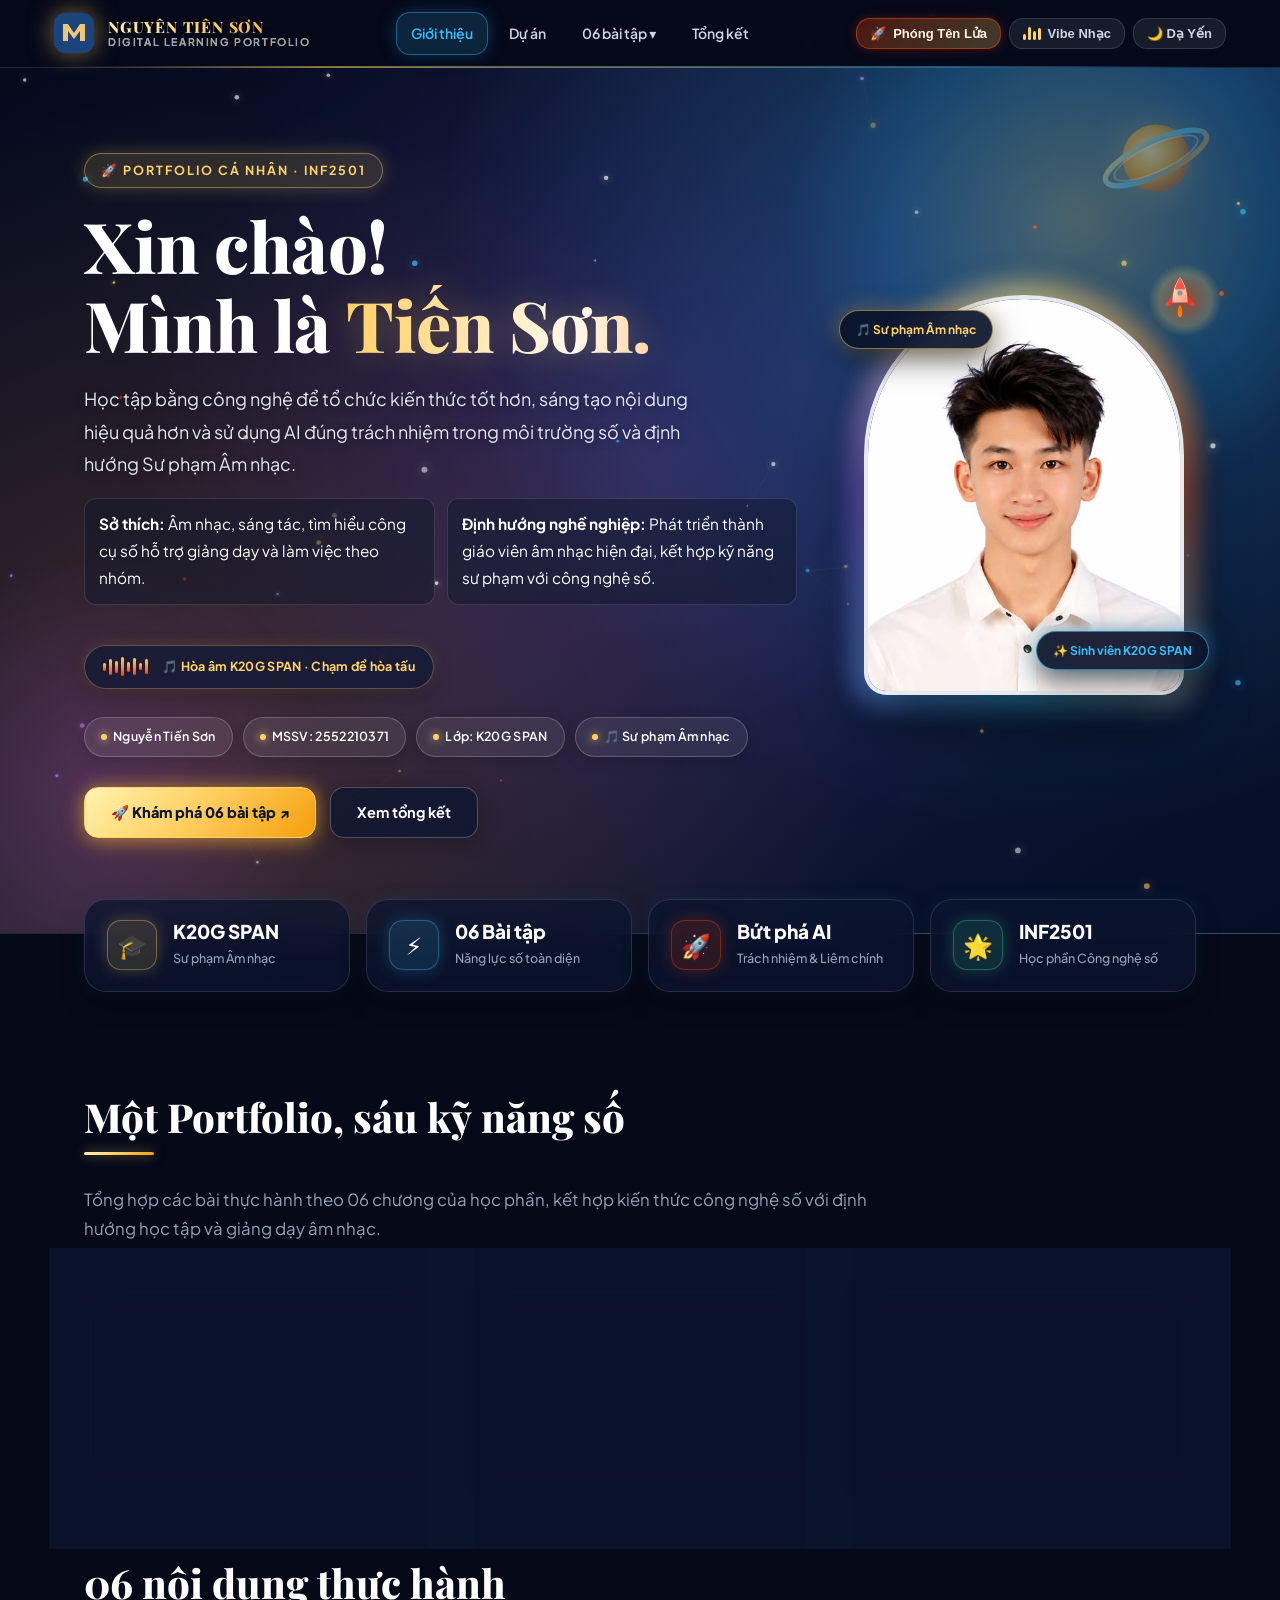
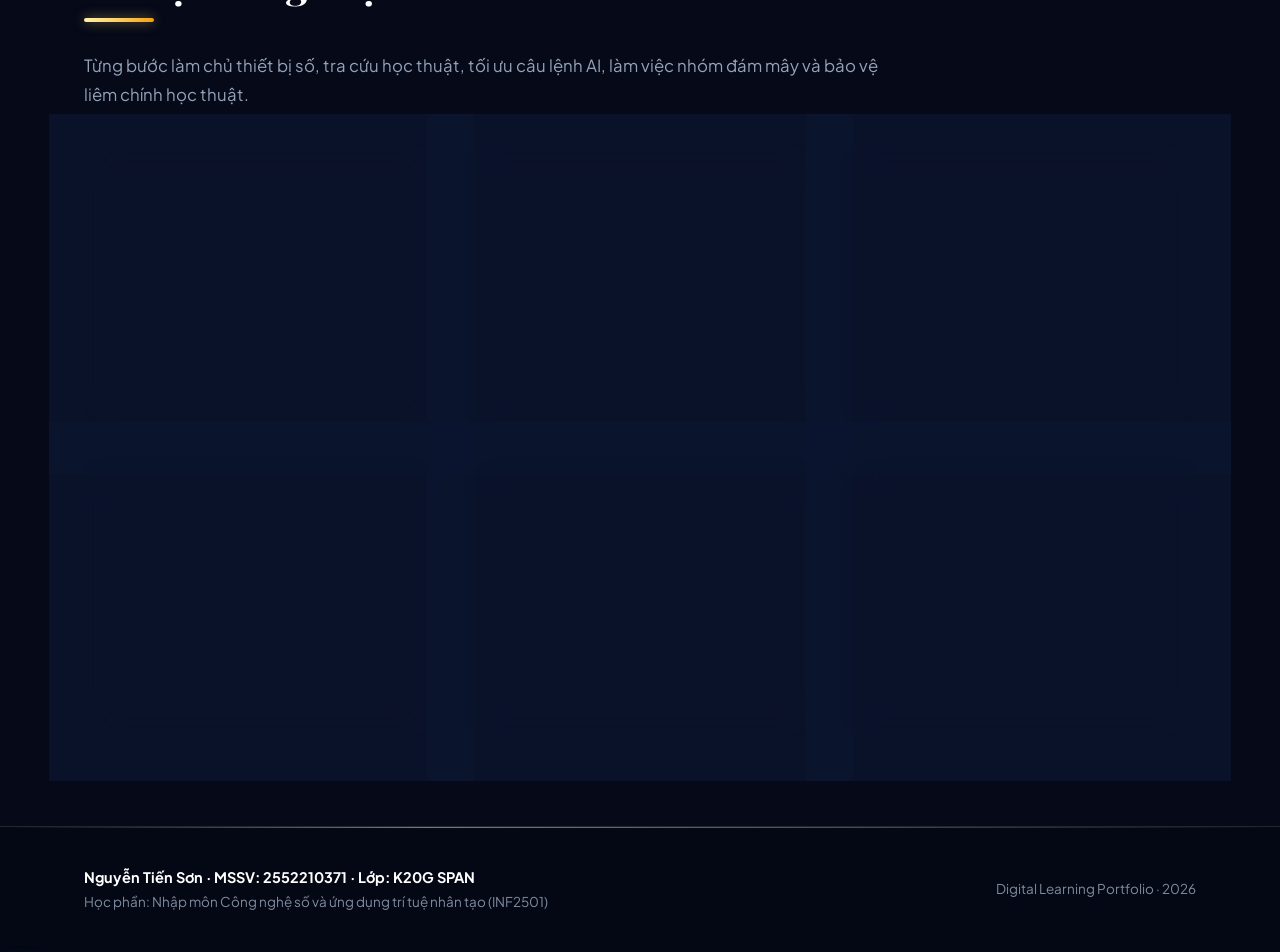
<file: index.html>
<!doctype html>
<html lang="vi" data-theme="dark">
<head>
  <meta charset="UTF-8">
  <meta name="viewport" content="width=device-width, initial-scale=1">
  <meta name="description" content="Portfolio học phần Nhập môn Công nghệ số và ứng dụng trí tuệ nhân tạo của Nguyễn Tiến Sơn, K20G SPAN.">
  <title>Giới thiệu - About Me | Nguyễn Tiến Sơn</title>
  <link rel="stylesheet" href="assets/style.css">
</head>
<body>
  <!-- Ambient Glow Backgrounds -->
  <div class="ambient-glow ambient-glow-1"></div>
  <div class="ambient-glow ambient-glow-2"></div>

  <!-- Header Navigation -->
  <header>
    <nav class="nav">
      <a class="brand" href="index.html">
        <svg viewBox="0 0 40 40" fill="none" aria-hidden="true">
          <rect width="40" height="40" rx="11" fill="#1B437C"/>
          <path d="M9 28V11h5l6 9 6-9h5v17h-5V18l-6 8-6-8v10H9z" fill="#F1C577"/>
        </svg>
        <span>NGUYỄN TIẾN SƠN<br><small>Digital learning portfolio</small></span>
      </a>
      <div class="menu">
        <a href="index.html" class="current">Giới thiệu</a>
        <a href="projects.html" class="">Dự án</a>
        <details class="">
          <summary>06 bài tập ▾</summary>
          <div class="dropdown">
            <a href="bai1.html">Bài 1 · Quản lý tệp tin</a>
            <a href="bai2.html">Bài 2 · Đánh giá nguồn học thuật</a>
            <a href="bai3.html">Bài 3 · Viết prompt hiệu quả</a>
            <a href="bai4.html">Bài 4 · Hợp tác trực tuyến</a>
            <a href="bai5.html">Bài 5 · Sáng tạo nội dung với AI</a>
            <a href="bai6.html">Bài 6 · Sử dụng AI có trách nhiệm</a>
          </div>
        </details>
        <a href="conclusion.html" class="">Tổng kết</a>
      </div>
    </nav>
  </header>

  <!-- Hero Section -->
  <main>
    <section class="hero">
      <!-- Decorative Saturn Planet -->
      <div class="cosmic-saturn">
        <svg viewBox="0 0 100 100" fill="none" xmlns="http://www.w3.org/2000/svg">
          <circle cx="50" cy="50" r="28" fill="url(#saturnGrad)" filter="drop-shadow(0 0 15px rgba(255, 209, 102, 0.4))" />
          <ellipse cx="50" cy="50" rx="46" ry="14" stroke="url(#ringGrad)" stroke-width="4.5" transform="rotate(-25 50 50)" />
          <ellipse cx="50" cy="50" rx="38" ry="11" stroke="rgba(255, 255, 255, 0.4)" stroke-width="1.5" transform="rotate(-25 50 50)" />
          <defs>
            <radialGradient id="saturnGrad" cx="40%" cy="40%" r="60%">
              <stop offset="0%" stop-color="#ffe699" />
              <stop offset="60%" stop-color="#f59e0b" />
              <stop offset="100%" stop-color="#b45309" />
            </radialGradient>
            <linearGradient id="ringGrad" x1="0" y1="0" x2="1" y2="1">
              <stop offset="0%" stop-color="#ffd166" />
              <stop offset="50%" stop-color="#38bdf8" />
              <stop offset="100%" stop-color="#ff7b00" />
            </linearGradient>
          </defs>
        </svg>
      </div>

      <div class="wrap">
        <div>
          <div class="eyebrow">🚀 Portfolio cá nhân · INF2501</div>
          <h1>Xin chào!<br>Mình là <span>Tiến Sơn.</span></h1>
          <p>Học tập bằng công nghệ để tổ chức kiến thức tốt hơn, sáng tạo nội dung hiệu quả hơn và sử dụng AI đúng trách nhiệm trong môi trường số và định hướng Sư phạm Âm nhạc.</p>

          <div style="display:grid; grid-template-columns: repeat(2, minmax(0, 1fr)); gap: 12px; margin: 18px 0 22px; font-size: 0.96rem;">
            <div style="padding: 12px 14px; border: 1px solid var(--line); border-radius: 12px; background: rgba(15, 23, 42, 0.48);">
              <strong>Sở thích:</strong> Âm nhạc, sáng tác, tìm hiểu công cụ số hỗ trợ giảng dạy và làm việc theo nhóm.
            </div>
            <div style="padding: 12px 14px; border: 1px solid var(--line); border-radius: 12px; background: rgba(15, 23, 42, 0.48);">
              <strong>Định hướng nghề nghiệp:</strong> Phát triển thành giáo viên âm nhạc hiện đại, kết hợp kỹ năng sư phạm với công nghệ số.
            </div>
          </div>

          <!-- Interactive Live Symphony Waveform -->
          <div class="hero-waveform-card" title="Nhấn để phát hòa âm Sư phạm Âm nhạc!">
            <div class="waveform-bars">
              <span class="wave-bar"></span>
              <span class="wave-bar"></span>
              <span class="wave-bar"></span>
              <span class="wave-bar"></span>
              <span class="wave-bar"></span>
              <span class="wave-bar"></span>
              <span class="wave-bar"></span>
              <span class="wave-bar"></span>
            </div>
            <span class="waveform-label">🎵 Hòa âm K20G SPAN · Chạm để hòa tấu</span>
          </div>

          <div class="pills">
            <span class="pill">Nguyễn Tiến Sơn</span>
            <span class="pill">MSSV: 2552210371</span>
            <span class="pill">Lớp: K20G SPAN</span>
            <span class="pill">🎵 Sư phạm Âm nhạc</span>
          </div>
          <div class="actions">
            <a class="btn gold" href="projects.html">🚀 Khám phá 06 bài tập ↗</a>
            <a class="btn" href="conclusion.html">Xem tổng kết</a>
          </div>
        </div>

        <div class="hero-photo-wrapper">
          <img class="hero-photo" src="assets/anh-nguyen-tien-son.png" onerror="this.src='assets/anh-nguyen-tien-son.jpg'" alt="Ảnh chân dung sinh viên Nguyễn Tiến Sơn">
          <!-- Interactive Orbiting Space Rocket -->
          <div class="hero-orbit-rocket" title="Nhấn vào tên lửa để phóng bứt phá!"></div>
          <div class="floating-badge badge-top">🎵 Sư phạm Âm nhạc</div>
          <div class="floating-badge badge-bottom">✨ Sinh viên K20G SPAN</div>
        </div>
      </div>
    </section>

    <!-- Stat Highlight Strip (3D Tilt Cards) -->
    <div class="wrap">
      <div class="stats-strip">
        <div class="stat-item">
          <div class="stat-icon">🎓</div>
          <div class="stat-content">
            <strong>K20G SPAN</strong>
            <span>Sư phạm Âm nhạc</span>
          </div>
        </div>
        <div class="stat-item">
          <div class="stat-icon">⚡</div>
          <div class="stat-content">
            <strong>06 Bài tập</strong>
            <span>Năng lực số toàn diện</span>
          </div>
        </div>
        <div class="stat-item">
          <div class="stat-icon">🚀</div>
          <div class="stat-content">
            <strong>Bứt phá AI</strong>
            <span>Trách nhiệm & Liêm chính</span>
          </div>
        </div>
        <div class="stat-item">
          <div class="stat-icon">🌟</div>
          <div class="stat-content">
            <strong>INF2501</strong>
            <span>Học phần Công nghệ số</span>
          </div>
        </div>
      </div>
    </div>

    <!-- Main Section -->
    <section class="main">
      <div class="wrap">
        <h2 class="section-title">Một Portfolio, sáu kỹ năng số</h2>
        <p class="section-intro">Tổng hợp các bài thực hành theo 06 chương của học phần, kết hợp kiến thức công nghệ số với định hướng học tập và giảng dạy âm nhạc.</p>
        
        <div class="grid">
          <article class="card">
            <div class="tag">01 · Giới thiệu</div>
            <h2>Về bản thân</h2>
            <p>Mình là Nguyễn Tiến Sơn, sinh viên lớp K20G SPAN, định hướng ngành Sư phạm Âm nhạc. Mình quan tâm đến việc kết hợp âm nhạc, phương pháp giảng dạy và các công cụ số.</p>
          </article>
          <article class="card">
            <div class="tag">02 · Mục tiêu học tập</div>
            <h2>Học để ứng dụng</h2>
            <p>Biết tổ chức học liệu khoa học, tìm kiếm nguồn đáng tin cậy, viết yêu cầu rõ ràng cho AI, cộng tác hiệu quả và tôn trọng bản quyền.</p>
          </article>
          <article class="card">
            <div class="tag">03 · Mục tiêu Portfolio</div>
            <h2>Lưu trữ và chia sẻ</h2>
            <p>Xây dựng nơi tập hợp những sản phẩm học tập có thể truy cập dễ dàng, giúp tự đánh giá tiến bộ và phát triển hồ sơ năng lực cá nhân.</p>
          </article>
        </div>

        <section style="margin-top:55px">
          <h2 class="section-title">06 nội dung thực hành</h2>
          <p class="section-intro">Từng bước làm chủ thiết bị số, tra cứu học thuật, tối ưu câu lệnh AI, làm việc nhóm đám mây và bảo vệ liêm chính học thuật.</p>
          
          <div class="grid">
            <article class="card">
              <div class="n">01</div>
              <div class="tag">Chương 1 · Máy tính và các thiết bị ngoại vi</div>
              <h3>Quản lý tệp tin</h3>
              <p>Thao tác cơ bản với tệp tin và thư mục, thiết lập cây lưu trữ học phần khoa học và sao lưu an toàn.</p>
              <div class="foot"><a href="bai1.html">Xem chi tiết →</a></div>
            </article>

            <article class="card">
              <div class="n">02</div>
              <div class="tag">Chương 2 · Khai thác dữ liệu và thông tin</div>
              <h3>Đánh giá nguồn học thuật</h3>
              <p>Tìm kiếm và đánh giá thông tin học thuật bằng toán tử nâng cao, đối chiếu tài liệu chuẩn quốc tế.</p>
              <div class="foot"><a href="bai2.html">Xem chi tiết →</a></div>
            </article>

            <article class="card">
              <div class="n">03</div>
              <div class="tag">Chương 3 · Tổng quan về trí tuệ nhân tạo</div>
              <h3>Viết prompt hiệu quả</h3>
              <p>Viết Prompt hiệu quả cho các tác vụ học tập, xác định rõ vai trò, bối cảnh, tiêu chí và định dạng.</p>
              <div class="foot"><a href="bai3.html">Xem chi tiết →</a></div>
            </article>

            <article class="card">
              <div class="n">04</div>
              <div class="tag">Chương 4 · Giao tiếp và hợp tác trong môi trường số</div>
              <h3>Hợp tác trực tuyến</h3>
              <p>Sử dụng công cụ hợp tác trực tuyến cho dự án nhóm, phân bổ trách nhiệm và quản lý tiến độ khoa học.</p>
              <div class="foot"><a href="bai4.html">Xem chi tiết →</a></div>
            </article>

            <article class="card">
              <div class="n">05</div>
              <div class="tag">Chương 5 · Sáng tạo nội dung số</div>
              <h3>Sáng tạo nội dung với AI</h3>
              <p>Sử dụng AI tạo sinh để hỗ trợ sáng tạo nội dung, xuất bản bài viết số với thông điệp học tập chủ động.</p>
              <div class="foot"><a href="bai5.html">Xem chi tiết →</a></div>
            </article>

            <article class="card">
              <div class="n">06</div>
              <div class="tag">Chương 6 · An toàn và liêm chính học thuật</div>
              <h3>Sử dụng AI có trách nhiệm</h3>
              <p>Sử dụng AI có trách nhiệm trong học tập và nghiên cứu, thiết lập bộ 08 nguyên tắc chuẩn mực.</p>
              <div class="foot"><a href="bai6.html">Xem chi tiết →</a></div>
            </article>
          </div>
        </section>
      </div>
    </section>
  </main>

  <!-- Footer -->
  <footer>
    <div class="wrap">
      <div>
        <strong>Nguyễn Tiến Sơn · MSSV: 2552210371 · Lớp: K20G SPAN</strong><br>
        <span class="footer-note">Học phần: Nhập môn Công nghệ số và ứng dụng trí tuệ nhân tạo (INF2501)</span>
      </div>
      <div class="footer-note">Digital Learning Portfolio · 2026</div>
    </div>
  </footer>

  <script src="assets/app.js"></script>
</body>
</html>
</file>
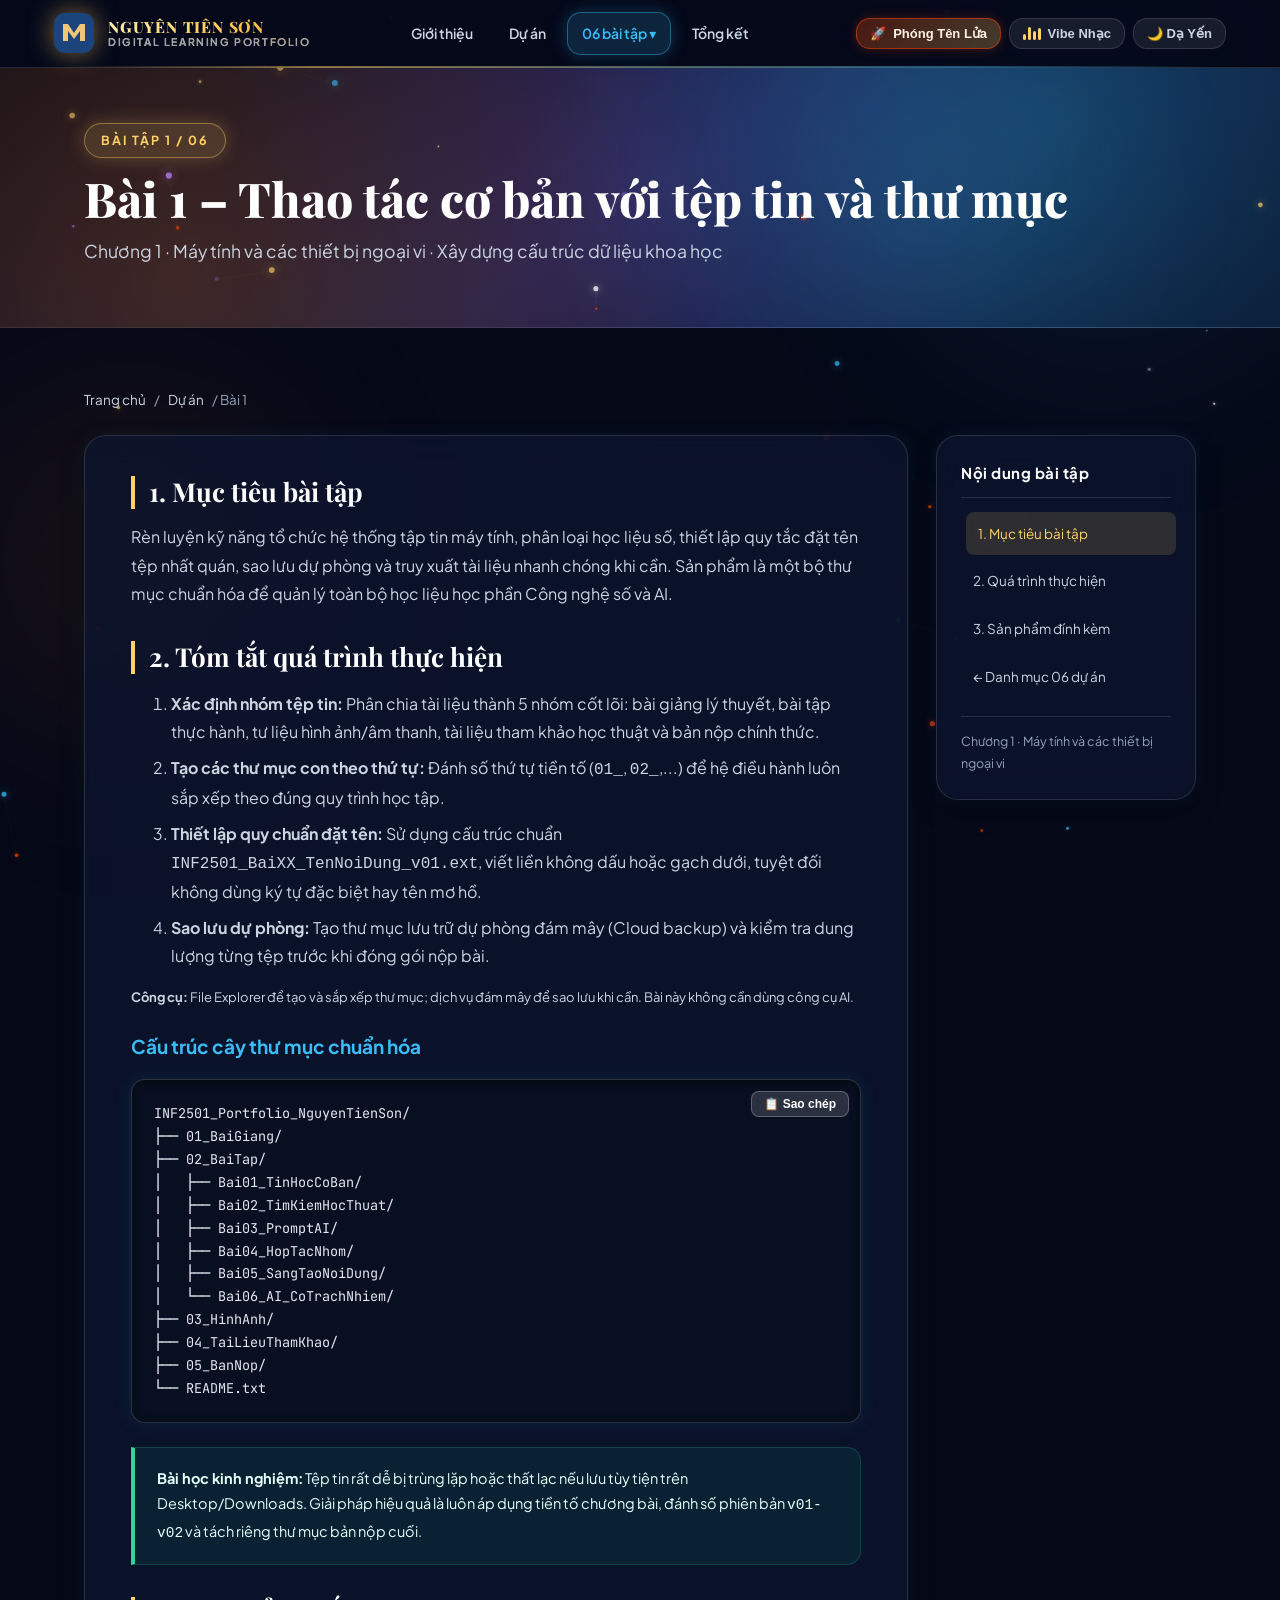
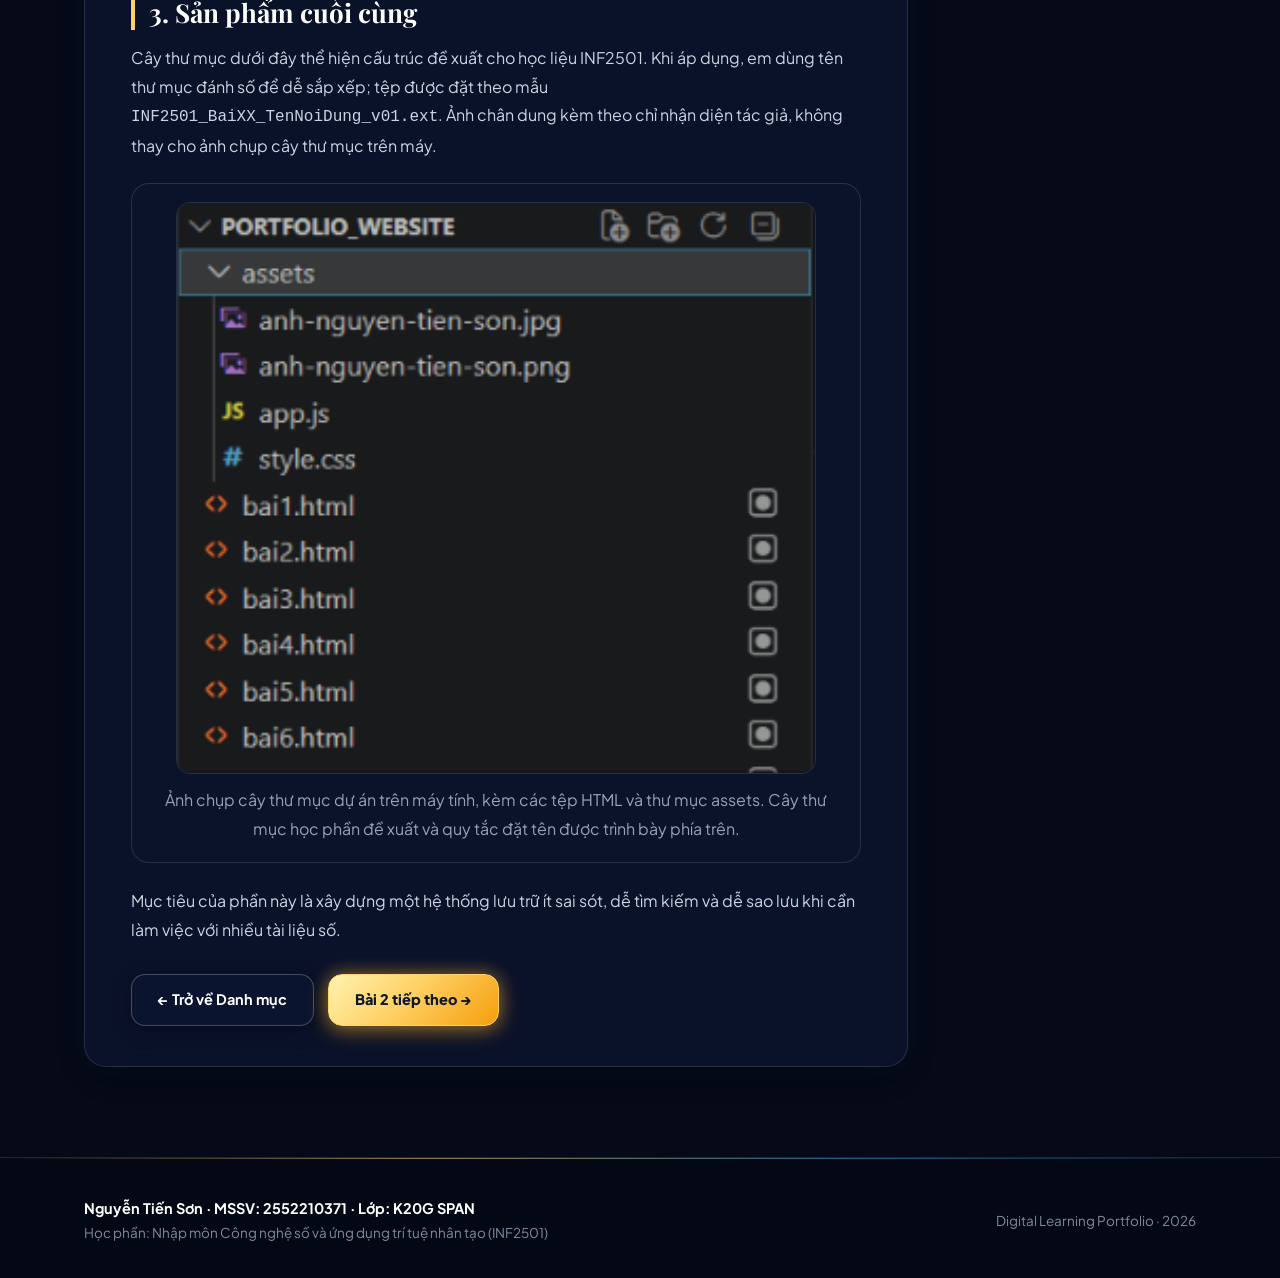
<file: bai1.html>
<!doctype html>
<html lang="vi" data-theme="dark">
<head>
  <meta charset="UTF-8">
  <meta name="viewport" content="width=device-width, initial-scale=1">
  <meta name="description" content="Portfolio học phần Nhập môn Công nghệ số và ứng dụng trí tuệ nhân tạo của Nguyễn Tiến Sơn, K20G SPAN.">
  <title>Bài 1 – Thao tác cơ bản với tệp tin và thư mục | Nguyễn Tiến Sơn</title>
  <link rel="stylesheet" href="assets/style.css">
</head>
<body>
  <!-- Ambient Glow Backgrounds -->
  <div class="ambient-glow ambient-glow-1"></div>
  <div class="ambient-glow ambient-glow-2"></div>

  <!-- Header Navigation -->
  <header>
    <nav class="nav">
      <a class="brand" href="index.html">
        <svg viewBox="0 0 40 40" fill="none" aria-hidden="true">
          <rect width="40" height="40" rx="11" fill="#1B437C"/>
          <path d="M9 28V11h5l6 9 6-9h5v17h-5V18l-6 8-6-8v10H9z" fill="#F1C577"/>
        </svg>
        <span>NGUYỄN TIẾN SƠN<br><small>Digital learning portfolio</small></span>
      </a>
      <div class="menu">
        <a href="index.html" class="">Giới thiệu</a>
        <a href="projects.html" class="">Dự án</a>
        <details class="current">
          <summary>06 bài tập ▾</summary>
          <div class="dropdown">
            <a href="bai1.html">Bài 1 · Quản lý tệp tin</a>
            <a href="bai2.html">Bài 2 · Đánh giá nguồn học thuật</a>
            <a href="bai3.html">Bài 3 · Viết prompt hiệu quả</a>
            <a href="bai4.html">Bài 4 · Hợp tác trực tuyến</a>
            <a href="bai5.html">Bài 5 · Sáng tạo nội dung với AI</a>
            <a href="bai6.html">Bài 6 · Sử dụng AI có trách nhiệm</a>
          </div>
        </details>
        <a href="conclusion.html" class="">Tổng kết</a>
      </div>
    </nav>
  </header>

  <main>
    <!-- Page Header -->
    <section class="pagehead">
      <div class="wrap">
        <div class="eyebrow">Bài tập 1 / 06</div>
        <h1>Bài 1 – Thao tác cơ bản với tệp tin và thư mục</h1>
        <p>Chương 1 · Máy tính và các thiết bị ngoại vi · Xây dựng cấu trúc dữ liệu khoa học</p>
      </div>
    </section>

    <!-- Main Content -->
    <section class="main">
      <div class="wrap">
        <div class="crumb">
          <a href="index.html">Trang chủ</a> / <a href="projects.html">Dự án</a> / Bài 1
        </div>
        
        <div class="content-shell">
          <article class="content">
            <h2 id="muctieu">1. Mục tiêu bài tập</h2>
            <p>Rèn luyện kỹ năng tổ chức hệ thống tập tin máy tính, phân loại học liệu số, thiết lập quy tắc đặt tên tệp nhất quán, sao lưu dự phòng và truy xuất tài liệu nhanh chóng khi cần. Sản phẩm là một bộ thư mục chuẩn hóa để quản lý toàn bộ học liệu học phần Công nghệ số và AI.</p>

            <h2 id="quatrinh">2. Tóm tắt quá trình thực hiện</h2>
            <ol>
              <li><strong>Xác định nhóm tệp tin:</strong> Phân chia tài liệu thành 5 nhóm cốt lõi: bài giảng lý thuyết, bài tập thực hành, tư liệu hình ảnh/âm thanh, tài liệu tham khảo học thuật và bản nộp chính thức.</li>
              <li><strong>Tạo các thư mục con theo thứ tự:</strong> Đánh số thứ tự tiền tố (<code>01_</code>, <code>02_</code>,...) để hệ điều hành luôn sắp xếp theo đúng quy trình học tập.</li>
              <li><strong>Thiết lập quy chuẩn đặt tên:</strong> Sử dụng cấu trúc chuẩn <code>INF2501_BaiXX_TenNoiDung_v01.ext</code>, viết liền không dấu hoặc gạch dưới, tuyệt đối không dùng ký tự đặc biệt hay tên mơ hồ.</li>
              <li><strong>Sao lưu dự phòng:</strong> Tạo thư mục lưu trữ dự phòng đám mây (Cloud backup) và kiểm tra dung lượng từng tệp trước khi đóng gói nộp bài.</li>
            </ol>
            <p class="small"><strong>Công cụ:</strong> File Explorer để tạo và sắp xếp thư mục; dịch vụ đám mây để sao lưu khi cần. Bài này không cần dùng công cụ AI.</p>

            <h3>Cấu trúc cây thư mục chuẩn hóa</h3>
            <pre>INF2501_Portfolio_NguyenTienSon/
├── 01_BaiGiang/
├── 02_BaiTap/
│   ├── Bai01_TinHocCoBan/
│   ├── Bai02_TimKiemHocThuat/
│   ├── Bai03_PromptAI/
│   ├── Bai04_HopTacNhom/
│   ├── Bai05_SangTaoNoiDung/
│   └── Bai06_AI_CoTrachNhiem/
├── 03_HinhAnh/
├── 04_TaiLieuThamKhao/
├── 05_BanNop/
└── README.txt</pre>

            <div class="note">
              <strong>Bài học kinh nghiệm:</strong> Tệp tin rất dễ bị trùng lặp hoặc thất lạc nếu lưu tùy tiện trên Desktop/Downloads. Giải pháp hiệu quả là luôn áp dụng tiền tố chương bài, đánh số phiên bản <code>v01-v02</code> và tách riêng thư mục bản nộp cuối.
            </div>

            <h2 id="sanpham">3. Sản phẩm cuối cùng</h2>
            <p>Cây thư mục dưới đây thể hiện cấu trúc đề xuất cho học liệu INF2501. Khi áp dụng, em dùng tên thư mục đánh số để dễ sắp xếp; tệp được đặt theo mẫu <code>INF2501_BaiXX_TenNoiDung_v01.ext</code>. Ảnh chân dung kèm theo chỉ nhận diện tác giả, không thay cho ảnh chụp cây thư mục trên máy.</p>

            <div style="margin: 22px 0; padding: 18px; border: 1px solid var(--line); border-radius: 18px; background: rgba(15, 23, 42, 0.45);">
              <img src="assets/image.png" alt="Ảnh chụp cây thư mục và các tệp trong dự án Portfolio_Website" style="width: 100%; max-width: 640px; display: block; margin: 0 auto 12px; border-radius: 14px; border: 1px solid rgba(255,255,255,0.12);">
              <p style="margin: 0; text-align: center; color: var(--text-muted);">Ảnh chụp cây thư mục dự án trên máy tính, kèm các tệp HTML và thư mục assets. Cây thư mục học phần đề xuất và quy tắc đặt tên được trình bày phía trên.</p>
            </div>

            <p style="margin: 24px 0;">Mục tiêu của phần này là xây dựng một hệ thống lưu trữ ít sai sót, dễ tìm kiếm và dễ sao lưu khi cần làm việc với nhiều tài liệu số.</p>

            <div class="actions">
              <a class="btn" href="projects.html">← Trở về Danh mục</a>
              <a class="btn gold" href="bai2.html">Bài 2 tiếp theo →</a>
            </div>
          </article>

          <!-- Sticky Sidebar -->
          <aside class="side">
            <strong>Nội dung bài tập</strong>
            <a href="#muctieu">1. Mục tiêu bài tập</a>
            <a href="#quatrinh">2. Quá trình thực hiện</a>
            <a href="#sanpham">3. Sản phẩm đính kèm</a>
            <a href="projects.html">← Danh mục 06 dự án</a>
            <div style="margin-top:18px; padding-top:14px; border-top:1px solid var(--line); color:var(--text-muted); font-size:12.5px;">
              Chương 1 · Máy tính và các thiết bị ngoại vi
            </div>
          </aside>
        </div>
      </div>
    </section>
  </main>

  <!-- Footer -->
  <footer>
    <div class="wrap">
      <div>
        <strong>Nguyễn Tiến Sơn · MSSV: 2552210371 · Lớp: K20G SPAN</strong><br>
        <span class="footer-note">Học phần: Nhập môn Công nghệ số và ứng dụng trí tuệ nhân tạo (INF2501)</span>
      </div>
      <div class="footer-note">Digital Learning Portfolio · 2026</div>
    </div>
  </footer>

  <script src="assets/app.js"></script>
</body>
</html>
</file>
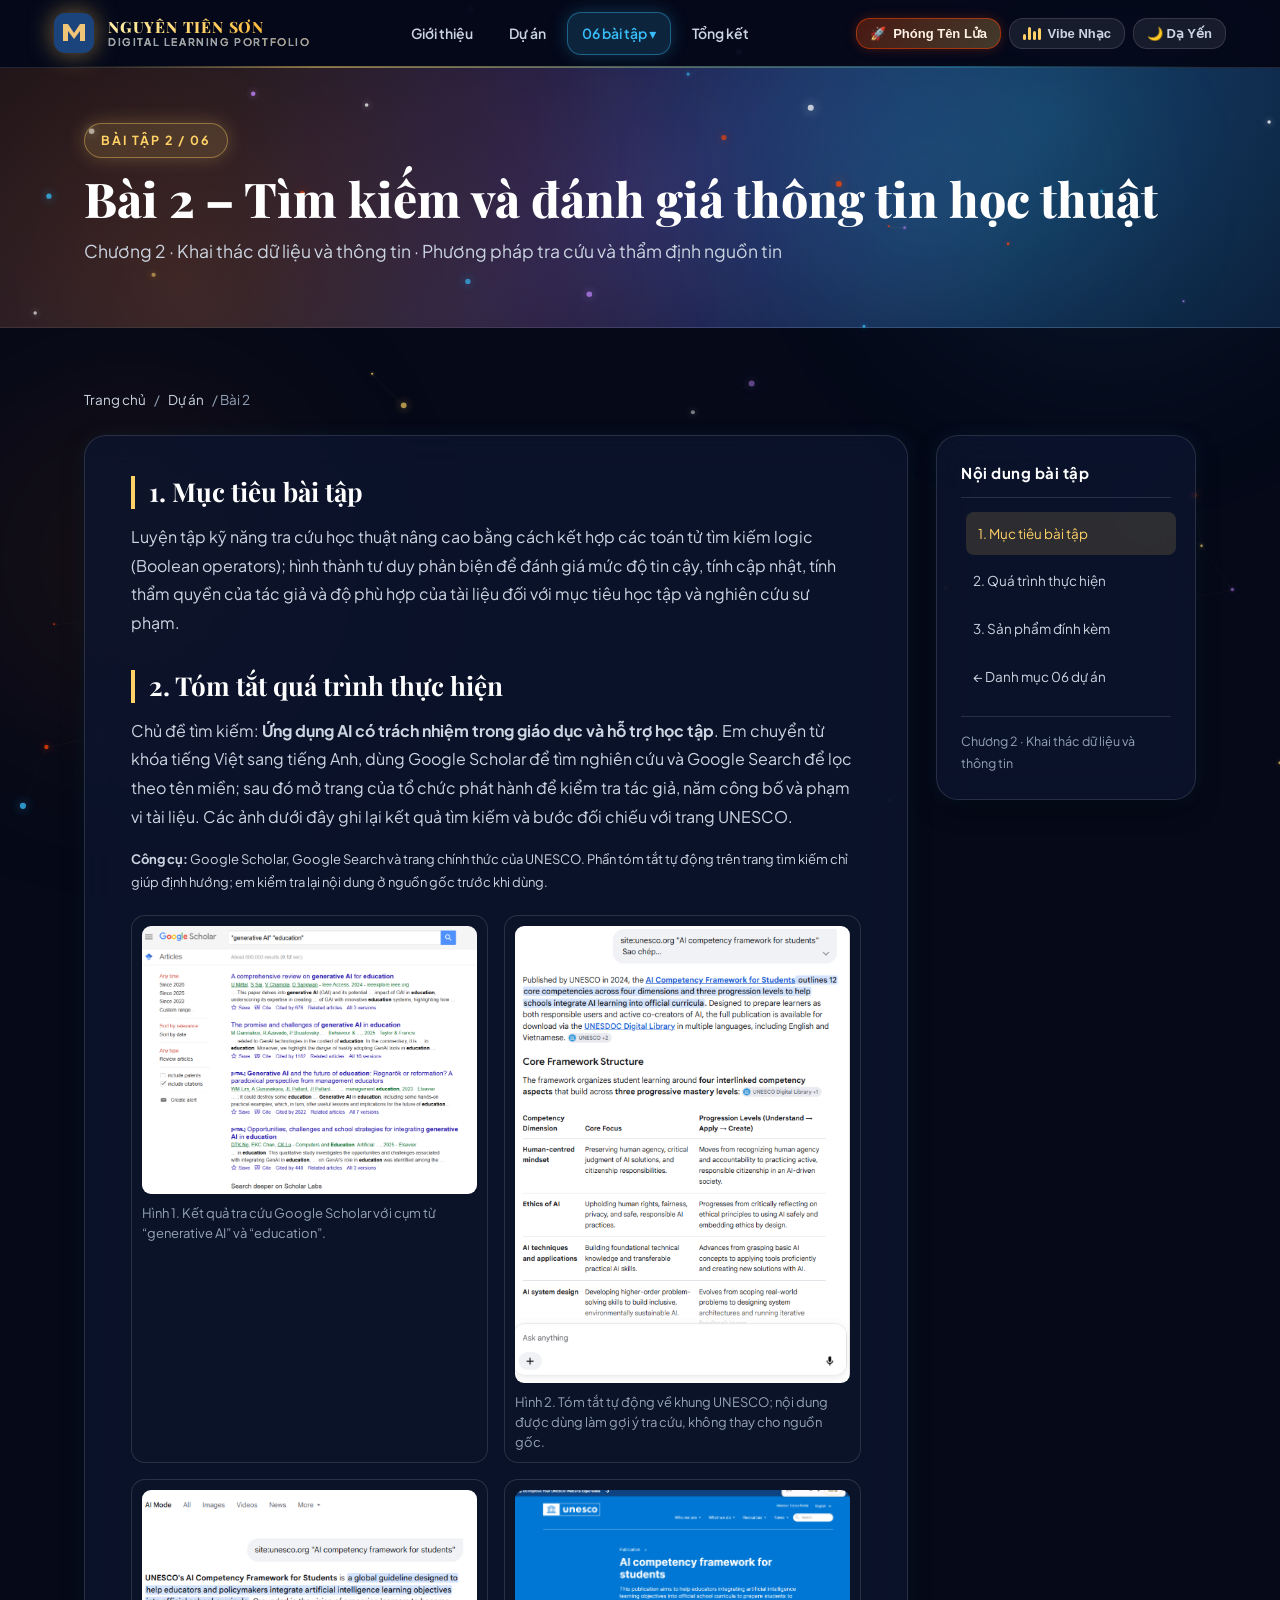
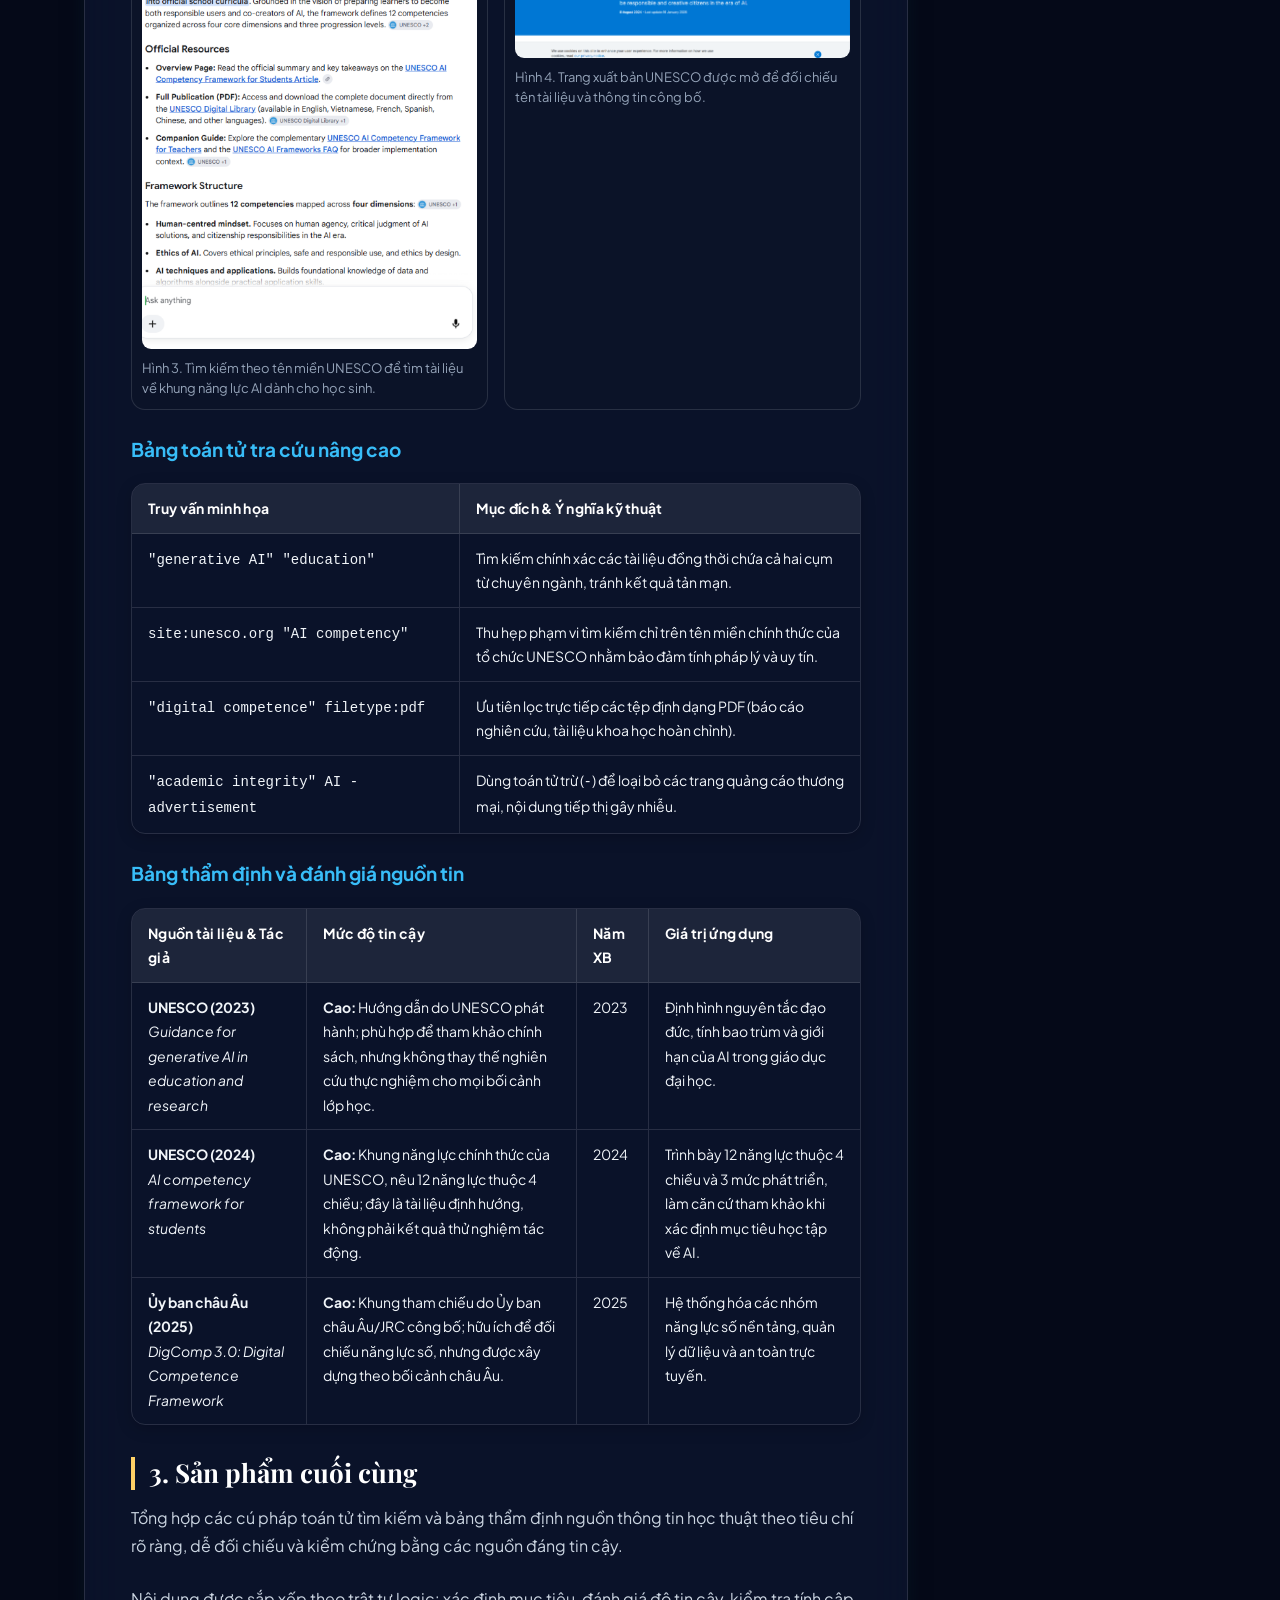
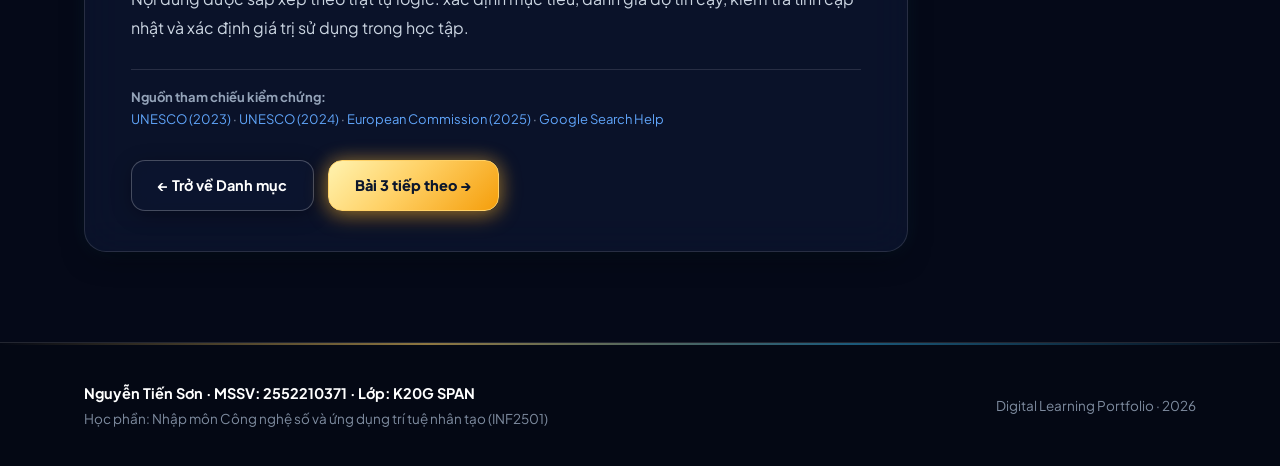
<file: bai2.html>
<!doctype html>
<html lang="vi" data-theme="dark">
<head>
  <meta charset="UTF-8">
  <meta name="viewport" content="width=device-width, initial-scale=1">
  <meta name="description" content="Portfolio học phần Nhập môn Công nghệ số và ứng dụng trí tuệ nhân tạo của Nguyễn Tiến Sơn, K20G SPAN.">
  <title>Bài 2 – Tìm kiếm và đánh giá thông tin học thuật | Nguyễn Tiến Sơn</title>
  <link rel="stylesheet" href="assets/style.css">
</head>
<body>
  <!-- Ambient Glow Backgrounds -->
  <div class="ambient-glow ambient-glow-1"></div>
  <div class="ambient-glow ambient-glow-2"></div>

  <!-- Header Navigation -->
  <header>
    <nav class="nav">
      <a class="brand" href="index.html">
        <svg viewBox="0 0 40 40" fill="none" aria-hidden="true">
          <rect width="40" height="40" rx="11" fill="#1B437C"/>
          <path d="M9 28V11h5l6 9 6-9h5v17h-5V18l-6 8-6-8v10H9z" fill="#F1C577"/>
        </svg>
        <span>NGUYỄN TIẾN SƠN<br><small>Digital learning portfolio</small></span>
      </a>
      <div class="menu">
        <a href="index.html" class="">Giới thiệu</a>
        <a href="projects.html" class="">Dự án</a>
        <details class="current">
          <summary>06 bài tập ▾</summary>
          <div class="dropdown">
            <a href="bai1.html">Bài 1 · Quản lý tệp tin</a>
            <a href="bai2.html">Bài 2 · Đánh giá nguồn học thuật</a>
            <a href="bai3.html">Bài 3 · Viết prompt hiệu quả</a>
            <a href="bai4.html">Bài 4 · Hợp tác trực tuyến</a>
            <a href="bai5.html">Bài 5 · Sáng tạo nội dung với AI</a>
            <a href="bai6.html">Bài 6 · Sử dụng AI có trách nhiệm</a>
          </div>
        </details>
        <a href="conclusion.html" class="">Tổng kết</a>
      </div>
    </nav>
  </header>

  <main>
    <!-- Page Header -->
    <section class="pagehead">
      <div class="wrap">
        <div class="eyebrow">Bài tập 2 / 06</div>
        <h1>Bài 2 – Tìm kiếm và đánh giá thông tin học thuật</h1>
        <p>Chương 2 · Khai thác dữ liệu và thông tin · Phương pháp tra cứu và thẩm định nguồn tin</p>
      </div>
    </section>

    <!-- Main Content -->
    <section class="main">
      <div class="wrap">
        <div class="crumb">
          <a href="index.html">Trang chủ</a> / <a href="projects.html">Dự án</a> / Bài 2
        </div>
        
        <div class="content-shell">
          <article class="content">
            <h2 id="muctieu">1. Mục tiêu bài tập</h2>
            <p>Luyện tập kỹ năng tra cứu học thuật nâng cao bằng cách kết hợp các toán tử tìm kiếm logic (Boolean operators); hình thành tư duy phản biện để đánh giá mức độ tin cậy, tính cập nhật, tính thẩm quyền của tác giả và độ phù hợp của tài liệu đối với mục tiêu học tập và nghiên cứu sư phạm.</p>

            <h2 id="quatrinh">2. Tóm tắt quá trình thực hiện</h2>
            <p>Chủ đề tìm kiếm: <strong>Ứng dụng AI có trách nhiệm trong giáo dục và hỗ trợ học tập</strong>. Em chuyển từ khóa tiếng Việt sang tiếng Anh, dùng Google Scholar để tìm nghiên cứu và Google Search để lọc theo tên miền; sau đó mở trang của tổ chức phát hành để kiểm tra tác giả, năm công bố và phạm vi tài liệu. Các ảnh dưới đây ghi lại kết quả tìm kiếm và bước đối chiếu với trang UNESCO.</p>
            <p class="small"><strong>Công cụ:</strong> Google Scholar, Google Search và trang chính thức của UNESCO. Phần tóm tắt tự động trên trang tìm kiếm chỉ giúp định hướng; em kiểm tra lại nội dung ở nguồn gốc trước khi dùng.</p>

            <div class="evidence-gallery" aria-label="Minh chứng tra cứu và đối chiếu nguồn tin">
              <figure><img src="assets/bai2/google-scholar-search.png" alt="Kết quả Google Scholar với truy vấn generative AI education"><figcaption>Hình 1. Kết quả tra cứu Google Scholar với cụm từ “generative AI” và “education”.</figcaption></figure>
              <figure><img src="assets/bai2/unesco-ai-framework-summary.png" alt="Tóm tắt khung năng lực AI UNESCO trong trang tìm kiếm"><figcaption>Hình 2. Tóm tắt tự động về khung UNESCO; nội dung được dùng làm gợi ý tra cứu, không thay cho nguồn gốc.</figcaption></figure>
              <figure><img src="assets/bai2/unesco-framework-search.png" alt="Kết quả tìm kiếm về khung năng lực AI UNESCO"><figcaption>Hình 3. Tìm kiếm theo tên miền UNESCO để tìm tài liệu về khung năng lực AI dành cho học sinh.</figcaption></figure>
              <figure><img src="assets/bai2/unesco-official-page.png" alt="Trang xuất bản chính thức của UNESCO về khung năng lực AI cho học sinh"><figcaption>Hình 4. Trang xuất bản UNESCO được mở để đối chiếu tên tài liệu và thông tin công bố.</figcaption></figure>
            </div>

            <h3>Bảng toán tử tra cứu nâng cao</h3>
            <table>
              <thead>
                <tr>
                  <th style="width: 45%;">Truy vấn minh họa</th>
                  <th>Mục đích & Ý nghĩa kỹ thuật</th>
                </tr>
              </thead>
              <tbody>
                <tr>
                  <td><code>"generative AI" "education"</code></td>
                  <td>Tìm kiếm chính xác các tài liệu đồng thời chứa cả hai cụm từ chuyên ngành, tránh kết quả tản mạn.</td>
                </tr>
                <tr>
                  <td><code>site:unesco.org "AI competency"</code></td>
                  <td>Thu hẹp phạm vi tìm kiếm chỉ trên tên miền chính thức của tổ chức UNESCO nhằm bảo đảm tính pháp lý và uy tín.</td>
                </tr>
                <tr>
                  <td><code>"digital competence" filetype:pdf</code></td>
                  <td>Ưu tiên lọc trực tiếp các tệp định dạng PDF (báo cáo nghiên cứu, tài liệu khoa học hoàn chỉnh).</td>
                </tr>
                <tr>
                  <td><code>"academic integrity" AI -advertisement</code></td>
                  <td>Dùng toán tử trừ (<code>-</code>) để loại bỏ các trang quảng cáo thương mại, nội dung tiếp thị gây nhiễu.</td>
                </tr>
              </tbody>
            </table>

            <h3>Bảng thẩm định và đánh giá nguồn tin</h3>
            <table>
              <thead>
                <tr>
                  <th>Nguồn tài liệu & Tác giả</th>
                  <th>Mức độ tin cậy</th>
                  <th>Năm XB</th>
                  <th>Giá trị ứng dụng</th>
                </tr>
              </thead>
              <tbody>
                <tr>
                  <td><strong>UNESCO (2023)</strong><br><em>Guidance for generative AI in education and research</em></td>
                  <td><strong>Cao:</strong> Hướng dẫn do UNESCO phát hành; phù hợp để tham khảo chính sách, nhưng không thay thế nghiên cứu thực nghiệm cho mọi bối cảnh lớp học.</td>
                  <td>2023</td>
                  <td>Định hình nguyên tắc đạo đức, tính bao trùm và giới hạn của AI trong giáo dục đại học.</td>
                </tr>
                <tr>
                  <td><strong>UNESCO (2024)</strong><br><em>AI competency framework for students</em></td>
                  <td><strong>Cao:</strong> Khung năng lực chính thức của UNESCO, nêu 12 năng lực thuộc 4 chiều; đây là tài liệu định hướng, không phải kết quả thử nghiệm tác động.</td>
                  <td>2024</td>
                  <td>Trình bày 12 năng lực thuộc 4 chiều và 3 mức phát triển, làm căn cứ tham khảo khi xác định mục tiêu học tập về AI.</td>
                </tr>
                <tr>
                  <td><strong>Ủy ban châu Âu (2025)</strong><br><em>DigComp 3.0: Digital Competence Framework</em></td>
                  <td><strong>Cao:</strong> Khung tham chiếu do Ủy ban châu Âu/JRC công bố; hữu ích để đối chiếu năng lực số, nhưng được xây dựng theo bối cảnh châu Âu.</td>
                  <td>2025</td>
                  <td>Hệ thống hóa các nhóm năng lực số nền tảng, quản lý dữ liệu và an toàn trực tuyến.</td>
                </tr>
              </tbody>
            </table>

            <h2 id="sanpham">3. Sản phẩm cuối cùng</h2>
            <p>Tổng hợp các cú pháp toán tử tìm kiếm và bảng thẩm định nguồn thông tin học thuật theo tiêu chí rõ ràng, dễ đối chiếu và kiểm chứng bằng các nguồn đáng tin cậy.</p>

            <p style="margin: 24px 0;">Nội dung được sắp xếp theo trật tự logic: xác định mục tiêu, đánh giá độ tin cậy, kiểm tra tính cập nhật và xác định giá trị sử dụng trong học tập.</p>

            <div class="refs">
              <strong>Nguồn tham chiếu kiểm chứng:</strong><br>
              <a href="https://www.unesco.org/en/articles/guidance-generative-ai-education-and-research" target="_blank" rel="noopener">UNESCO (2023)</a> · 
              <a href="https://www.unesco.org/en/articles/ai-competency-framework-students" target="_blank" rel="noopener">UNESCO (2024)</a> · 
              <a href="https://joint-research-centre.ec.europa.eu/scientific-activities/key-competences-lifelong-learning/digital-competence-framework-digcomp/all-editions-digcomp-and-related-jrc-publications_en" target="_blank" rel="noopener">European Commission (2025)</a> · 
              <a href="https://support.google.com/websearch/answer/2466433" target="_blank" rel="noopener">Google Search Help</a>
            </div>

            <div class="actions">
              <a class="btn" href="projects.html">← Trở về Danh mục</a>
              <a class="btn gold" href="bai3.html">Bài 3 tiếp theo →</a>
            </div>
          </article>

          <!-- Sticky Sidebar -->
          <aside class="side">
            <strong>Nội dung bài tập</strong>
            <a href="#muctieu">1. Mục tiêu bài tập</a>
            <a href="#quatrinh">2. Quá trình thực hiện</a>
            <a href="#sanpham">3. Sản phẩm đính kèm</a>
            <a href="projects.html">← Danh mục 06 dự án</a>
            <div style="margin-top:18px; padding-top:14px; border-top:1px solid var(--line); color:var(--text-muted); font-size:12.5px;">
              Chương 2 · Khai thác dữ liệu và thông tin
            </div>
          </aside>
        </div>
      </div>
    </section>
  </main>

  <!-- Footer -->
  <footer>
    <div class="wrap">
      <div>
        <strong>Nguyễn Tiến Sơn · MSSV: 2552210371 · Lớp: K20G SPAN</strong><br>
        <span class="footer-note">Học phần: Nhập môn Công nghệ số và ứng dụng trí tuệ nhân tạo (INF2501)</span>
      </div>
      <div class="footer-note">Digital Learning Portfolio · 2026</div>
    </div>
  </footer>

  <script src="assets/app.js"></script>
</body>
</html>
</file>
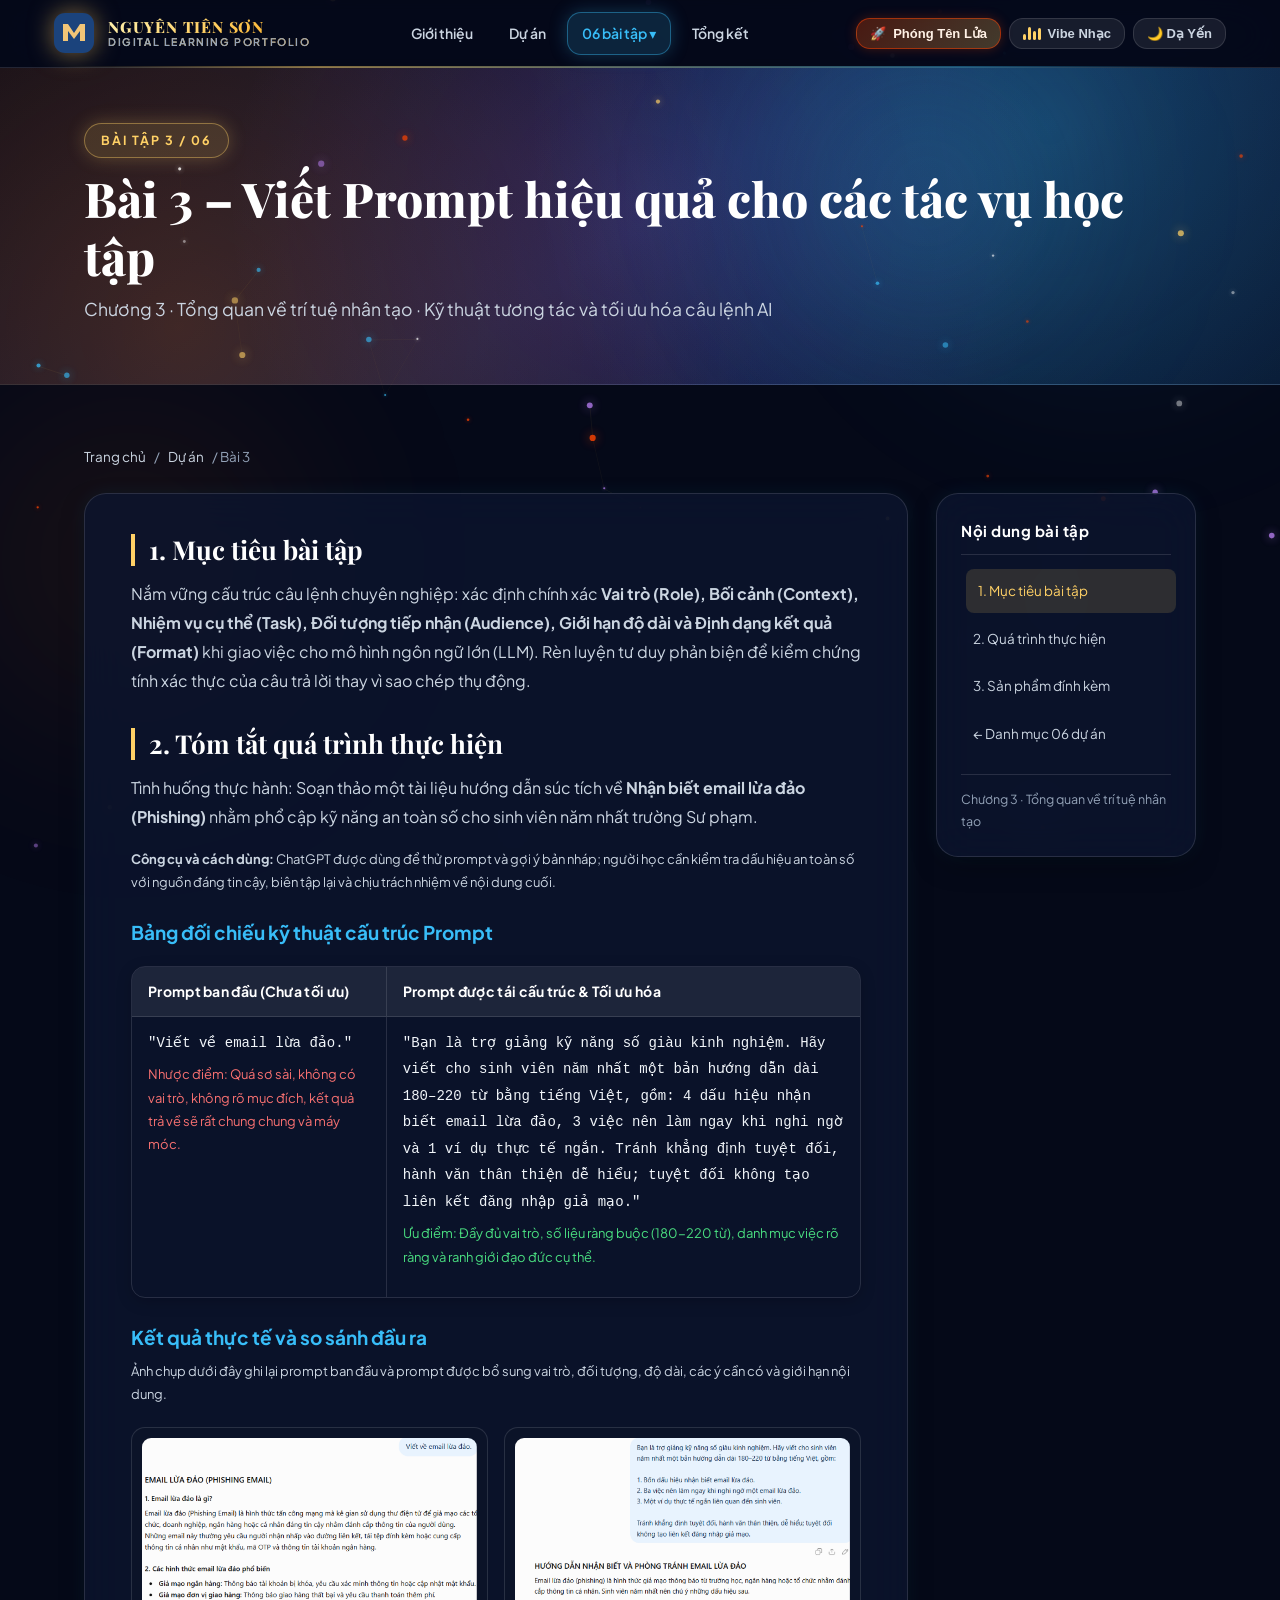
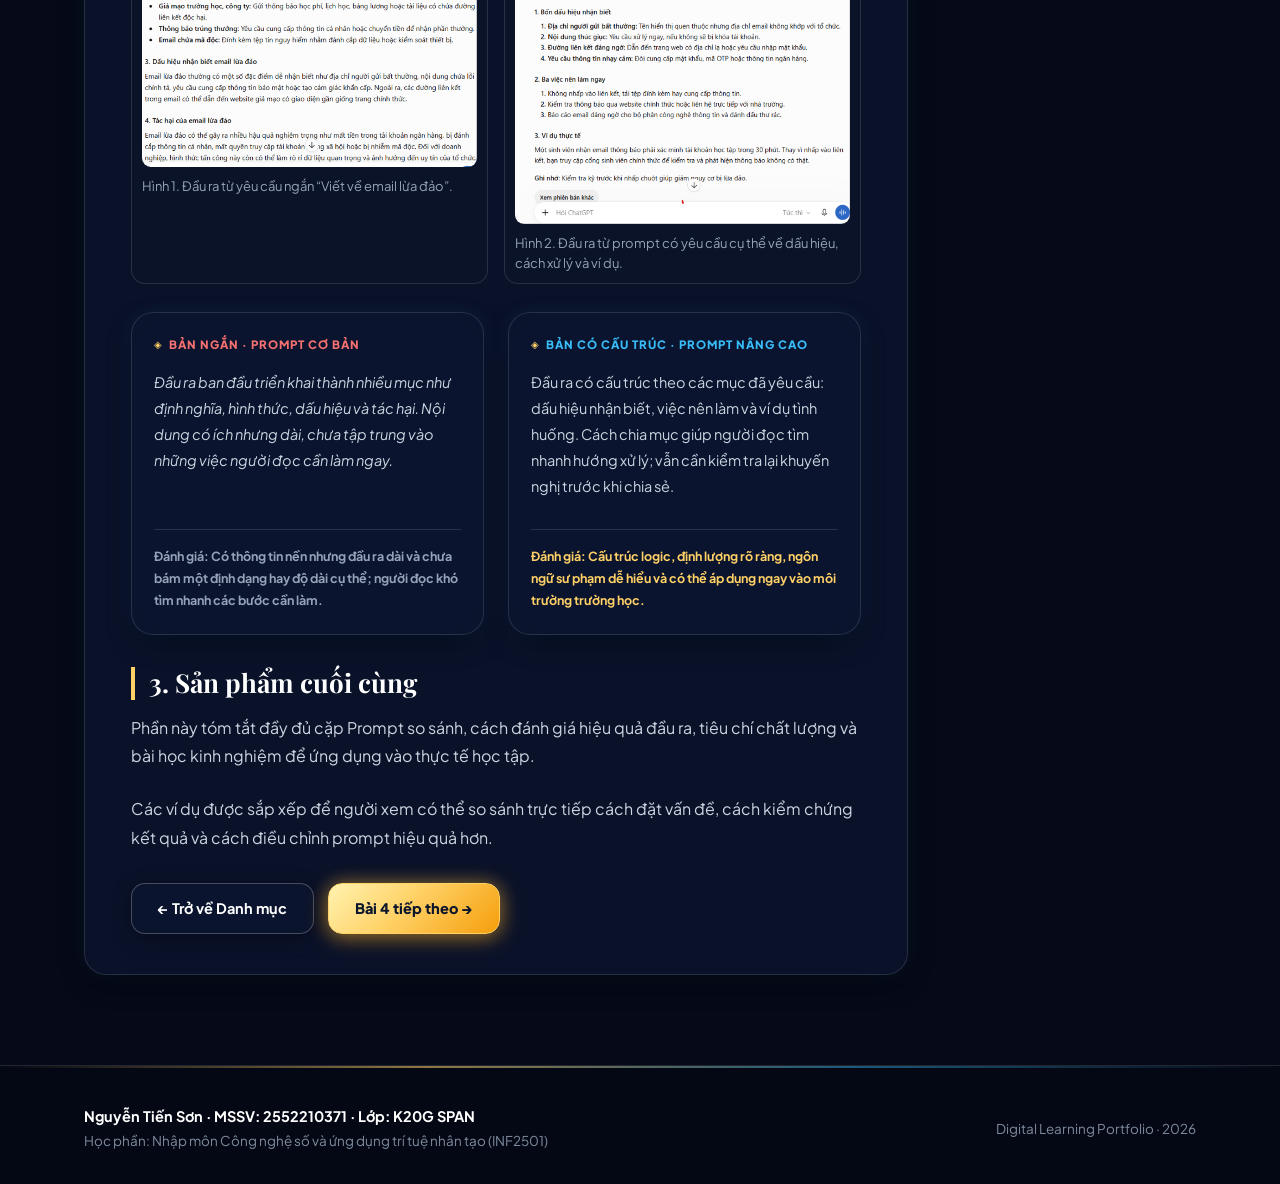
<file: bai3.html>
<!doctype html>
<html lang="vi" data-theme="dark">
<head>
  <meta charset="UTF-8">
  <meta name="viewport" content="width=device-width, initial-scale=1">
  <meta name="description" content="Portfolio học phần Nhập môn Công nghệ số và ứng dụng trí tuệ nhân tạo của Nguyễn Tiến Sơn, K20G SPAN.">
  <title>Bài 3 – Viết Prompt hiệu quả cho các tác vụ học tập | Nguyễn Tiến Sơn</title>
  <link rel="stylesheet" href="assets/style.css">
</head>
<body>
  <!-- Ambient Glow Backgrounds -->
  <div class="ambient-glow ambient-glow-1"></div>
  <div class="ambient-glow ambient-glow-2"></div>

  <!-- Header Navigation -->
  <header>
    <nav class="nav">
      <a class="brand" href="index.html">
        <svg viewBox="0 0 40 40" fill="none" aria-hidden="true">
          <rect width="40" height="40" rx="11" fill="#1B437C"/>
          <path d="M9 28V11h5l6 9 6-9h5v17h-5V18l-6 8-6-8v10H9z" fill="#F1C577"/>
        </svg>
        <span>NGUYỄN TIẾN SƠN<br><small>Digital learning portfolio</small></span>
      </a>
      <div class="menu">
        <a href="index.html" class="">Giới thiệu</a>
        <a href="projects.html" class="">Dự án</a>
        <details class="current">
          <summary>06 bài tập ▾</summary>
          <div class="dropdown">
            <a href="bai1.html">Bài 1 · Quản lý tệp tin</a>
            <a href="bai2.html">Bài 2 · Đánh giá nguồn học thuật</a>
            <a href="bai3.html">Bài 3 · Viết prompt hiệu quả</a>
            <a href="bai4.html">Bài 4 · Hợp tác trực tuyến</a>
            <a href="bai5.html">Bài 5 · Sáng tạo nội dung với AI</a>
            <a href="bai6.html">Bài 6 · Sử dụng AI có trách nhiệm</a>
          </div>
        </details>
        <a href="conclusion.html" class="">Tổng kết</a>
      </div>
    </nav>
  </header>

  <main>
    <!-- Page Header -->
    <section class="pagehead">
      <div class="wrap">
        <div class="eyebrow">Bài tập 3 / 06</div>
        <h1>Bài 3 – Viết Prompt hiệu quả cho các tác vụ học tập</h1>
        <p>Chương 3 · Tổng quan về trí tuệ nhân tạo · Kỹ thuật tương tác và tối ưu hóa câu lệnh AI</p>
      </div>
    </section>

    <!-- Main Content -->
    <section class="main">
      <div class="wrap">
        <div class="crumb">
          <a href="index.html">Trang chủ</a> / <a href="projects.html">Dự án</a> / Bài 3
        </div>
        
        <div class="content-shell">
          <article class="content">
            <h2 id="muctieu">1. Mục tiêu bài tập</h2>
            <p>Nắm vững cấu trúc câu lệnh chuyên nghiệp: xác định chính xác <strong>Vai trò (Role), Bối cảnh (Context), Nhiệm vụ cụ thể (Task), Đối tượng tiếp nhận (Audience), Giới hạn độ dài và Định dạng kết quả (Format)</strong> khi giao việc cho mô hình ngôn ngữ lớn (LLM). Rèn luyện tư duy phản biện để kiểm chứng tính xác thực của câu trả lời thay vì sao chép thụ động.</p>

            <h2 id="quatrinh">2. Tóm tắt quá trình thực hiện</h2>
            <p>Tình huống thực hành: Soạn thảo một tài liệu hướng dẫn súc tích về <strong>Nhận biết email lừa đảo (Phishing)</strong> nhằm phổ cập kỹ năng an toàn số cho sinh viên năm nhất trường Sư phạm.</p>
            <p class="small"><strong>Công cụ và cách dùng:</strong> ChatGPT được dùng để thử prompt và gợi ý bản nháp; người học cần kiểm tra dấu hiệu an toàn số với nguồn đáng tin cậy, biên tập lại và chịu trách nhiệm về nội dung cuối.</p>

            <h3>Bảng đối chiếu kỹ thuật cấu trúc Prompt</h3>
            <table>
              <thead>
                <tr>
                  <th style="width: 35%;">Prompt ban đầu (Chưa tối ưu)</th>
                  <th>Prompt được tái cấu trúc & Tối ưu hóa</th>
                </tr>
              </thead>
              <tbody>
                <tr>
                  <td>
                    <code>"Viết về email lừa đảo."</code>
                    <p class="small" style="margin-top: 8px; color: #f87171;">Nhược điểm: Quá sơ sài, không có vai trò, không rõ mục đích, kết quả trả về sẽ rất chung chung và máy móc.</p>
                  </td>
                  <td>
                    <code>"Bạn là trợ giảng kỹ năng số giàu kinh nghiệm. Hãy viết cho sinh viên năm nhất một bản hướng dẫn dài 180–220 từ bằng tiếng Việt, gồm: 4 dấu hiệu nhận biết email lừa đảo, 3 việc nên làm ngay khi nghi ngờ và 1 ví dụ thực tế ngắn. Tránh khẳng định tuyệt đối, hành văn thân thiện dễ hiểu; tuyệt đối không tạo liên kết đăng nhập giả mạo."</code>
                    <p class="small" style="margin-top: 8px; color: #4ade80;">Ưu điểm: Đầy đủ vai trò, số liệu ràng buộc (180-220 từ), danh mục việc rõ ràng và ranh giới đạo đức cụ thể.</p>
                  </td>
                </tr>
              </tbody>
            </table>

            <h3>Kết quả thực tế và so sánh đầu ra</h3>
            <p class="small">Ảnh chụp dưới đây ghi lại prompt ban đầu và prompt được bổ sung vai trò, đối tượng, độ dài, các ý cần có và giới hạn nội dung.</p>
            <div class="evidence-gallery" aria-label="Ảnh chụp kết quả thực hiện hai prompt">
              <figure><img src="assets/bai3/prompt-basic-output.png" alt="Kết quả ChatGPT khi nhận prompt ngắn về email lừa đảo"><figcaption>Hình 1. Đầu ra từ yêu cầu ngắn “Viết về email lừa đảo”.</figcaption></figure>
              <figure><img src="assets/bai3/prompt-structured-output.png" alt="Kết quả ChatGPT từ prompt có cấu trúc về nhận biết email lừa đảo"><figcaption>Hình 2. Đầu ra từ prompt có yêu cầu cụ thể về dấu hiệu, cách xử lý và ví dụ.</figcaption></figure>
            </div>
            <div class="two">
              <div class="card" style="padding: 22px;">
                <div class="tag" style="color: #f87171;">Bản ngắn · Prompt cơ bản</div>
                <p style="font-style: italic; margin-top: 8px;">Đầu ra ban đầu triển khai thành nhiều mục như định nghĩa, hình thức, dấu hiệu và tác hại. Nội dung có ích nhưng dài, chưa tập trung vào những việc người đọc cần làm ngay.</p>
                <div class="foot" style="margin-top: 14px; font-size: 12.5px; color: var(--text-muted);">
                  <strong>Đánh giá:</strong> Có thông tin nền nhưng đầu ra dài và chưa bám một định dạng hay độ dài cụ thể; người đọc khó tìm nhanh các bước cần làm.
                </div>
              </div>

              <div class="card" style="padding: 22px;">
                <div class="tag" style="color: var(--cyan);">Bản có cấu trúc · Prompt nâng cao</div>
                <p style="margin-top: 8px;">
                  Đầu ra có cấu trúc theo các mục đã yêu cầu: dấu hiệu nhận biết, việc nên làm và ví dụ tình huống. Cách chia mục giúp người đọc tìm nhanh hướng xử lý; vẫn cần kiểm tra lại khuyến nghị trước khi chia sẻ.
                </p>
                <div class="foot" style="margin-top: 14px; font-size: 12.5px; color: var(--gold);">
                  <strong>Đánh giá:</strong> Cấu trúc logic, định lượng rõ ràng, ngôn ngữ sư phạm dễ hiểu và có thể áp dụng ngay vào môi trường trường học.
                </div>
              </div>
            </div>

            <h2 id="sanpham">3. Sản phẩm cuối cùng</h2>
            <p>Phần này tóm tắt đầy đủ cặp Prompt so sánh, cách đánh giá hiệu quả đầu ra, tiêu chí chất lượng và bài học kinh nghiệm để ứng dụng vào thực tế học tập.</p>

            <p style="margin: 24px 0;">Các ví dụ được sắp xếp để người xem có thể so sánh trực tiếp cách đặt vấn đề, cách kiểm chứng kết quả và cách điều chỉnh prompt hiệu quả hơn.</p>

            <div class="actions">
              <a class="btn" href="projects.html">← Trở về Danh mục</a>
              <a class="btn gold" href="bai4.html">Bài 4 tiếp theo →</a>
            </div>
          </article>

          <!-- Sticky Sidebar -->
          <aside class="side">
            <strong>Nội dung bài tập</strong>
            <a href="#muctieu">1. Mục tiêu bài tập</a>
            <a href="#quatrinh">2. Quá trình thực hiện</a>
            <a href="#sanpham">3. Sản phẩm đính kèm</a>
            <a href="projects.html">← Danh mục 06 dự án</a>
            <div style="margin-top:18px; padding-top:14px; border-top:1px solid var(--line); color:var(--text-muted); font-size:12.5px;">
              Chương 3 · Tổng quan về trí tuệ nhân tạo
            </div>
          </aside>
        </div>
      </div>
    </section>
  </main>

  <!-- Footer -->
  <footer>
    <div class="wrap">
      <div>
        <strong>Nguyễn Tiến Sơn · MSSV: 2552210371 · Lớp: K20G SPAN</strong><br>
        <span class="footer-note">Học phần: Nhập môn Công nghệ số và ứng dụng trí tuệ nhân tạo (INF2501)</span>
      </div>
      <div class="footer-note">Digital Learning Portfolio · 2026</div>
    </div>
  </footer>

  <script src="assets/app.js"></script>
</body>
</html>
</file>
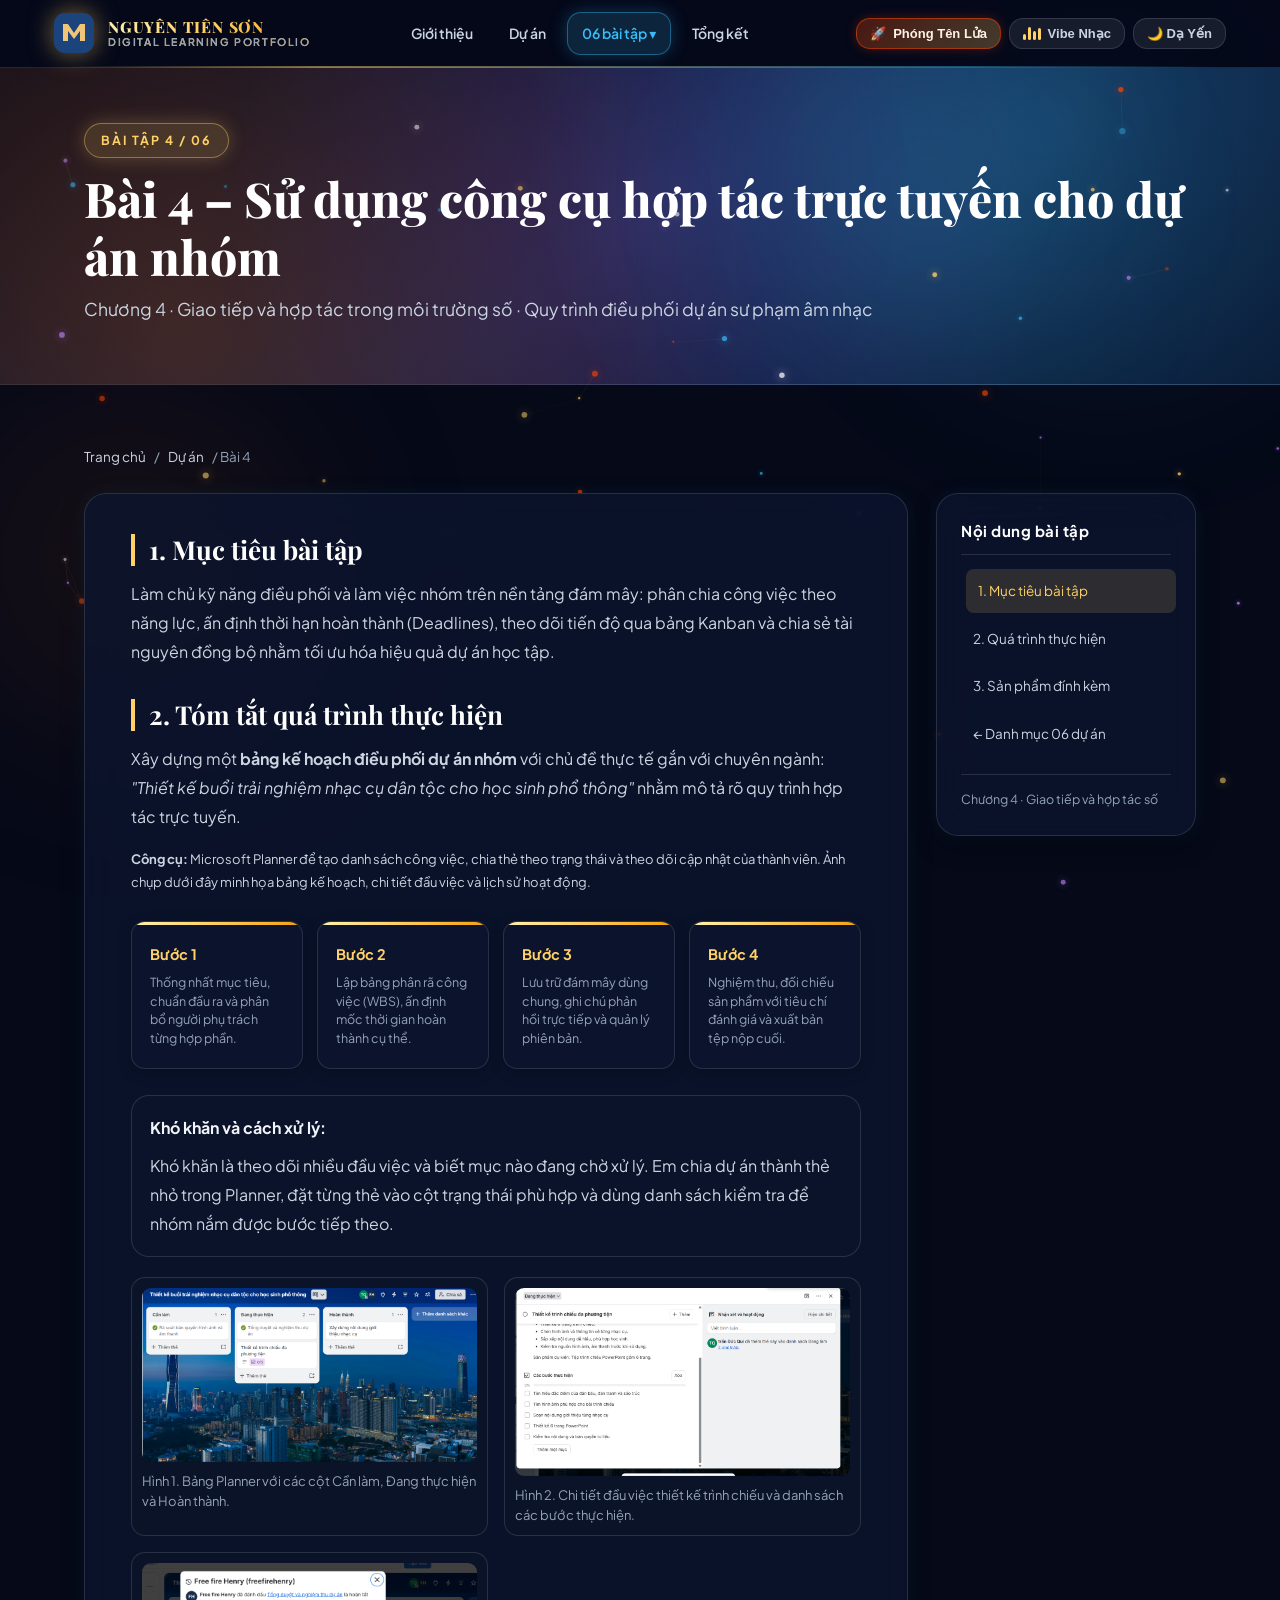
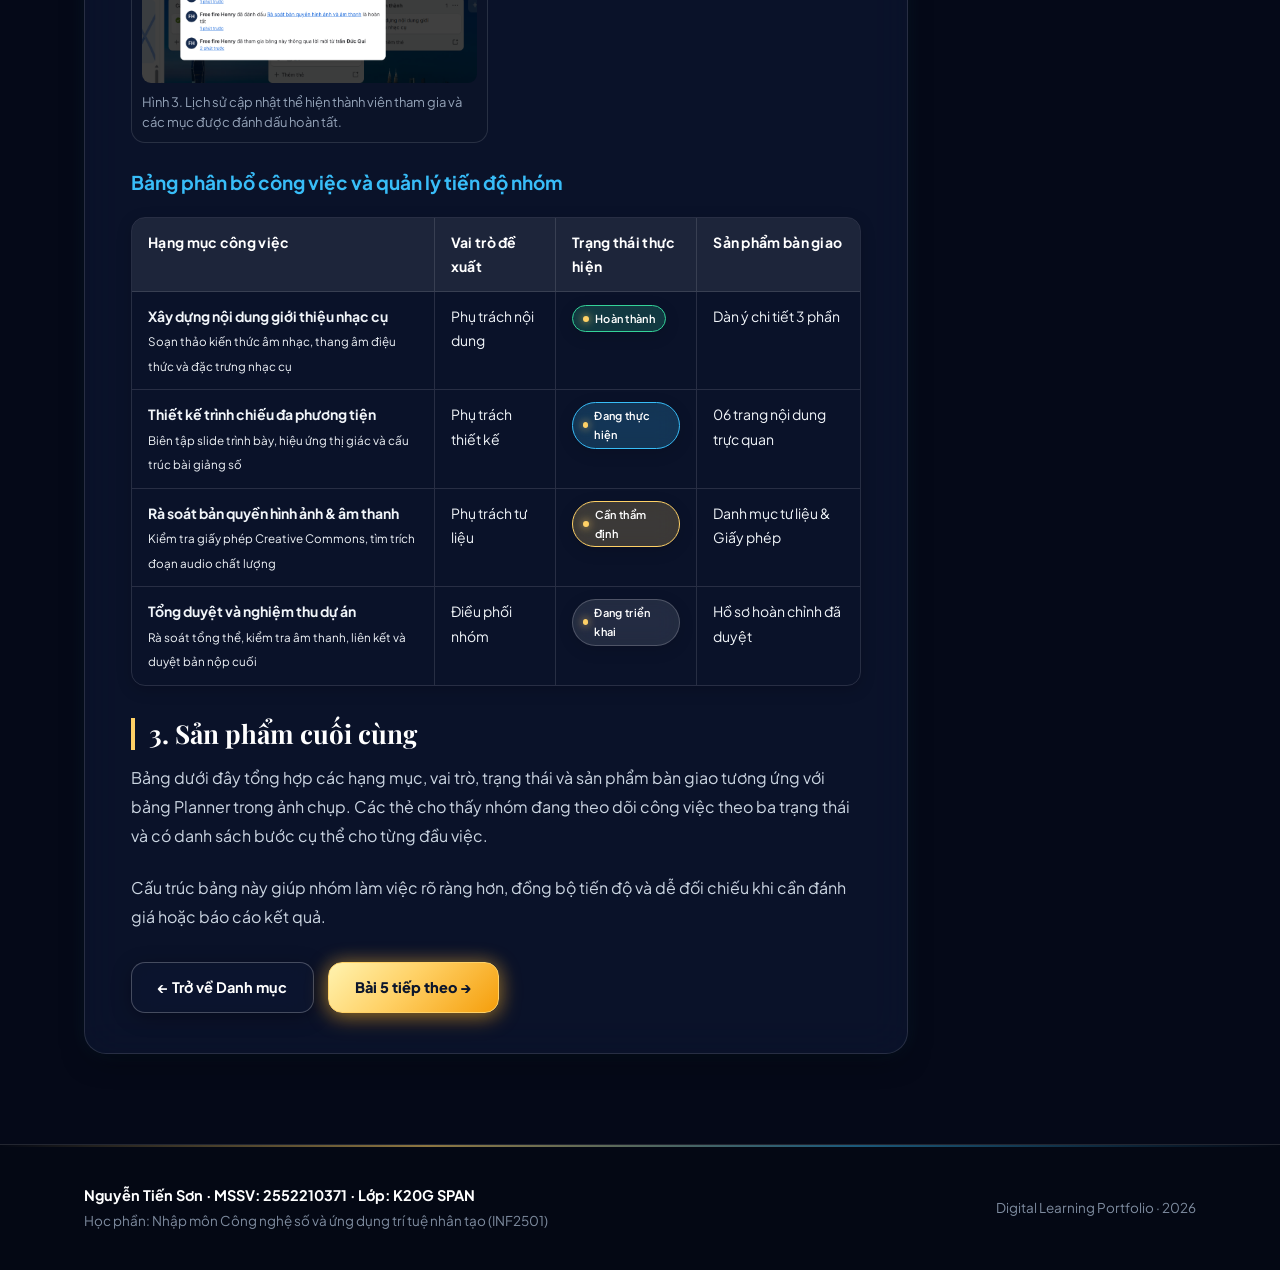
<file: bai4.html>
<!doctype html>
<html lang="vi" data-theme="dark">
<head>
  <meta charset="UTF-8">
  <meta name="viewport" content="width=device-width, initial-scale=1">
  <meta name="description" content="Portfolio học phần Nhập môn Công nghệ số và ứng dụng trí tuệ nhân tạo của Nguyễn Tiến Sơn, K20G SPAN.">
  <title>Bài 4 – Sử dụng công cụ hợp tác trực tuyến cho dự án nhóm | Nguyễn Tiến Sơn</title>
  <link rel="stylesheet" href="assets/style.css">
</head>
<body>
  <!-- Ambient Glow Backgrounds -->
  <div class="ambient-glow ambient-glow-1"></div>
  <div class="ambient-glow ambient-glow-2"></div>

  <!-- Header Navigation -->
  <header>
    <nav class="nav">
      <a class="brand" href="index.html">
        <svg viewBox="0 0 40 40" fill="none" aria-hidden="true">
          <rect width="40" height="40" rx="11" fill="#1B437C"/>
          <path d="M9 28V11h5l6 9 6-9h5v17h-5V18l-6 8-6-8v10H9z" fill="#F1C577"/>
        </svg>
        <span>NGUYỄN TIẾN SƠN<br><small>Digital learning portfolio</small></span>
      </a>
      <div class="menu">
        <a href="index.html" class="">Giới thiệu</a>
        <a href="projects.html" class="">Dự án</a>
        <details class="current">
          <summary>06 bài tập ▾</summary>
          <div class="dropdown">
            <a href="bai1.html">Bài 1 · Quản lý tệp tin</a>
            <a href="bai2.html">Bài 2 · Đánh giá nguồn học thuật</a>
            <a href="bai3.html">Bài 3 · Viết prompt hiệu quả</a>
            <a href="bai4.html">Bài 4 · Hợp tác trực tuyến</a>
            <a href="bai5.html">Bài 5 · Sáng tạo nội dung với AI</a>
            <a href="bai6.html">Bài 6 · Sử dụng AI có trách nhiệm</a>
          </div>
        </details>
        <a href="conclusion.html" class="">Tổng kết</a>
      </div>
    </nav>
  </header>

  <main>
    <!-- Page Header -->
    <section class="pagehead">
      <div class="wrap">
        <div class="eyebrow">Bài tập 4 / 06</div>
        <h1>Bài 4 – Sử dụng công cụ hợp tác trực tuyến cho dự án nhóm</h1>
        <p>Chương 4 · Giao tiếp và hợp tác trong môi trường số · Quy trình điều phối dự án sư phạm âm nhạc</p>
      </div>
    </section>

    <!-- Main Content -->
    <section class="main">
      <div class="wrap">
        <div class="crumb">
          <a href="index.html">Trang chủ</a> / <a href="projects.html">Dự án</a> / Bài 4
        </div>
        
        <div class="content-shell">
          <article class="content">
            <h2 id="muctieu">1. Mục tiêu bài tập</h2>
            <p>Làm chủ kỹ năng điều phối và làm việc nhóm trên nền tảng đám mây: phân chia công việc theo năng lực, ấn định thời hạn hoàn thành (Deadlines), theo dõi tiến độ qua bảng Kanban và chia sẻ tài nguyên đồng bộ nhằm tối ưu hóa hiệu quả dự án học tập.</p>

            <h2 id="quatrinh">2. Tóm tắt quá trình thực hiện</h2>
            <p>Xây dựng một <strong>bảng kế hoạch điều phối dự án nhóm</strong> với chủ đề thực tế gắn với chuyên ngành: <em>"Thiết kế buổi trải nghiệm nhạc cụ dân tộc cho học sinh phổ thông"</em> nhằm mô tả rõ quy trình hợp tác trực tuyến.</p>
            <p class="small"><strong>Công cụ:</strong> Microsoft Planner để tạo danh sách công việc, chia thẻ theo trạng thái và theo dõi cập nhật của thành viên. Ảnh chụp dưới đây minh họa bảng kế hoạch, chi tiết đầu việc và lịch sử hoạt động.</p>

            <!-- 4-step Diagram -->
            <div class="diagram">
              <div class="step">
                Bước 1
                <small>Thống nhất mục tiêu, chuẩn đầu ra và phân bổ người phụ trách từng hợp phần.</small>
              </div>
              <div class="step">
                Bước 2
                <small>Lập bảng phân rã công việc (WBS), ấn định mốc thời gian hoàn thành cụ thể.</small>
              </div>
              <div class="step">
                Bước 3
                <small>Lưu trữ đám mây dùng chung, ghi chú phản hồi trực tiếp và quản lý phiên bản.</small>
              </div>
              <div class="step">
                Bước 4
                <small>Nghiệm thu, đối chiếu sản phẩm với tiêu chí đánh giá và xuất bản tệp nộp cuối.</small>
              </div>
            </div>

            <div style="margin: 20px 0; padding: 18px; border: 1px solid var(--line); border-radius: 18px; background: rgba(15, 23, 42, 0.45);">
              <strong>Khó khăn và cách xử lý:</strong>
              <p style="margin: 10px 0 0;">Khó khăn là theo dõi nhiều đầu việc và biết mục nào đang chờ xử lý. Em chia dự án thành thẻ nhỏ trong Planner, đặt từng thẻ vào cột trạng thái phù hợp và dùng danh sách kiểm tra để nhóm nắm được bước tiếp theo.</p>
            </div>

            <div class="evidence-gallery" aria-label="Minh chứng sử dụng Microsoft Planner">
              <figure><img src="assets/bai4/planner-kanban-board.png" alt="Bảng Microsoft Planner chia việc thành các trạng thái"><figcaption>Hình 1. Bảng Planner với các cột Cần làm, Đang thực hiện và Hoàn thành.</figcaption></figure>
              <figure><img src="assets/bai4/planner-task-details.png" alt="Chi tiết thẻ công việc và danh sách bước trong Planner"><figcaption>Hình 2. Chi tiết đầu việc thiết kế trình chiếu và danh sách các bước thực hiện.</figcaption></figure>
              <figure><img src="assets/bai4/planner-activity-history.png" alt="Lịch sử hoạt động của các thành viên trên bảng Planner"><figcaption>Hình 3. Lịch sử cập nhật thể hiện thành viên tham gia và các mục được đánh dấu hoàn tất.</figcaption></figure>
            </div>

            <h3>Bảng phân bổ công việc và quản lý tiến độ nhóm</h3>
            <table>
              <thead>
                <tr>
                  <th>Hạng mục công việc</th>
                  <th>Vai trò đề xuất</th>
                  <th>Trạng thái thực hiện</th>
                  <th>Sản phẩm bàn giao</th>
                </tr>
              </thead>
              <tbody>
                <tr>
                  <td><strong>Xây dựng nội dung giới thiệu nhạc cụ</strong><br><small>Soạn thảo kiến thức âm nhạc, thang âm điệu thức và đặc trưng nhạc cụ</small></td>
                  <td>Phụ trách nội dung</td>
                  <td><span class="pill" style="padding: 3px 10px; font-size: 11px; background: rgba(52, 211, 153, 0.2); border-color: var(--green);">Hoàn thành</span></td>
                  <td>Dàn ý chi tiết 3 phần</td>
                </tr>
                <tr>
                  <td><strong>Thiết kế trình chiếu đa phương tiện</strong><br><small>Biên tập slide trình bày, hiệu ứng thị giác và cấu trúc bài giảng số</small></td>
                  <td>Phụ trách thiết kế</td>
                  <td><span class="pill" style="padding: 3px 10px; font-size: 11px; background: rgba(56, 189, 248, 0.2); border-color: var(--cyan);">Đang thực hiện</span></td>
                  <td>06 trang nội dung trực quan</td>
                </tr>
                <tr>
                  <td><strong>Rà soát bản quyền hình ảnh & âm thanh</strong><br><small>Kiểm tra giấy phép Creative Commons, tìm trích đoạn audio chất lượng</small></td>
                  <td>Phụ trách tư liệu</td>
                  <td><span class="pill" style="padding: 3px 10px; font-size: 11px; background: rgba(255, 209, 102, 0.2); border-color: var(--gold);">Cần thẩm định</span></td>
                  <td>Danh mục tư liệu & Giấy phép</td>
                </tr>
                <tr>
                  <td><strong>Tổng duyệt và nghiệm thu dự án</strong><br><small>Rà soát tổng thể, kiểm tra âm thanh, liên kết và duyệt bản nộp cuối</small></td>
                  <td>Điều phối nhóm</td>
                  <td><span class="pill" style="padding: 3px 10px; font-size: 11px; background: rgba(255, 255, 255, 0.1);">Đang triển khai</span></td>
                  <td>Hồ sơ hoàn chỉnh đã duyệt</td>
                </tr>
              </tbody>
            </table>

            <h2 id="sanpham">3. Sản phẩm cuối cùng</h2>
            <p>Bảng dưới đây tổng hợp các hạng mục, vai trò, trạng thái và sản phẩm bàn giao tương ứng với bảng Planner trong ảnh chụp. Các thẻ cho thấy nhóm đang theo dõi công việc theo ba trạng thái và có danh sách bước cụ thể cho từng đầu việc.</p>

            <p style="margin: 24px 0;">Cấu trúc bảng này giúp nhóm làm việc rõ ràng hơn, đồng bộ tiến độ và dễ đối chiếu khi cần đánh giá hoặc báo cáo kết quả.</p>

            <div class="actions">
              <a class="btn" href="projects.html">← Trở về Danh mục</a>
              <a class="btn gold" href="bai5.html">Bài 5 tiếp theo →</a>
            </div>
          </article>

          <!-- Sticky Sidebar -->
          <aside class="side">
            <strong>Nội dung bài tập</strong>
            <a href="#muctieu">1. Mục tiêu bài tập</a>
            <a href="#quatrinh">2. Quá trình thực hiện</a>
            <a href="#sanpham">3. Sản phẩm đính kèm</a>
            <a href="projects.html">← Danh mục 06 dự án</a>
            <div style="margin-top:18px; padding-top:14px; border-top:1px solid var(--line); color:var(--text-muted); font-size:12.5px;">
              Chương 4 · Giao tiếp và hợp tác số
            </div>
          </aside>
        </div>
      </div>
    </section>
  </main>

  <!-- Footer -->
  <footer>
    <div class="wrap">
      <div>
        <strong>Nguyễn Tiến Sơn · MSSV: 2552210371 · Lớp: K20G SPAN</strong><br>
        <span class="footer-note">Học phần: Nhập môn Công nghệ số và ứng dụng trí tuệ nhân tạo (INF2501)</span>
      </div>
      <div class="footer-note">Digital Learning Portfolio · 2026</div>
    </div>
  </footer>

  <script src="assets/app.js"></script>
</body>
</html>
</file>
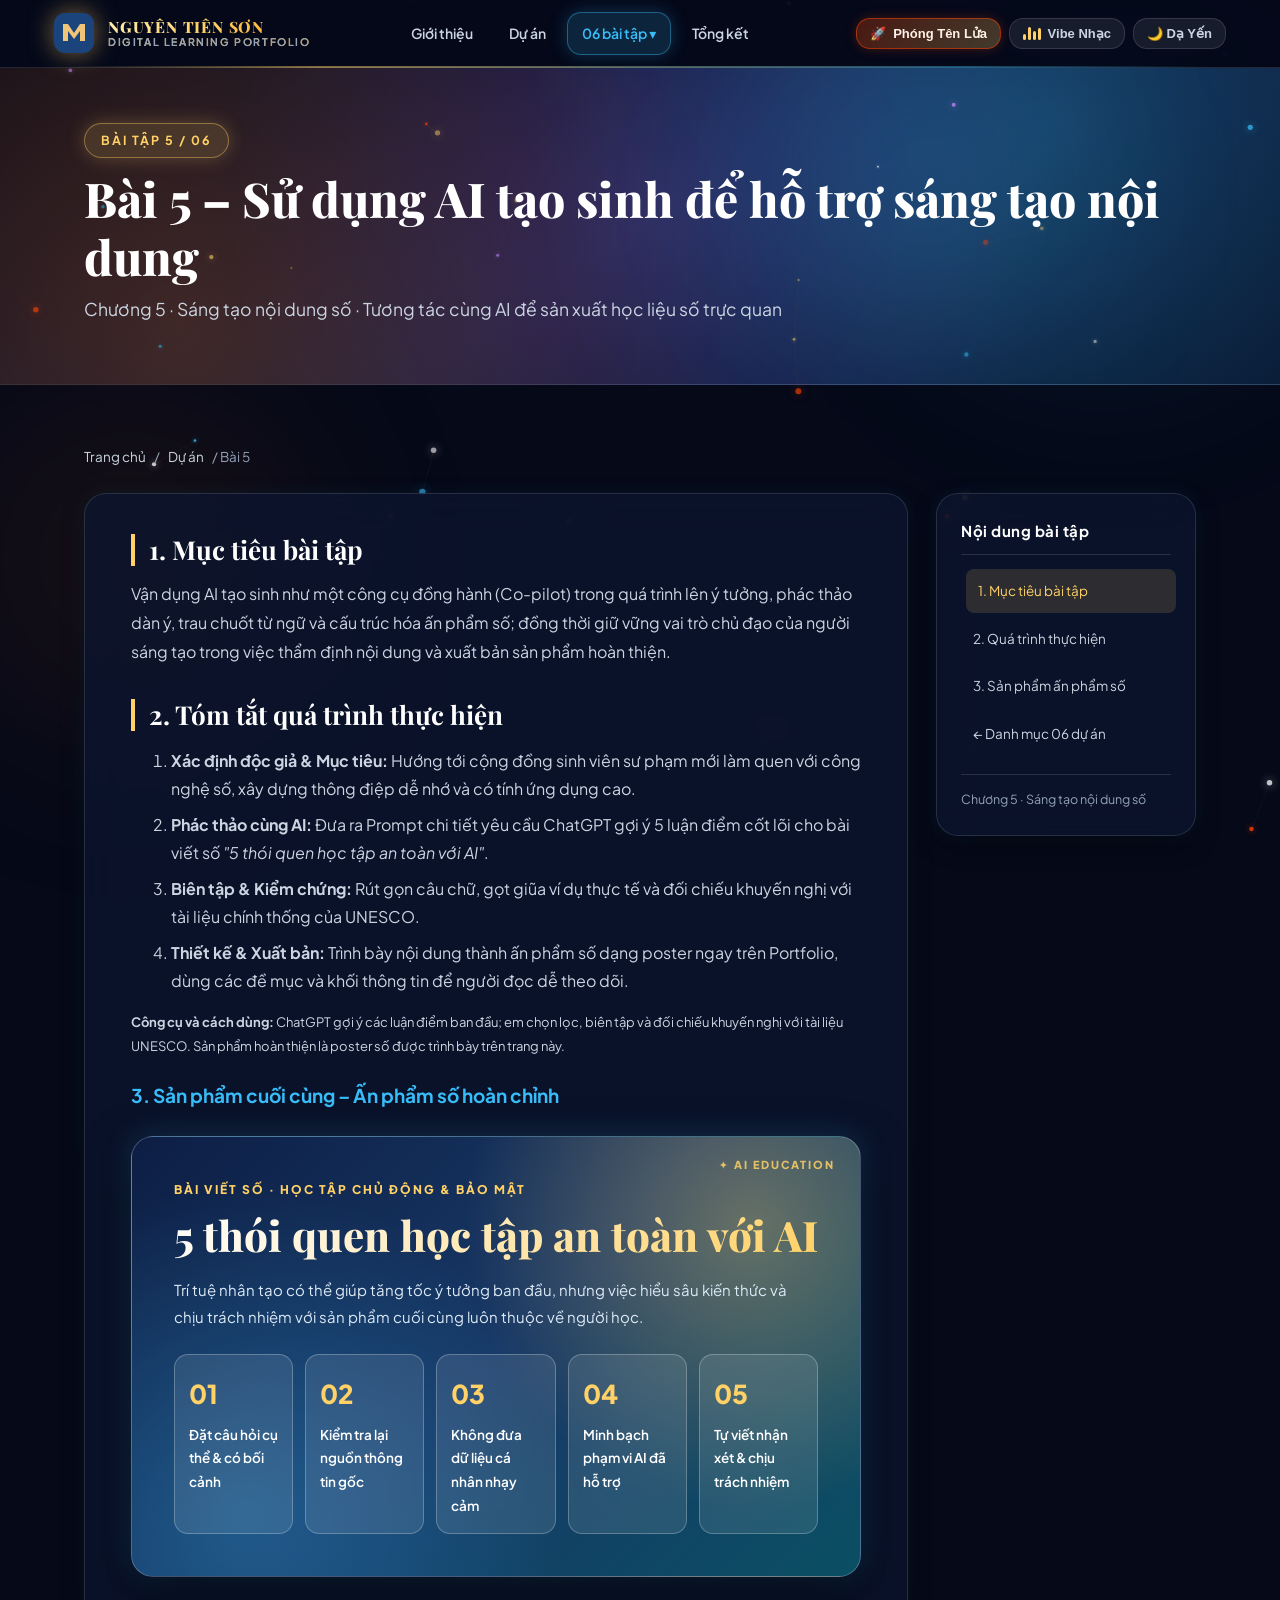
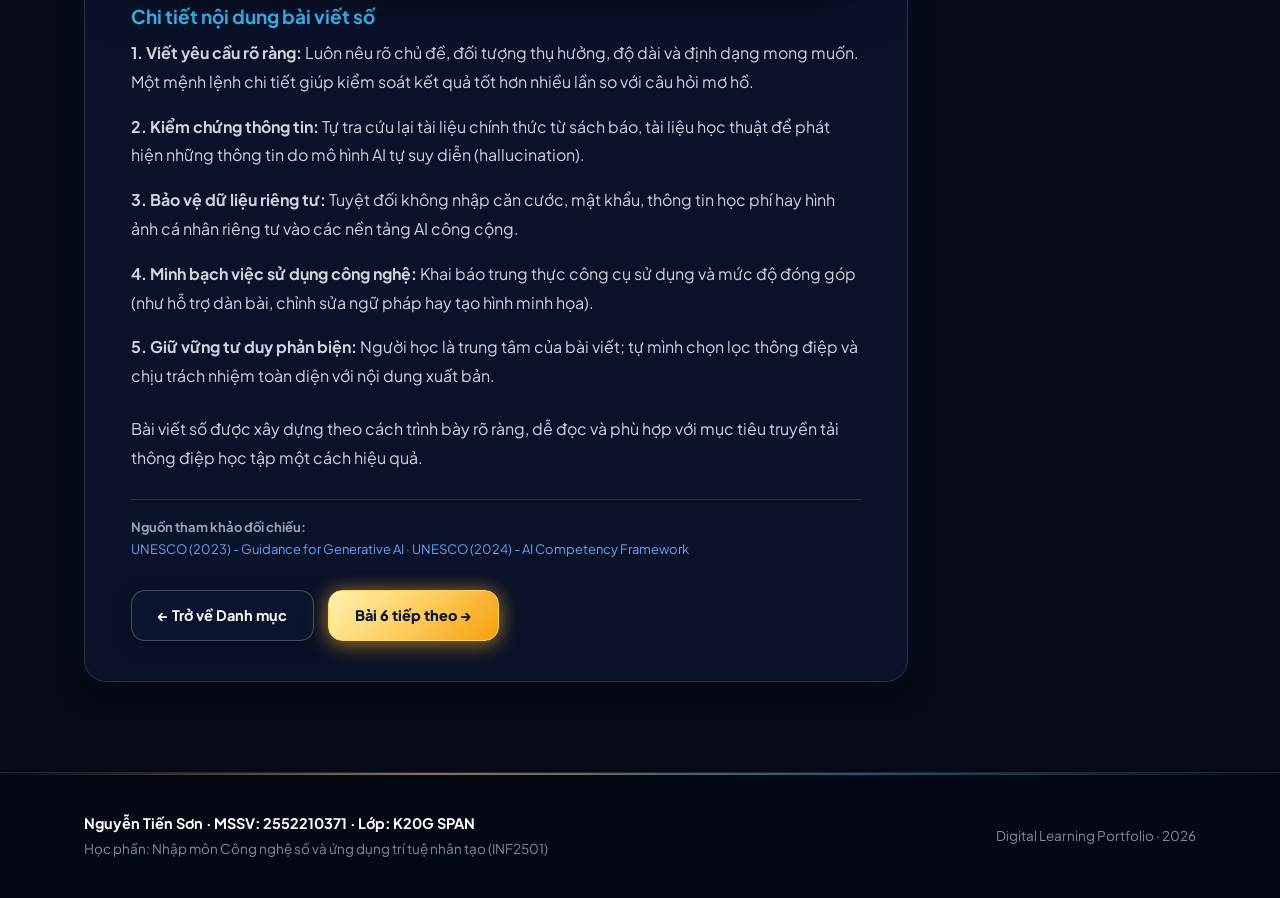
<file: bai5.html>
<!doctype html>
<html lang="vi" data-theme="dark">
<head>
  <meta charset="UTF-8">
  <meta name="viewport" content="width=device-width, initial-scale=1">
  <meta name="description" content="Portfolio học phần Nhập môn Công nghệ số và ứng dụng trí tuệ nhân tạo của Nguyễn Tiến Sơn, K20G SPAN.">
  <title>Bài 5 – Sử dụng AI tạo sinh để hỗ trợ sáng tạo nội dung | Nguyễn Tiến Sơn</title>
  <link rel="stylesheet" href="assets/style.css">
</head>
<body>
  <!-- Ambient Glow Backgrounds -->
  <div class="ambient-glow ambient-glow-1"></div>
  <div class="ambient-glow ambient-glow-2"></div>

  <!-- Header Navigation -->
  <header>
    <nav class="nav">
      <a class="brand" href="index.html">
        <svg viewBox="0 0 40 40" fill="none" aria-hidden="true">
          <rect width="40" height="40" rx="11" fill="#1B437C"/>
          <path d="M9 28V11h5l6 9 6-9h5v17h-5V18l-6 8-6-8v10H9z" fill="#F1C577"/>
        </svg>
        <span>NGUYỄN TIẾN SƠN<br><small>Digital learning portfolio</small></span>
      </a>
      <div class="menu">
        <a href="index.html" class="">Giới thiệu</a>
        <a href="projects.html" class="">Dự án</a>
        <details class="current">
          <summary>06 bài tập ▾</summary>
          <div class="dropdown">
            <a href="bai1.html">Bài 1 · Quản lý tệp tin</a>
            <a href="bai2.html">Bài 2 · Đánh giá nguồn học thuật</a>
            <a href="bai3.html">Bài 3 · Viết prompt hiệu quả</a>
            <a href="bai4.html">Bài 4 · Hợp tác trực tuyến</a>
            <a href="bai5.html">Bài 5 · Sáng tạo nội dung với AI</a>
            <a href="bai6.html">Bài 6 · Sử dụng AI có trách nhiệm</a>
          </div>
        </details>
        <a href="conclusion.html" class="">Tổng kết</a>
      </div>
    </nav>
  </header>

  <main>
    <!-- Page Header -->
    <section class="pagehead">
      <div class="wrap">
        <div class="eyebrow">Bài tập 5 / 06</div>
        <h1>Bài 5 – Sử dụng AI tạo sinh để hỗ trợ sáng tạo nội dung</h1>
        <p>Chương 5 · Sáng tạo nội dung số · Tương tác cùng AI để sản xuất học liệu số trực quan</p>
      </div>
    </section>

    <!-- Main Content -->
    <section class="main">
      <div class="wrap">
        <div class="crumb">
          <a href="index.html">Trang chủ</a> / <a href="projects.html">Dự án</a> / Bài 5
        </div>
        
        <div class="content-shell">
          <article class="content">
            <h2 id="muctieu">1. Mục tiêu bài tập</h2>
            <p>Vận dụng AI tạo sinh như một công cụ đồng hành (Co-pilot) trong quá trình lên ý tưởng, phác thảo dàn ý, trau chuốt từ ngữ và cấu trúc hóa ấn phẩm số; đồng thời giữ vững vai trò chủ đạo của người sáng tạo trong việc thẩm định nội dung và xuất bản sản phẩm hoàn thiện.</p>

            <h2 id="quatrinh">2. Tóm tắt quá trình thực hiện</h2>
            <ol>
              <li><strong>Xác định độc giả & Mục tiêu:</strong> Hướng tới cộng đồng sinh viên sư phạm mới làm quen với công nghệ số, xây dựng thông điệp dễ nhớ và có tính ứng dụng cao.</li>
              <li><strong>Phác thảo cùng AI:</strong> Đưa ra Prompt chi tiết yêu cầu ChatGPT gợi ý 5 luận điểm cốt lõi cho bài viết số <em>"5 thói quen học tập an toàn với AI"</em>.</li>
              <li><strong>Biên tập & Kiểm chứng:</strong> Rút gọn câu chữ, gọt giũa ví dụ thực tế và đối chiếu khuyến nghị với tài liệu chính thống của UNESCO.</li>
              <li><strong>Thiết kế & Xuất bản:</strong> Trình bày nội dung thành ấn phẩm số dạng poster ngay trên Portfolio, dùng các đề mục và khối thông tin để người đọc dễ theo dõi.</li>
            </ol>
            <p class="small"><strong>Công cụ và cách dùng:</strong> ChatGPT gợi ý các luận điểm ban đầu; em chọn lọc, biên tập và đối chiếu khuyến nghị với tài liệu UNESCO. Sản phẩm hoàn thiện là poster số được trình bày trên trang này.</p>

            <h3 id="sanpham">3. Sản phẩm cuối cùng – Ấn phẩm số hoàn chỉnh</h3>
            
            <!-- Cyber Poster Design -->
            <div class="sample-poster">
              <div style="font-size:12px; letter-spacing:2px; font-weight:800; color:var(--gold);">BÀI VIẾT SỐ · HỌC TẬP CHỦ ĐỘNG & BẢO MẬT</div>
              <div class="big">5 thói quen học tập an toàn với AI</div>
              <p style="color:#dce9f6; max-width:650px; font-size:15px;">
                Trí tuệ nhân tạo có thể giúp tăng tốc ý tưởng ban đầu, nhưng việc hiểu sâu kiến thức và chịu trách nhiệm với sản phẩm cuối cùng luôn thuộc về người học.
              </p>
              
              <div class="columns">
                <div>
                  <strong>01</strong>
                  <span>Đặt câu hỏi cụ thể & có bối cảnh</span>
                </div>
                <div>
                  <strong>02</strong>
                  <span>Kiểm tra lại nguồn thông tin gốc</span>
                </div>
                <div>
                  <strong>03</strong>
                  <span>Không đưa dữ liệu cá nhân nhạy cảm</span>
                </div>
                <div>
                  <strong>04</strong>
                  <span>Minh bạch phạm vi AI đã hỗ trợ</span>
                </div>
                <div>
                  <strong>05</strong>
                  <span>Tự viết nhận xét & chịu trách nhiệm</span>
                </div>
              </div>
            </div>

            <h3>Chi tiết nội dung bài viết số</h3>
            <p><strong>1. Viết yêu cầu rõ ràng:</strong> Luôn nêu rõ chủ đề, đối tượng thụ hưởng, độ dài và định dạng mong muốn. Một mệnh lệnh chi tiết giúp kiểm soát kết quả tốt hơn nhiều lần so với câu hỏi mơ hồ.</p>
            <p><strong>2. Kiểm chứng thông tin:</strong> Tự tra cứu lại tài liệu chính thức từ sách báo, tài liệu học thuật để phát hiện những thông tin do mô hình AI tự suy diễn (hallucination).</p>
            <p><strong>3. Bảo vệ dữ liệu riêng tư:</strong> Tuyệt đối không nhập căn cước, mật khẩu, thông tin học phí hay hình ảnh cá nhân riêng tư vào các nền tảng AI công cộng.</p>
            <p><strong>4. Minh bạch việc sử dụng công nghệ:</strong> Khai báo trung thực công cụ sử dụng và mức độ đóng góp (như hỗ trợ dàn bài, chỉnh sửa ngữ pháp hay tạo hình minh họa).</p>
            <p><strong>5. Giữ vững tư duy phản biện:</strong> Người học là trung tâm của bài viết; tự mình chọn lọc thông điệp và chịu trách nhiệm toàn diện với nội dung xuất bản.</p>

            <p style="margin: 24px 0;">Bài viết số được xây dựng theo cách trình bày rõ ràng, dễ đọc và phù hợp với mục tiêu truyền tải thông điệp học tập một cách hiệu quả.</p>

            <div class="refs">
              <strong>Nguồn tham khảo đối chiếu:</strong><br>
              <a href="https://www.unesco.org/en/articles/guidance-generative-ai-education-and-research" target="_blank" rel="noopener">UNESCO (2023) - Guidance for Generative AI</a> · 
              <a href="https://www.unesco.org/en/articles/ai-competency-framework-students" target="_blank" rel="noopener">UNESCO (2024) - AI Competency Framework</a>
            </div>

            <div class="actions">
              <a class="btn" href="projects.html">← Trở về Danh mục</a>
              <a class="btn gold" href="bai6.html">Bài 6 tiếp theo →</a>
            </div>
          </article>

          <!-- Sticky Sidebar -->
          <aside class="side">
            <strong>Nội dung bài tập</strong>
            <a href="#muctieu">1. Mục tiêu bài tập</a>
            <a href="#quatrinh">2. Quá trình thực hiện</a>
            <a href="#sanpham">3. Sản phẩm ấn phẩm số</a>
            <a href="projects.html">← Danh mục 06 dự án</a>
            <div style="margin-top:18px; padding-top:14px; border-top:1px solid var(--line); color:var(--text-muted); font-size:12.5px;">
              Chương 5 · Sáng tạo nội dung số
            </div>
          </aside>
        </div>
      </div>
    </section>
  </main>

  <!-- Footer -->
  <footer>
    <div class="wrap">
      <div>
        <strong>Nguyễn Tiến Sơn · MSSV: 2552210371 · Lớp: K20G SPAN</strong><br>
        <span class="footer-note">Học phần: Nhập môn Công nghệ số và ứng dụng trí tuệ nhân tạo (INF2501)</span>
      </div>
      <div class="footer-note">Digital Learning Portfolio · 2026</div>
    </div>
  </footer>

  <script src="assets/app.js"></script>
</body>
</html>
</file>
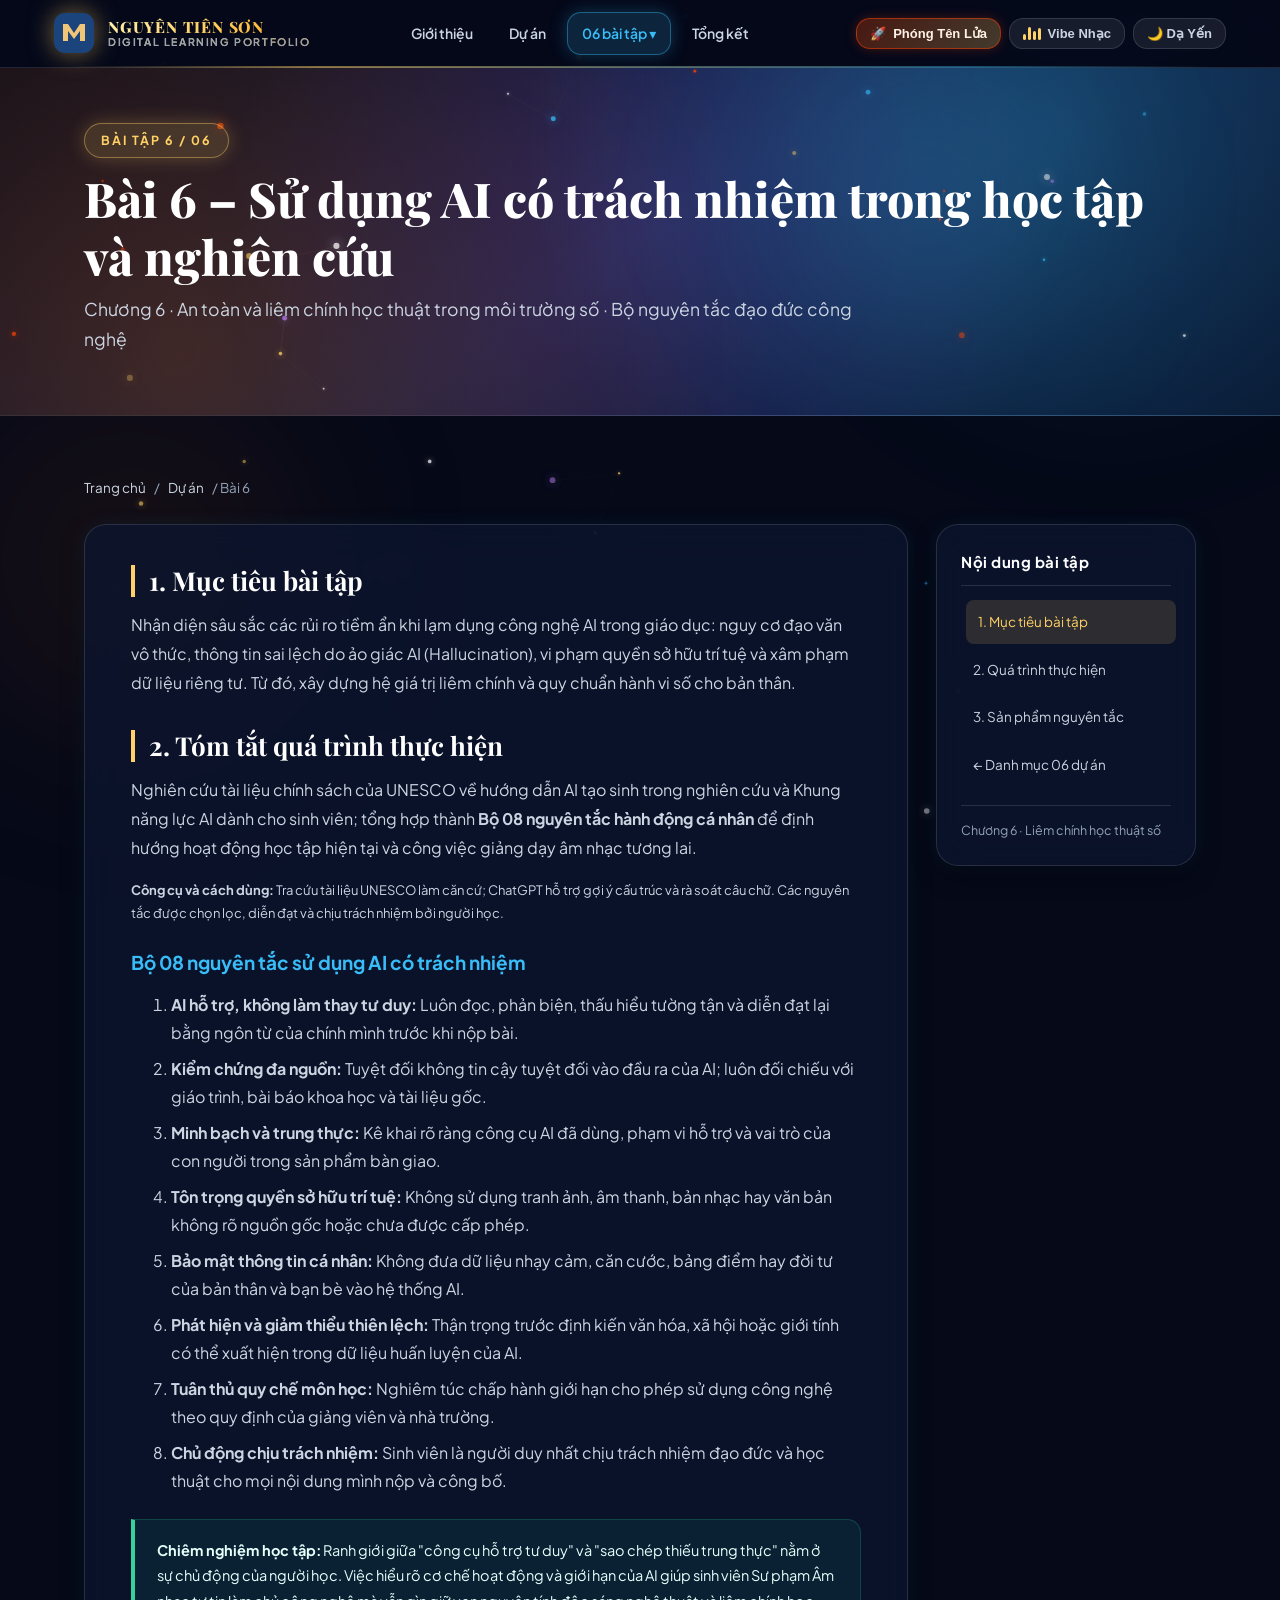
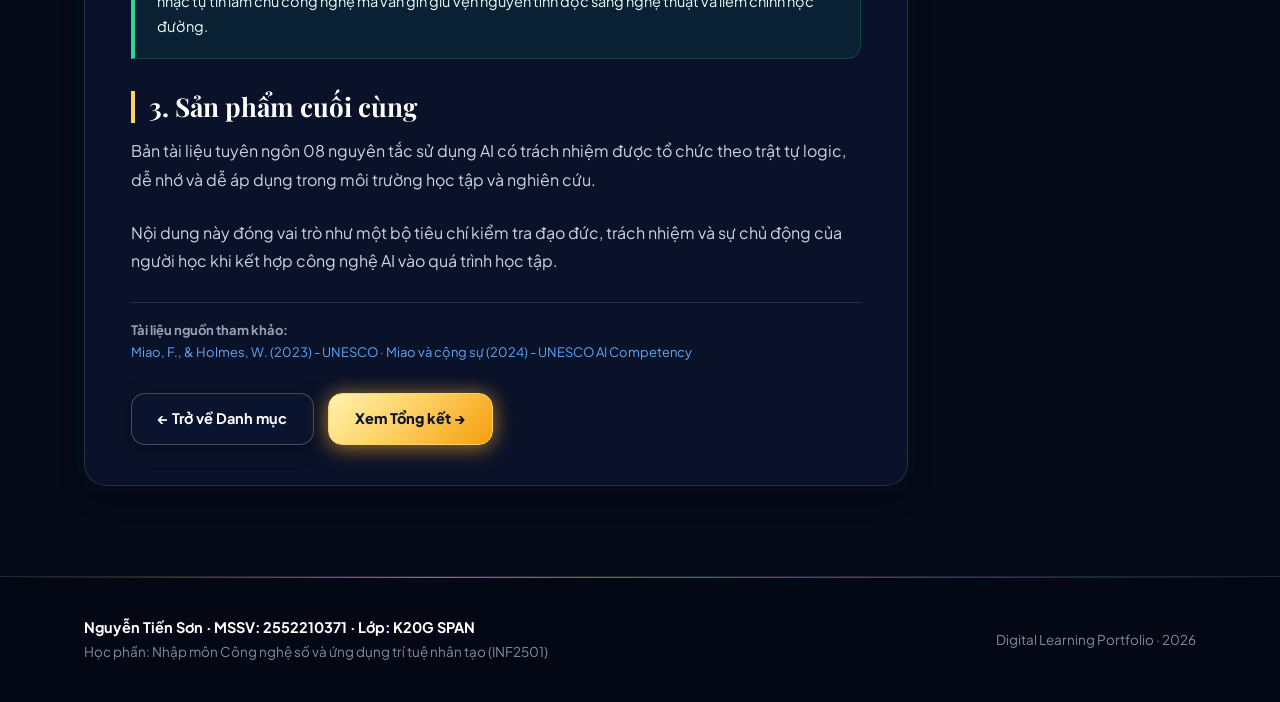
<file: bai6.html>
<!doctype html>
<html lang="vi" data-theme="dark">
<head>
  <meta charset="UTF-8">
  <meta name="viewport" content="width=device-width, initial-scale=1">
  <meta name="description" content="Portfolio học phần Nhập môn Công nghệ số và ứng dụng trí tuệ nhân tạo của Nguyễn Tiến Sơn, K20G SPAN.">
  <title>Bài 6 – Sử dụng AI có trách nhiệm trong học tập và nghiên cứu | Nguyễn Tiến Sơn</title>
  <link rel="stylesheet" href="assets/style.css">
</head>
<body>
  <!-- Ambient Glow Backgrounds -->
  <div class="ambient-glow ambient-glow-1"></div>
  <div class="ambient-glow ambient-glow-2"></div>

  <!-- Header Navigation -->
  <header>
    <nav class="nav">
      <a class="brand" href="index.html">
        <svg viewBox="0 0 40 40" fill="none" aria-hidden="true">
          <rect width="40" height="40" rx="11" fill="#1B437C"/>
          <path d="M9 28V11h5l6 9 6-9h5v17h-5V18l-6 8-6-8v10H9z" fill="#F1C577"/>
        </svg>
        <span>NGUYỄN TIẾN SƠN<br><small>Digital learning portfolio</small></span>
      </a>
      <div class="menu">
        <a href="index.html" class="">Giới thiệu</a>
        <a href="projects.html" class="">Dự án</a>
        <details class="current">
          <summary>06 bài tập ▾</summary>
          <div class="dropdown">
            <a href="bai1.html">Bài 1 · Quản lý tệp tin</a>
            <a href="bai2.html">Bài 2 · Đánh giá nguồn học thuật</a>
            <a href="bai3.html">Bài 3 · Viết prompt hiệu quả</a>
            <a href="bai4.html">Bài 4 · Hợp tác trực tuyến</a>
            <a href="bai5.html">Bài 5 · Sáng tạo nội dung với AI</a>
            <a href="bai6.html">Bài 6 · Sử dụng AI có trách nhiệm</a>
          </div>
        </details>
        <a href="conclusion.html" class="">Tổng kết</a>
      </div>
    </nav>
  </header>

  <main>
    <!-- Page Header -->
    <section class="pagehead">
      <div class="wrap">
        <div class="eyebrow">Bài tập 6 / 06</div>
        <h1>Bài 6 – Sử dụng AI có trách nhiệm trong học tập và nghiên cứu</h1>
        <p>Chương 6 · An toàn và liêm chính học thuật trong môi trường số · Bộ nguyên tắc đạo đức công nghệ</p>
      </div>
    </section>

    <!-- Main Content -->
    <section class="main">
      <div class="wrap">
        <div class="crumb">
          <a href="index.html">Trang chủ</a> / <a href="projects.html">Dự án</a> / Bài 6
        </div>
        
        <div class="content-shell">
          <article class="content">
            <h2 id="muctieu">1. Mục tiêu bài tập</h2>
            <p>Nhận diện sâu sắc các rủi ro tiềm ẩn khi lạm dụng công nghệ AI trong giáo dục: nguy cơ đạo văn vô thức, thông tin sai lệch do ảo giác AI (Hallucination), vi phạm quyền sở hữu trí tuệ và xâm phạm dữ liệu riêng tư. Từ đó, xây dựng hệ giá trị liêm chính và quy chuẩn hành vi số cho bản thân.</p>

            <h2 id="quatrinh">2. Tóm tắt quá trình thực hiện</h2>
            <p>Nghiên cứu tài liệu chính sách của UNESCO về hướng dẫn AI tạo sinh trong nghiên cứu và Khung năng lực AI dành cho sinh viên; tổng hợp thành <strong>Bộ 08 nguyên tắc hành động cá nhân</strong> để định hướng hoạt động học tập hiện tại và công việc giảng dạy âm nhạc tương lai.</p>
            <p class="small"><strong>Công cụ và cách dùng:</strong> Tra cứu tài liệu UNESCO làm căn cứ; ChatGPT hỗ trợ gợi ý cấu trúc và rà soát câu chữ. Các nguyên tắc được chọn lọc, diễn đạt và chịu trách nhiệm bởi người học.</p>

            <h3>Bộ 08 nguyên tắc sử dụng AI có trách nhiệm</h3>
            <ol>
              <li><strong>AI hỗ trợ, không làm thay tư duy:</strong> Luôn đọc, phản biện, thấu hiểu tường tận và diễn đạt lại bằng ngôn từ của chính mình trước khi nộp bài.</li>
              <li><strong>Kiểm chứng đa nguồn:</strong> Tuyệt đối không tin cậy tuyệt đối vào đầu ra của AI; luôn đối chiếu với giáo trình, bài báo khoa học và tài liệu gốc.</li>
              <li><strong>Minh bạch và trung thực:</strong> Kê khai rõ ràng công cụ AI đã dùng, phạm vi hỗ trợ và vai trò của con người trong sản phẩm bàn giao.</li>
              <li><strong>Tôn trọng quyền sở hữu trí tuệ:</strong> Không sử dụng tranh ảnh, âm thanh, bản nhạc hay văn bản không rõ nguồn gốc hoặc chưa được cấp phép.</li>
              <li><strong>Bảo mật thông tin cá nhân:</strong> Không đưa dữ liệu nhạy cảm, căn cước, bảng điểm hay đời tư của bản thân và bạn bè vào hệ thống AI.</li>
              <li><strong>Phát hiện và giảm thiểu thiên lệch:</strong> Thận trọng trước định kiến văn hóa, xã hội hoặc giới tính có thể xuất hiện trong dữ liệu huấn luyện của AI.</li>
              <li><strong>Tuân thủ quy chế môn học:</strong> Nghiêm túc chấp hành giới hạn cho phép sử dụng công nghệ theo quy định của giảng viên và nhà trường.</li>
              <li><strong>Chủ động chịu trách nhiệm:</strong> Sinh viên là người duy nhất chịu trách nhiệm đạo đức và học thuật cho mọi nội dung mình nộp và công bố.</li>
            </ol>

            <div class="note">
              <strong>Chiêm nghiệm học tập:</strong> Ranh giới giữa "công cụ hỗ trợ tư duy" và "sao chép thiếu trung thực" nằm ở sự chủ động của người học. Việc hiểu rõ cơ chế hoạt động và giới hạn của AI giúp sinh viên Sư phạm Âm nhạc tự tin làm chủ công nghệ mà vẫn gìn giữ vẹn nguyên tính độc sáng nghệ thuật và liêm chính học đường.
            </div>

            <h2 id="sanpham">3. Sản phẩm cuối cùng</h2>
            <p>Bản tài liệu tuyên ngôn 08 nguyên tắc sử dụng AI có trách nhiệm được tổ chức theo trật tự logic, dễ nhớ và dễ áp dụng trong môi trường học tập và nghiên cứu.</p>

            <p style="margin: 24px 0;">Nội dung này đóng vai trò như một bộ tiêu chí kiểm tra đạo đức, trách nhiệm và sự chủ động của người học khi kết hợp công nghệ AI vào quá trình học tập.</p>

            <div class="refs">
              <strong>Tài liệu nguồn tham khảo:</strong><br>
              <a href="https://www.unesco.org/en/articles/guidance-generative-ai-education-and-research" target="_blank" rel="noopener">Miao, F., & Holmes, W. (2023) - UNESCO</a> · 
              <a href="https://www.unesco.org/en/articles/ai-competency-framework-students" target="_blank" rel="noopener">Miao và cộng sự (2024) - UNESCO AI Competency</a>
            </div>

            <div class="actions">
              <a class="btn" href="projects.html">← Trở về Danh mục</a>
              <a class="btn gold" href="conclusion.html">Xem Tổng kết →</a>
            </div>
          </article>

          <!-- Sticky Sidebar -->
          <aside class="side">
            <strong>Nội dung bài tập</strong>
            <a href="#muctieu">1. Mục tiêu bài tập</a>
            <a href="#quatrinh">2. Quá trình thực hiện</a>
            <a href="#sanpham">3. Sản phẩm nguyên tắc</a>
            <a href="projects.html">← Danh mục 06 dự án</a>
            <div style="margin-top:18px; padding-top:14px; border-top:1px solid var(--line); color:var(--text-muted); font-size:12.5px;">
              Chương 6 · Liêm chính học thuật số
            </div>
          </aside>
        </div>
      </div>
    </section>
  </main>

  <!-- Footer -->
  <footer>
    <div class="wrap">
      <div>
        <strong>Nguyễn Tiến Sơn · MSSV: 2552210371 · Lớp: K20G SPAN</strong><br>
        <span class="footer-note">Học phần: Nhập môn Công nghệ số và ứng dụng trí tuệ nhân tạo (INF2501)</span>
      </div>
      <div class="footer-note">Digital Learning Portfolio · 2026</div>
    </div>
  </footer>

  <script src="assets/app.js"></script>
</body>
</html>
</file>
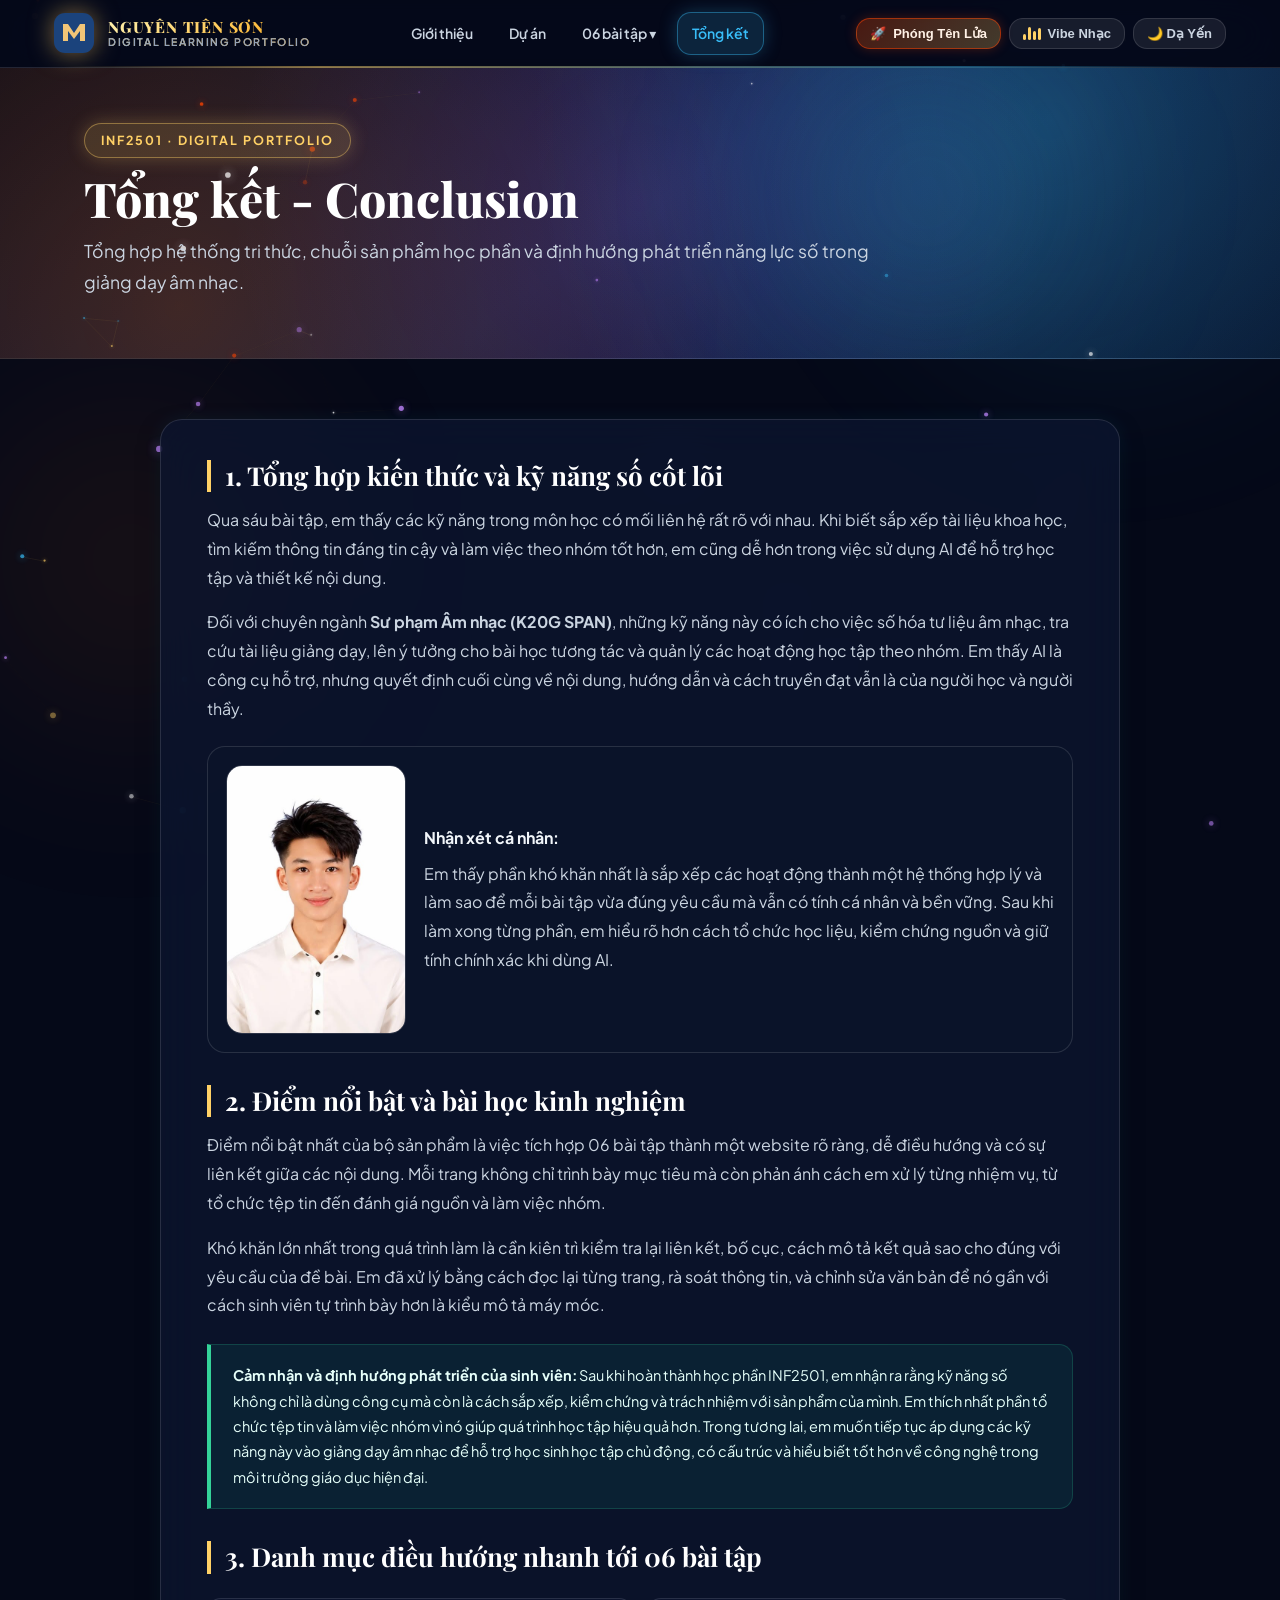
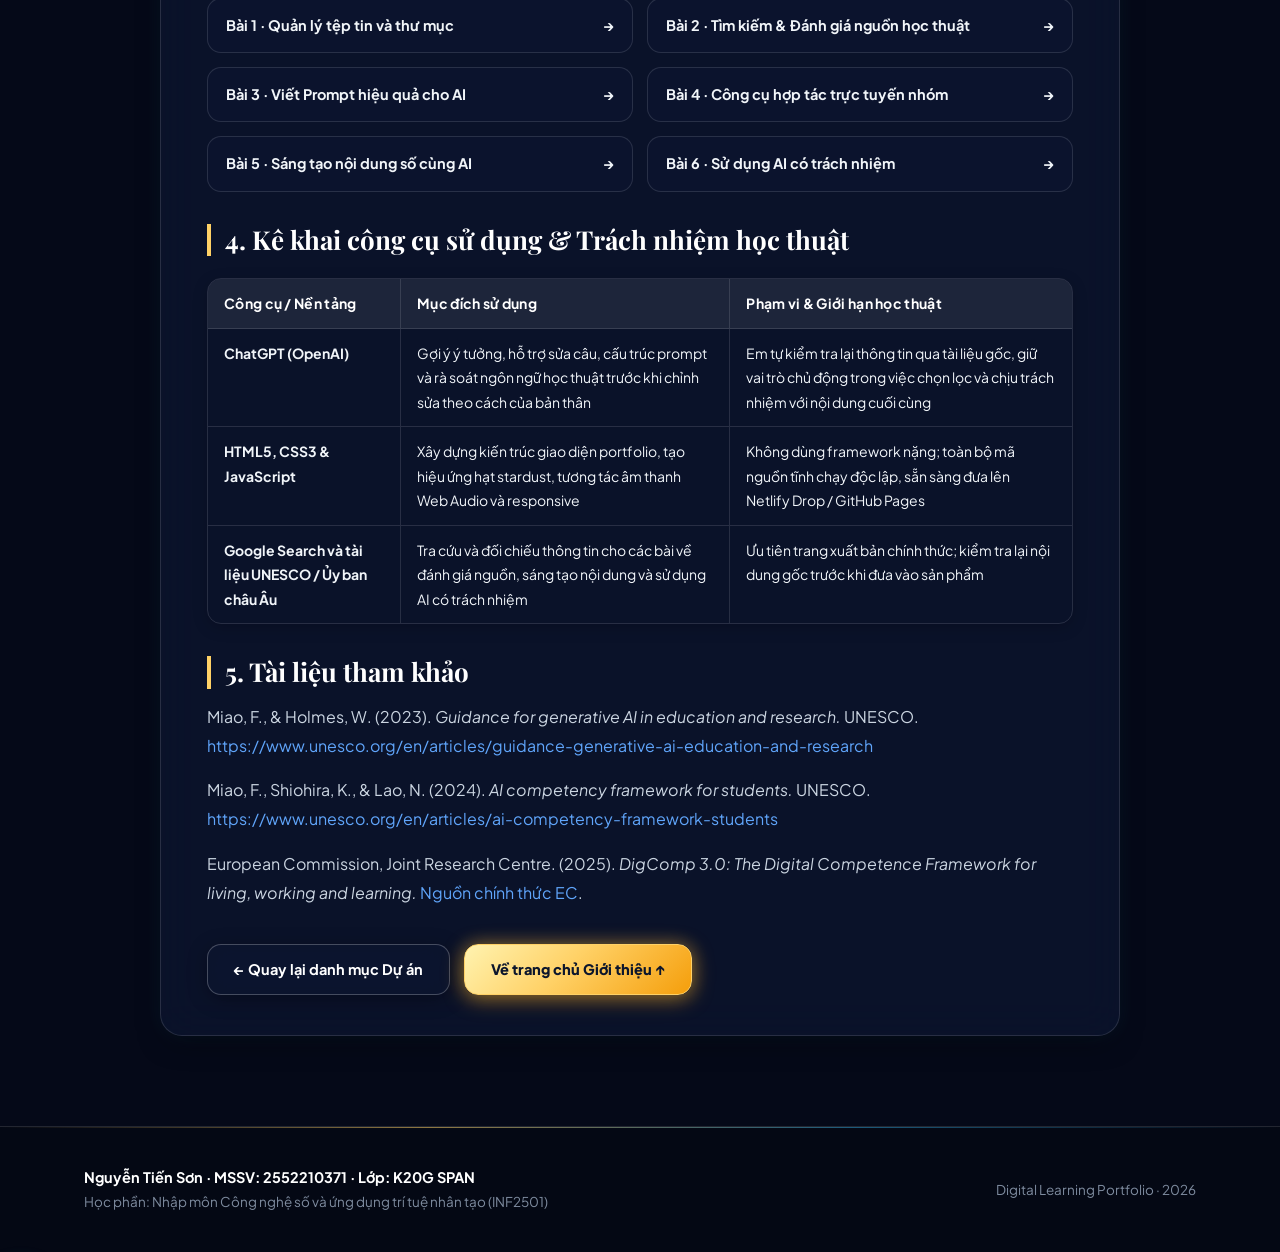
<file: conclusion.html>
<!doctype html>
<html lang="vi" data-theme="dark">
<head>
  <meta charset="UTF-8">
  <meta name="viewport" content="width=device-width, initial-scale=1">
  <meta name="description" content="Portfolio học phần Nhập môn Công nghệ số và ứng dụng trí tuệ nhân tạo của Nguyễn Tiến Sơn, K20G SPAN.">
  <title>Tổng kết - Conclusion | Nguyễn Tiến Sơn</title>
  <link rel="stylesheet" href="assets/style.css">
</head>
<body>
  <!-- Ambient Glow Backgrounds -->
  <div class="ambient-glow ambient-glow-1"></div>
  <div class="ambient-glow ambient-glow-2"></div>

  <!-- Header Navigation -->
  <header>
    <nav class="nav">
      <a class="brand" href="index.html">
        <svg viewBox="0 0 40 40" fill="none" aria-hidden="true">
          <rect width="40" height="40" rx="11" fill="#1B437C"/>
          <path d="M9 28V11h5l6 9 6-9h5v17h-5V18l-6 8-6-8v10H9z" fill="#F1C577"/>
        </svg>
        <span>NGUYỄN TIẾN SƠN<br><small>Digital learning portfolio</small></span>
      </a>
      <div class="menu">
        <a href="index.html" class="">Giới thiệu</a>
        <a href="projects.html" class="">Dự án</a>
        <details class="">
          <summary>06 bài tập ▾</summary>
          <div class="dropdown">
            <a href="bai1.html">Bài 1 · Quản lý tệp tin</a>
            <a href="bai2.html">Bài 2 · Đánh giá nguồn học thuật</a>
            <a href="bai3.html">Bài 3 · Viết prompt hiệu quả</a>
            <a href="bai4.html">Bài 4 · Hợp tác trực tuyến</a>
            <a href="bai5.html">Bài 5 · Sáng tạo nội dung với AI</a>
            <a href="bai6.html">Bài 6 · Sử dụng AI có trách nhiệm</a>
          </div>
        </details>
        <a href="conclusion.html" class="current">Tổng kết</a>
      </div>
    </nav>
  </header>

  <main>
    <!-- Page Header -->
    <section class="pagehead">
      <div class="wrap">
        <div class="eyebrow">INF2501 · Digital Portfolio</div>
        <h1>Tổng kết - Conclusion</h1>
        <p>Tổng hợp hệ thống tri thức, chuỗi sản phẩm học phần và định hướng phát triển năng lực số trong giảng dạy âm nhạc.</p>
      </div>
    </section>

    <!-- Main Content -->
    <section class="main">
      <div class="wrap">
        <div class="content" style="max-width: 960px; margin: auto;">
          <h2>1. Tổng hợp kiến thức và kỹ năng số cốt lõi</h2>
          <p>Qua sáu bài tập, em thấy các kỹ năng trong môn học có mối liên hệ rất rõ với nhau. Khi biết sắp xếp tài liệu khoa học, tìm kiếm thông tin đáng tin cậy và làm việc theo nhóm tốt hơn, em cũng dễ hơn trong việc sử dụng AI để hỗ trợ học tập và thiết kế nội dung.</p>
          
          <p>Đối với chuyên ngành <strong>Sư phạm Âm nhạc (K20G SPAN)</strong>, những kỹ năng này có ích cho việc số hóa tư liệu âm nhạc, tra cứu tài liệu giảng dạy, lên ý tưởng cho bài học tương tác và quản lý các hoạt động học tập theo nhóm. Em thấy AI là công cụ hỗ trợ, nhưng quyết định cuối cùng về nội dung, hướng dẫn và cách truyền đạt vẫn là của người học và người thầy.</p>

          <div style="display:grid; grid-template-columns: 180px 1fr; gap:18px; align-items:center; margin: 22px 0; padding: 18px; border: 1px solid var(--line); border-radius: 18px; background: rgba(15, 23, 42, 0.45);">
            <img src="assets/anh-nguyen-tien-son.jpg" alt="Ảnh chân dung sinh viên Nguyễn Tiến Sơn" style="width: 100%; border-radius: 16px; object-fit: cover; border: 1px solid rgba(255,255,255,0.14);">
            <div>
              <strong>Nhận xét cá nhân:</strong>
              <p style="margin: 8px 0 0;">Em thấy phần khó khăn nhất là sắp xếp các hoạt động thành một hệ thống hợp lý và làm sao để mỗi bài tập vừa đúng yêu cầu mà vẫn có tính cá nhân và bền vững. Sau khi làm xong từng phần, em hiểu rõ hơn cách tổ chức học liệu, kiểm chứng nguồn và giữ tính chính xác khi dùng AI.</p>
            </div>
          </div>

          <h2>2. Điểm nổi bật và bài học kinh nghiệm</h2>
          <p>Điểm nổi bật nhất của bộ sản phẩm là việc tích hợp 06 bài tập thành một website rõ ràng, dễ điều hướng và có sự liên kết giữa các nội dung. Mỗi trang không chỉ trình bày mục tiêu mà còn phản ánh cách em xử lý từng nhiệm vụ, từ tổ chức tệp tin đến đánh giá nguồn và làm việc nhóm.</p>
          
          <p>Khó khăn lớn nhất trong quá trình làm là cần kiên trì kiểm tra lại liên kết, bố cục, cách mô tả kết quả sao cho đúng với yêu cầu của đề bài. Em đã xử lý bằng cách đọc lại từng trang, rà soát thông tin, và chỉnh sửa văn bản để nó gần với cách sinh viên tự trình bày hơn là kiểu mô tả máy móc.</p>

          <div class="note">
            <strong>Cảm nhận và định hướng phát triển của sinh viên:</strong> Sau khi hoàn thành học phần INF2501, em nhận ra rằng kỹ năng số không chỉ là dùng công cụ mà còn là cách sắp xếp, kiểm chứng và trách nhiệm với sản phẩm của mình. Em thích nhất phần tổ chức tệp tin và làm việc nhóm vì nó giúp quá trình học tập hiệu quả hơn. Trong tương lai, em muốn tiếp tục áp dụng các kỹ năng này vào giảng dạy âm nhạc để hỗ trợ học sinh học tập chủ động, có cấu trúc và hiểu biết tốt hơn về công nghệ trong môi trường giáo dục hiện đại.
          </div>

          <h2>3. Danh mục điều hướng nhanh tới 06 bài tập</h2>
          <div class="project-links">
            <a href="bai1.html">
              <span>Bài 1 · Quản lý tệp tin và thư mục</span>
              <span>→</span>
            </a>
            <a href="bai2.html">
              <span>Bài 2 · Tìm kiếm & Đánh giá nguồn học thuật</span>
              <span>→</span>
            </a>
            <a href="bai3.html">
              <span>Bài 3 · Viết Prompt hiệu quả cho AI</span>
              <span>→</span>
            </a>
            <a href="bai4.html">
              <span>Bài 4 · Công cụ hợp tác trực tuyến nhóm</span>
              <span>→</span>
            </a>
            <a href="bai5.html">
              <span>Bài 5 · Sáng tạo nội dung số cùng AI</span>
              <span>→</span>
            </a>
            <a href="bai6.html">
              <span>Bài 6 · Sử dụng AI có trách nhiệm</span>
              <span>→</span>
            </a>
          </div>

          <h2>4. Kê khai công cụ sử dụng & Trách nhiệm học thuật</h2>
          <table>
            <thead>
              <tr>
                <th>Công cụ / Nền tảng</th>
                <th>Mục đích sử dụng</th>
                <th>Phạm vi & Giới hạn học thuật</th>
              </tr>
            </thead>
            <tbody>
              <tr>
                <td><strong>ChatGPT (OpenAI)</strong></td>
                <td>Gợi ý ý tưởng, hỗ trợ sửa câu, cấu trúc prompt và rà soát ngôn ngữ học thuật trước khi chỉnh sửa theo cách của bản thân</td>
                <td>Em tự kiểm tra lại thông tin qua tài liệu gốc, giữ vai trò chủ động trong việc chọn lọc và chịu trách nhiệm với nội dung cuối cùng</td>
              </tr>
              <tr>
                <td><strong>HTML5, CSS3 & JavaScript</strong></td>
                <td>Xây dựng kiến trúc giao diện portfolio, tạo hiệu ứng hạt stardust, tương tác âm thanh Web Audio và responsive</td>
                <td>Không dùng framework nặng; toàn bộ mã nguồn tĩnh chạy độc lập, sẵn sàng đưa lên Netlify Drop / GitHub Pages</td>
              </tr>
              <tr>
                <td><strong>Google Search và tài liệu UNESCO / Ủy ban châu Âu</strong></td>
                <td>Tra cứu và đối chiếu thông tin cho các bài về đánh giá nguồn, sáng tạo nội dung và sử dụng AI có trách nhiệm</td>
                <td>Ưu tiên trang xuất bản chính thức; kiểm tra lại nội dung gốc trước khi đưa vào sản phẩm</td>
              </tr>
            </tbody>
          </table>

          <h2>5. Tài liệu tham khảo</h2>
          <p>Miao, F., & Holmes, W. (2023). <em>Guidance for generative AI in education and research.</em> UNESCO. <a href="https://www.unesco.org/en/articles/guidance-generative-ai-education-and-research" target="_blank" rel="noopener">https://www.unesco.org/en/articles/guidance-generative-ai-education-and-research</a></p>
          <p>Miao, F., Shiohira, K., & Lao, N. (2024). <em>AI competency framework for students.</em> UNESCO. <a href="https://www.unesco.org/en/articles/ai-competency-framework-students" target="_blank" rel="noopener">https://www.unesco.org/en/articles/ai-competency-framework-students</a></p>
          <p>European Commission, Joint Research Centre. (2025). <em>DigComp 3.0: The Digital Competence Framework for living, working and learning.</em> <a href="https://joint-research-centre.ec.europa.eu/scientific-activities/key-competences-lifelong-learning/digital-competence-framework-digcomp/all-editions-digcomp-and-related-jrc-publications_en" target="_blank" rel="noopener">Nguồn chính thức EC</a>.</p>

          <div class="actions" style="margin-top: 36px;">
            <a class="btn" href="projects.html">← Quay lại danh mục Dự án</a>
            <a class="btn gold" href="index.html">Về trang chủ Giới thiệu ↑</a>
          </div>
        </div>
      </div>
    </section>
  </main>

  <!-- Footer -->
  <footer>
    <div class="wrap">
      <div>
        <strong>Nguyễn Tiến Sơn · MSSV: 2552210371 · Lớp: K20G SPAN</strong><br>
        <span class="footer-note">Học phần: Nhập môn Công nghệ số và ứng dụng trí tuệ nhân tạo (INF2501)</span>
      </div>
      <div class="footer-note">Digital Learning Portfolio · 2026</div>
    </div>
  </footer>

  <script src="assets/app.js"></script>
</body>
</html>
</file>
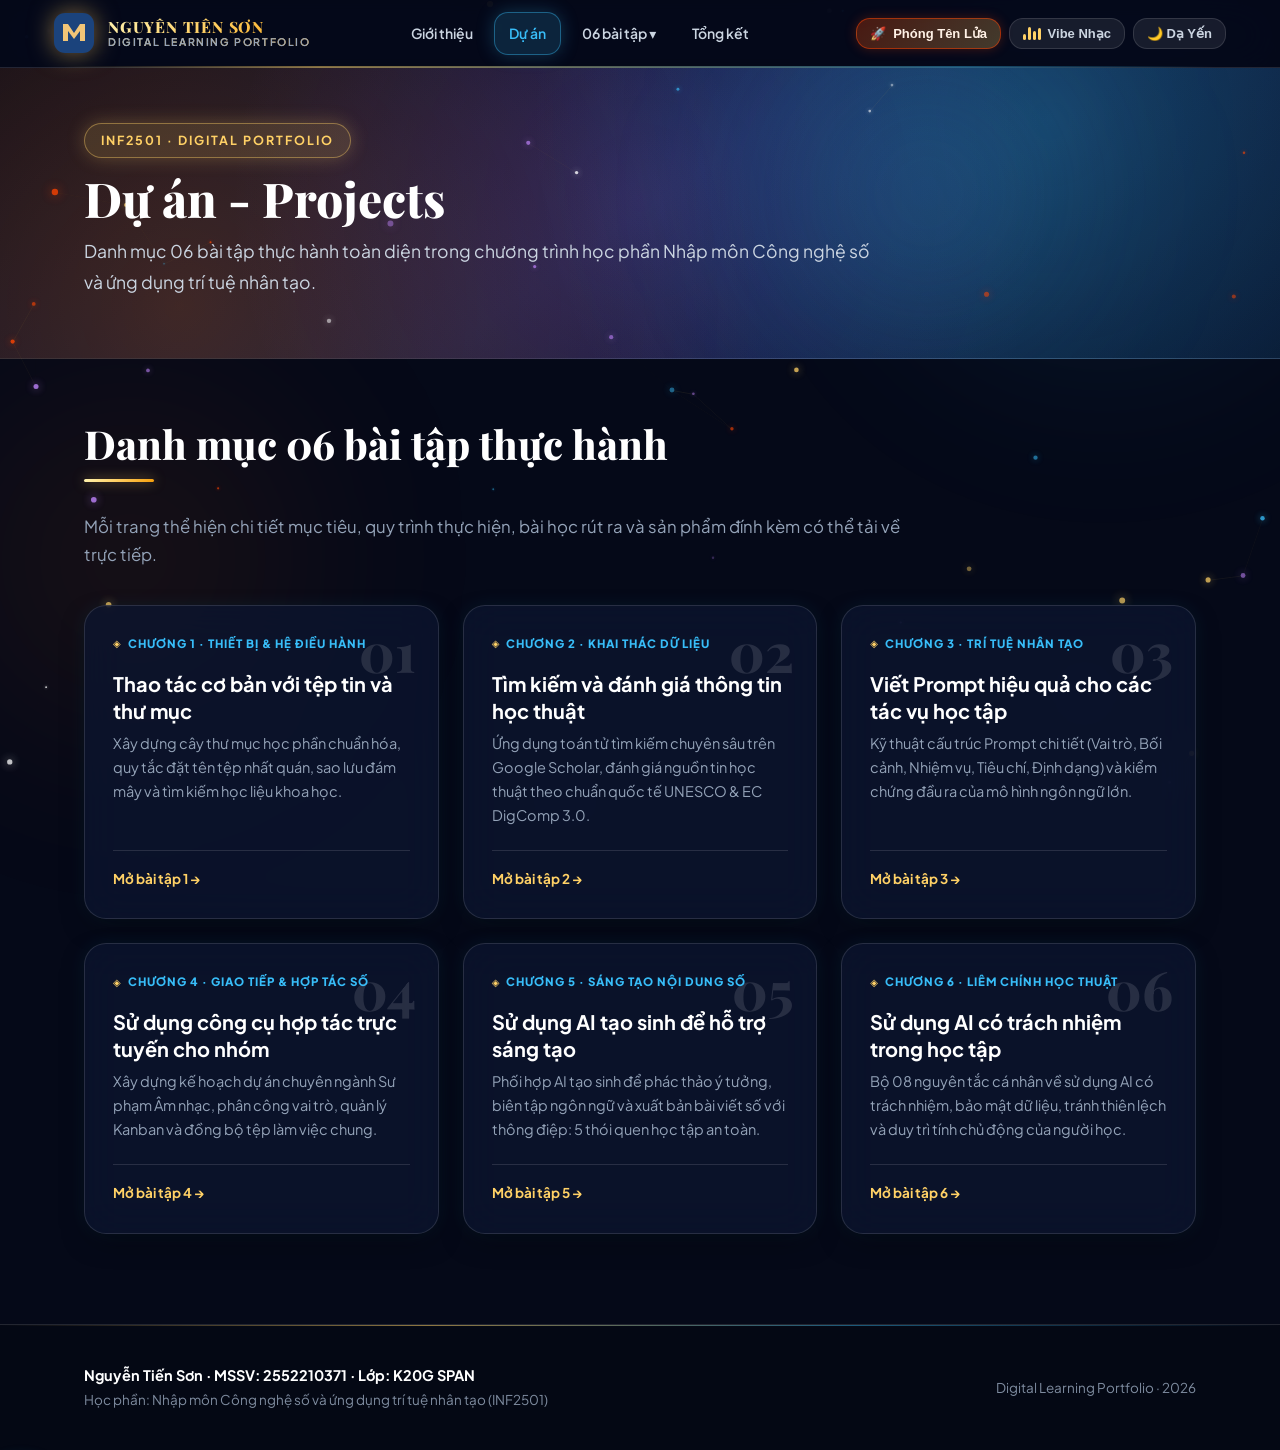
<file: projects.html>
<!doctype html>
<html lang="vi" data-theme="dark">
<head>
  <meta charset="UTF-8">
  <meta name="viewport" content="width=device-width, initial-scale=1">
  <meta name="description" content="Portfolio học phần Nhập môn Công nghệ số và ứng dụng trí tuệ nhân tạo của Nguyễn Tiến Sơn, K20G SPAN.">
  <title>Dự án - Projects | Nguyễn Tiến Sơn</title>
  <link rel="stylesheet" href="assets/style.css">
</head>
<body>
  <!-- Ambient Glow Backgrounds -->
  <div class="ambient-glow ambient-glow-1"></div>
  <div class="ambient-glow ambient-glow-2"></div>

  <!-- Header Navigation -->
  <header>
    <nav class="nav">
      <a class="brand" href="index.html">
        <svg viewBox="0 0 40 40" fill="none" aria-hidden="true">
          <rect width="40" height="40" rx="11" fill="#1B437C"/>
          <path d="M9 28V11h5l6 9 6-9h5v17h-5V18l-6 8-6-8v10H9z" fill="#F1C577"/>
        </svg>
        <span>NGUYỄN TIẾN SƠN<br><small>Digital learning portfolio</small></span>
      </a>
      <div class="menu">
        <a href="index.html" class="">Giới thiệu</a>
        <a href="projects.html" class="current">Dự án</a>
        <details class="">
          <summary>06 bài tập ▾</summary>
          <div class="dropdown">
            <a href="bai1.html">Bài 1 · Quản lý tệp tin</a>
            <a href="bai2.html">Bài 2 · Đánh giá nguồn học thuật</a>
            <a href="bai3.html">Bài 3 · Viết prompt hiệu quả</a>
            <a href="bai4.html">Bài 4 · Hợp tác trực tuyến</a>
            <a href="bai5.html">Bài 5 · Sáng tạo nội dung với AI</a>
            <a href="bai6.html">Bài 6 · Sử dụng AI có trách nhiệm</a>
          </div>
        </details>
        <a href="conclusion.html" class="">Tổng kết</a>
      </div>
    </nav>
  </header>

  <main>
    <!-- Page Header -->
    <section class="pagehead">
      <div class="wrap">
        <div class="eyebrow">INF2501 · Digital Portfolio</div>
        <h1>Dự án - Projects</h1>
        <p>Danh mục 06 bài tập thực hành toàn diện trong chương trình học phần Nhập môn Công nghệ số và ứng dụng trí tuệ nhân tạo.</p>
      </div>
    </section>

    <!-- Main Content -->
    <section class="main">
      <div class="wrap">
        <h2 class="section-title">Danh mục 06 bài tập thực hành</h2>
        <p class="section-intro">Mỗi trang thể hiện chi tiết mục tiêu, quy trình thực hiện, bài học rút ra và sản phẩm đính kèm có thể tải về trực tiếp.</p>
        
        <div class="grid">
          <article class="card">
            <div class="n">01</div>
            <div class="tag">Chương 1 · Thiết bị & Hệ điều hành</div>
            <h2>Thao tác cơ bản với tệp tin và thư mục</h2>
            <p>Xây dựng cây thư mục học phần chuẩn hóa, quy tắc đặt tên tệp nhất quán, sao lưu đám mây và tìm kiếm học liệu khoa học.</p>
            <div class="foot"><a href="bai1.html">Mở bài tập 1 →</a></div>
          </article>

          <article class="card">
            <div class="n">02</div>
            <div class="tag">Chương 2 · Khai thác dữ liệu</div>
            <h2>Tìm kiếm và đánh giá thông tin học thuật</h2>
            <p>Ứng dụng toán tử tìm kiếm chuyên sâu trên Google Scholar, đánh giá nguồn tin học thuật theo chuẩn quốc tế UNESCO & EC DigComp 3.0.</p>
            <div class="foot"><a href="bai2.html">Mở bài tập 2 →</a></div>
          </article>

          <article class="card">
            <div class="n">03</div>
            <div class="tag">Chương 3 · Trí tuệ nhân tạo</div>
            <h2>Viết Prompt hiệu quả cho các tác vụ học tập</h2>
            <p>Kỹ thuật cấu trúc Prompt chi tiết (Vai trò, Bối cảnh, Nhiệm vụ, Tiêu chí, Định dạng) và kiểm chứng đầu ra của mô hình ngôn ngữ lớn.</p>
            <div class="foot"><a href="bai3.html">Mở bài tập 3 →</a></div>
          </article>

          <article class="card">
            <div class="n">04</div>
            <div class="tag">Chương 4 · Giao tiếp & Hợp tác số</div>
            <h2>Sử dụng công cụ hợp tác trực tuyến cho nhóm</h2>
            <p>Xây dựng kế hoạch dự án chuyên ngành Sư phạm Âm nhạc, phân công vai trò, quản lý Kanban và đồng bộ tệp làm việc chung.</p>
            <div class="foot"><a href="bai4.html">Mở bài tập 4 →</a></div>
          </article>

          <article class="card">
            <div class="n">05</div>
            <div class="tag">Chương 5 · Sáng tạo nội dung số</div>
            <h2>Sử dụng AI tạo sinh để hỗ trợ sáng tạo</h2>
            <p>Phối hợp AI tạo sinh để phác thảo ý tưởng, biên tập ngôn ngữ và xuất bản bài viết số với thông điệp: 5 thói quen học tập an toàn.</p>
            <div class="foot"><a href="bai5.html">Mở bài tập 5 →</a></div>
          </article>

          <article class="card">
            <div class="n">06</div>
            <div class="tag">Chương 6 · Liêm chính học thuật</div>
            <h2>Sử dụng AI có trách nhiệm trong học tập</h2>
            <p>Bộ 08 nguyên tắc cá nhân về sử dụng AI có trách nhiệm, bảo mật dữ liệu, tránh thiên lệch và duy trì tính chủ động của người học.</p>
            <div class="foot"><a href="bai6.html">Mở bài tập 6 →</a></div>
          </article>
        </div>
      </div>
    </section>
  </main>

  <!-- Footer -->
  <footer>
    <div class="wrap">
      <div>
        <strong>Nguyễn Tiến Sơn · MSSV: 2552210371 · Lớp: K20G SPAN</strong><br>
        <span class="footer-note">Học phần: Nhập môn Công nghệ số và ứng dụng trí tuệ nhân tạo (INF2501)</span>
      </div>
      <div class="footer-note">Digital Learning Portfolio · 2026</div>
    </div>
  </footer>

  <script src="assets/app.js"></script>
</body>
</html>
</file>
<file: assets/style.css>
/* ==========================================================================
   PORTFOLIO NGUYỄN TIẾN SƠN · INF2501
   Theme: Cosmic Symphony & Hyper-Vibrant Rockets
   (Siêu Sinh Động · Lung Linh · Đẳng Cấp Awwwards)
   Sư phạm Âm nhạc & Công nghệ số
   ========================================================================== */

@import url('https://fonts.googleapis.com/css2?family=Plus+Jakarta+Sans:ital,wght@0,300;0,400;0,500;0,600;0,700;0,800;1,400;1,600&family=Playfair+Display:ital,wght@0,600;0,700;0,800;0,900;1,600;1,700&family=JetBrains+Mono:wght@400;600&display=swap');

:root {
  /* Dark Cosmic Celestial Theme (Dạ Yến Vũ Trụ Siêu Sinh Động) */
  --bg-primary: #050918;
  --bg-secondary: #0a1226;
  --bg-card: rgba(12, 22, 48, 0.76);
  --bg-card-hover: rgba(19, 34, 72, 0.9);
  --bg-glass: rgba(9, 17, 38, 0.84);
  --bg-header: rgba(5, 9, 24, 0.88);

  --text-main: #f1f5f9;
  --text-title: #ffffff;
  --text-muted: #94a3b8;
  --text-sub: #cbd5e1;
  --link-color: #60a5fa;

  --line: rgba(255, 255, 255, 0.12);
  --line-strong: rgba(255, 255, 255, 0.24);
  --line-glow: rgba(255, 209, 102, 0.45);

  --gold: #ffd166;
  --gold-glow: rgba(255, 209, 102, 0.55);
  --gold-gradient: linear-gradient(135deg, #fff3b0 0%, #ffd166 45%, #f59e0b 100%);
  --gold-shimmer: linear-gradient(90deg, #ffd166 0%, #ffffff 30%, #ff8800 60%, #ffd166 100%);

  --cyan: #38bdf8;
  --cyan-glow: rgba(56, 189, 248, 0.45);
  --cyan-gradient: linear-gradient(135deg, #38bdf8 0%, #0284c7 100%);

  --purple: #c084fc;
  --green: #34d399;
  --rocket-flame-1: #ff3b00;
  --rocket-flame-2: #ff9100;
  --rocket-flame-3: #ffd700;

  --hero-bg: radial-gradient(circle at 82% 18%, rgba(56, 189, 248, 0.26) 0%, transparent 48%),
              radial-gradient(circle at 14% 82%, rgba(255, 107, 0, 0.22) 0%, transparent 52%),
              radial-gradient(circle at 50% 45%, rgba(168, 85, 247, 0.18) 0%, transparent 62%),
              linear-gradient(145deg, #050a1c 0%, #0c1a3e 50%, #060e26 100%);

  --card-shadow: 0 10px 30px -10px rgba(0, 0, 0, 0.6), 0 0 20px rgba(56, 189, 248, 0.08);
  --card-shadow-hover: 0 24px 50px -10px rgba(0, 0, 0, 0.8), 0 0 35px rgba(255, 209, 102, 0.35);
  --glow-ring: conic-gradient(from 0deg, #ffd166, #ff4500, #38bdf8, #a855f7, #ffd166);

  --radius-sm: 8px;
  --radius-md: 14px;
  --radius-lg: 22px;
  --radius-full: 9999px;

  --transition-fast: 0.18s cubic-bezier(0.4, 0, 0.2, 1);
  --transition-smooth: 0.35s cubic-bezier(0.16, 1, 0.3, 1);
  --transition-bounce: 0.5s cubic-bezier(0.34, 1.56, 0.64, 1);
}

/* Light Theme (Ánh Sáng Tinh Tế) */
[data-theme="light"] {
  --bg-primary: #f8fafc;
  --bg-secondary: #f1f5f9;
  --bg-card: rgba(255, 255, 255, 0.88);
  --bg-card-hover: rgba(255, 255, 255, 0.98);
  --bg-glass: rgba(255, 255, 255, 0.88);
  --bg-header: rgba(255, 255, 255, 0.94);

  --text-main: #1e293b;
  --text-title: #0f172a;
  --text-muted: #64748b;
  --text-sub: #334155;
  --link-color: #1d4ed8;

  --line: rgba(148, 163, 184, 0.25);
  --line-strong: rgba(148, 163, 184, 0.45);
  --line-glow: rgba(217, 119, 6, 0.35);

  --gold: #d97706;
  --gold-glow: rgba(217, 119, 6, 0.3);
  --gold-gradient: linear-gradient(135deg, #d97706 0%, #b45309 100%);
  --gold-shimmer: linear-gradient(90deg, #d97706 0%, #fef3c7 50%, #d97706 100%);

  --cyan: #0284c7;
  --cyan-glow: rgba(2, 132, 199, 0.3);
  --cyan-gradient: linear-gradient(135deg, #0284c7 0%, #0369a1 100%);

  --green: #059669;

  --hero-bg: radial-gradient(circle at 80% 20%, rgba(56, 189, 248, 0.14) 0%, transparent 45%),
              radial-gradient(circle at 15% 85%, rgba(245, 158, 11, 0.14) 0%, transparent 50%),
              linear-gradient(145deg, #1e3a8a 0%, #1e40af 60%, #172554 100%);

  --card-shadow: 0 10px 25px -5px rgba(30, 41, 59, 0.08), 0 0 15px rgba(56, 189, 248, 0.05);
  --card-shadow-hover: 0 20px 40px -10px rgba(30, 41, 59, 0.18), 0 0 25px rgba(217, 119, 6, 0.15);
  --glow-ring: conic-gradient(from 0deg, #d97706, #0284c7, #7c3aed, #d97706);
}

/* ==========================================================================
   RESET & BASE STYLES
   ========================================================================== */
*, *::before, *::after {
  box-sizing: border-box;
}

html {
  scroll-behavior: smooth;
  font-size: 16px;
}

body {
  margin: 0;
  color: var(--text-main);
  background-color: var(--bg-primary);
  font-family: 'Plus Jakarta Sans', system-ui, -apple-system, BlinkMacSystemFont, 'Segoe UI', Roboto, sans-serif;
  font-size: 1rem;
  line-height: 1.75;
  overflow-x: hidden;
  position: relative;
  transition: background-color var(--transition-smooth), color var(--transition-smooth);
}

/* Canvas Magic Particles Background */
#magic-canvas {
  position: fixed;
  top: 0;
  left: 0;
  width: 100vw;
  height: 100vh;
  pointer-events: none;
  z-index: 1;
  opacity: 0.88;
}

/* Scroll Progress Bar */
#scroll-progress {
  position: fixed;
  top: 0;
  left: 0;
  height: 4px;
  width: 0%;
  background: linear-gradient(90deg, #ffd166, #ff4500, #38bdf8, #a855f7, #ffd166);
  background-size: 300% 100%;
  animation: shimmerSweep 3s linear infinite;
  z-index: 1000;
  box-shadow: 0 0 16px rgba(255, 209, 102, 0.9), 0 0 26px rgba(255, 69, 0, 0.7);
  transition: width 0.1s ease-out;
}

@keyframes shimmerSweep {
  0% { background-position: 100% 50%; }
  100% { background-position: 0% 50%; }
}

/* Comet Stardust Cursor Trail (Vệt sao theo con trỏ chuột) */
.cursor-stardust {
  position: fixed;
  pointer-events: none;
  border-radius: 50%;
  z-index: 99999;
  animation: stardustFade 0.65s cubic-bezier(0.1, 0.8, 0.3, 1) forwards;
}

@keyframes stardustFade {
  0% {
    opacity: 1;
    transform: translate(-50%, -50%) scale(1) rotate(0deg);
  }
  100% {
    opacity: 0;
    transform: translate(-50%, -50%) scale(0.15) translateY(18px) rotate(45deg);
  }
}

/* Ambient Floating Cosmic Blobs */
.ambient-glow {
  position: fixed;
  border-radius: 50%;
  filter: blur(100px);
  pointer-events: none;
  z-index: 0;
  opacity: 0.5;
  animation: floatOrb 16s ease-in-out infinite alternate;
}

.ambient-glow-1 {
  width: 550px;
  height: 550px;
  background: radial-gradient(circle, rgba(56, 189, 248, 0.3) 0%, transparent 70%);
  top: -120px;
  right: -100px;
}

.ambient-glow-2 {
  width: 500px;
  height: 500px;
  background: radial-gradient(circle, rgba(255, 107, 0, 0.25) 0%, transparent 70%);
  bottom: 10%;
  left: -120px;
  animation-duration: 20s;
  animation-delay: -5s;
}

@keyframes floatOrb {
  0% { transform: translate(0, 0) scale(1); }
  100% { transform: translate(45px, -45px) scale(1.12); }
}

/* Typography elements */
h1, h2, h3, h4, h5, h6 {
  color: var(--text-title);
  margin-top: 0;
  font-weight: 700;
  line-height: 1.25;
}

a {
  color: var(--link-color);
  text-decoration: none;
  transition: color var(--transition-fast), text-shadow var(--transition-fast);
}

a:hover {
  text-decoration: none;
  color: var(--gold);
  text-shadow: 0 0 10px var(--gold-glow);
}

a:focus-visible, button:focus-visible, details:focus-visible {
  outline: 2px solid var(--gold);
  outline-offset: 4px;
}

::selection {
  background: rgba(255, 209, 102, 0.38);
  color: #ffffff;
}

/* ==========================================================================
   HEADER & NAVIGATION
   ========================================================================== */
header {
  background: var(--bg-header);
  backdrop-filter: blur(24px) saturate(190%);
  -webkit-backdrop-filter: blur(24px) saturate(190%);
  border-bottom: 1px solid var(--line);
  position: sticky;
  top: 0;
  z-index: 100;
  transition: all var(--transition-fast);
}

header::after {
  content: '';
  position: absolute;
  bottom: -1px;
  left: 0;
  width: 100%;
  height: 1.5px;
  background: linear-gradient(90deg, transparent 5%, var(--gold-glow) 25%, var(--cyan-glow) 75%, transparent 95%);
  opacity: 0.9;
}

.nav {
  max-width: 1220px;
  margin: auto;
  padding: 12px 24px;
  display: flex;
  align-items: center;
  justify-content: space-between;
  gap: 16px;
  position: relative;
  z-index: 2;
}

.brand {
  display: flex;
  align-items: center;
  gap: 14px;
  color: var(--text-title);
  font-weight: 700;
  line-height: 1.15;
  transition: transform var(--transition-bounce);
}

.brand:hover {
  transform: translateY(-2px) scale(1.02);
}

.brand svg {
  height: 40px;
  width: 40px;
  filter: drop-shadow(0 0 12px rgba(255, 209, 102, 0.5));
  transition: transform var(--transition-bounce);
}

.brand:hover svg {
  transform: rotate(8deg) scale(1.08);
}

.brand span {
  font-family: 'Playfair Display', Georgia, serif;
  font-size: 15.5px;
  letter-spacing: 0.8px;
  font-weight: 800;
  background: var(--gold-gradient);
  -webkit-background-clip: text;
  -webkit-text-fill-color: transparent;
}

.brand small {
  display: block;
  font-family: 'Plus Jakarta Sans', sans-serif;
  font-size: 10.5px;
  letter-spacing: 1.6px;
  font-weight: 600;
  color: var(--text-muted);
  text-transform: uppercase;
  -webkit-text-fill-color: initial;
}

.menu {
  display: flex;
  align-items: center;
  gap: 6px;
  flex-wrap: wrap;
}

.menu > a, .menu details > summary {
  padding: 8px 14px;
  border-radius: var(--radius-md);
  color: var(--text-sub);
  font-size: 14px;
  font-weight: 600;
  cursor: pointer;
  list-style: none;
  transition: all var(--transition-fast);
  border: 1px solid transparent;
  display: inline-flex;
  align-items: center;
  gap: 6px;
}

.menu > a:hover, .menu details > summary:hover {
  background: rgba(255, 209, 102, 0.14);
  color: var(--gold);
  border-color: rgba(255, 209, 102, 0.35);
  box-shadow: 0 0 14px rgba(255, 209, 102, 0.2);
  transform: translateY(-1px);
}

.menu > a.current, .menu details.current > summary {
  background: rgba(56, 189, 248, 0.16);
  color: var(--cyan);
  border-color: rgba(56, 189, 248, 0.4);
  box-shadow: 0 0 18px rgba(56, 189, 248, 0.25);
}

.menu details {
  position: relative;
}

.menu summary::-webkit-details-marker {
  display: none;
}

.dropdown {
  position: absolute;
  right: 0;
  top: calc(100% + 8px);
  width: 300px;
  background: var(--bg-glass);
  backdrop-filter: blur(28px) saturate(190%);
  -webkit-backdrop-filter: blur(28px) saturate(190%);
  box-shadow: 0 24px 50px rgba(0, 0, 0, 0.6), 0 0 30px rgba(56, 189, 248, 0.2);
  padding: 10px;
  border: 1px solid var(--line-strong);
  border-radius: var(--radius-lg);
  animation: dropdownIn 0.25s cubic-bezier(0.16, 1, 0.3, 1);
  z-index: 110;
}

@keyframes dropdownIn {
  from { opacity: 0; transform: translateY(-10px) scale(0.95); }
  to { opacity: 1; transform: translateY(0) scale(1); }
}

.dropdown a {
  display: flex;
  align-items: center;
  gap: 10px;
  padding: 10px 14px;
  border-radius: var(--radius-sm);
  font-size: 13.5px;
  font-weight: 500;
  color: var(--text-main);
  transition: all var(--transition-fast);
}

.dropdown a::before {
  content: '✦';
  font-size: 11px;
  color: var(--gold);
  opacity: 0.6;
  transition: transform var(--transition-fast);
}

.dropdown a:hover {
  background: rgba(255, 209, 102, 0.14);
  color: var(--gold);
  transform: translateX(5px);
}

.dropdown a:hover::before {
  opacity: 1;
  transform: scale(1.35) rotate(45deg);
}

/* Nav Controls */
.nav-controls {
  display: flex;
  align-items: center;
  gap: 8px;
  margin-left: 6px;
}

.btn-ctrl {
  background: rgba(255, 255, 255, 0.08);
  border: 1px solid var(--line);
  color: var(--text-sub);
  padding: 7px 13px;
  border-radius: var(--radius-md);
  font-size: 13px;
  font-weight: 600;
  cursor: pointer;
  display: inline-flex;
  align-items: center;
  gap: 7px;
  transition: all var(--transition-fast);
  user-select: none;
}

.btn-ctrl:hover {
  background: rgba(255, 209, 102, 0.18);
  color: var(--gold);
  border-color: rgba(255, 209, 102, 0.4);
  box-shadow: 0 0 16px rgba(255, 209, 102, 0.3);
  transform: translateY(-2px);
}

/* Rocket Launch Button in Header */
.btn-rocket-launch {
  background: linear-gradient(135deg, rgba(255, 69, 0, 0.28) 0%, rgba(255, 209, 102, 0.25) 100%);
  border-color: rgba(255, 69, 0, 0.5);
  color: #fff1e6;
  position: relative;
  overflow: hidden;
  box-shadow: 0 0 12px rgba(255, 69, 0, 0.25);
}

.btn-rocket-launch::after {
  content: '';
  position: absolute;
  top: -50%;
  left: -60%;
  width: 40%;
  height: 200%;
  background: linear-gradient(90deg, transparent, rgba(255, 255, 255, 0.35), transparent);
  transform: rotate(25deg);
  animation: shineGleam 3.5s ease-in-out infinite;
}

@keyframes shineGleam {
  0% { left: -60%; }
  35% { left: 160%; }
  100% { left: 160%; }
}

.btn-rocket-launch:hover {
  background: linear-gradient(135deg, rgba(255, 69, 0, 0.45) 0%, rgba(255, 209, 102, 0.4) 100%);
  border-color: #ff5500;
  color: #ffffff;
  box-shadow: 0 0 25px rgba(255, 69, 0, 0.6), 0 0 15px rgba(255, 209, 102, 0.5);
  transform: translateY(-2px) scale(1.04);
}

.btn-rocket-launch .rocket-icon {
  display: inline-block;
  transition: transform 0.3s cubic-bezier(0.34, 1.56, 0.64, 1);
}

.btn-rocket-launch:hover .rocket-icon {
  transform: translateY(-3px) rotate(-12deg) scale(1.25);
}

/* Equalizer Bars */
.eq-bars {
  display: inline-flex;
  align-items: flex-end;
  gap: 2.5px;
  height: 14px;
}

.eq-bar {
  width: 2.5px;
  background: var(--gold);
  border-radius: 2px;
  animation: equalizerJump 1.2s ease-in-out infinite alternate;
}

.eq-bar:nth-child(1) { height: 6px; animation-delay: 0.1s; }
.eq-bar:nth-child(2) { height: 13px; animation-delay: 0.3s; }
.eq-bar:nth-child(3) { height: 9px; animation-delay: 0.15s; }
.eq-bar:nth-child(4) { height: 12px; animation-delay: 0.4s; }

@keyframes equalizerJump {
  0% { height: 3px; }
  100% { height: 14px; }
}

/* ==========================================================================
   CONTAINER & LAYOUT
   ========================================================================== */
.wrap {
  max-width: 1160px;
  margin: auto;
  padding: 0 24px;
  position: relative;
  z-index: 2;
}

/* ==========================================================================
   HERO SECTION (COSMIC ROCKETS, PLANET & LIVE VISUALIZER)
   ========================================================================== */
.hero {
  background: var(--hero-bg);
  color: #fff;
  padding: 85px 0 95px;
  position: relative;
  overflow: hidden;
  border-bottom: 1px solid var(--line);
}

/* Decorative Saturn Planet in Hero */
.cosmic-saturn {
  position: absolute;
  top: 30px;
  right: 5%;
  width: 120px;
  height: 120px;
  pointer-events: none;
  opacity: 0.4;
  z-index: 1;
  animation: planetFloat 12s ease-in-out infinite alternate;
}

@keyframes planetFloat {
  0% { transform: translateY(0) rotate(0deg); }
  100% { transform: translateY(-16px) rotate(8deg); }
}

.hero::before {
  content: '';
  position: absolute;
  top: -150px;
  right: -100px;
  width: 600px;
  height: 600px;
  background: radial-gradient(circle, rgba(255, 209, 102, 0.22) 0%, rgba(56, 189, 248, 0.12) 45%, transparent 70%);
  border-radius: 50%;
  pointer-events: none;
  animation: floatOrb 12s ease-in-out infinite alternate;
  z-index: 1;
}

.hero::after {
  content: '';
  position: absolute;
  bottom: -100px;
  left: -150px;
  width: 500px;
  height: 500px;
  background: radial-gradient(circle, rgba(168, 85, 247, 0.2) 0%, transparent 65%);
  border-radius: 50%;
  pointer-events: none;
  animation: floatOrb 15s ease-in-out infinite alternate-reverse;
  z-index: 1;
}

.hero .wrap {
  display: grid;
  grid-template-columns: 1.35fr 0.65fr;
  align-items: center;
  gap: 55px;
  position: relative;
  z-index: 2;
}

.eyebrow {
  display: inline-flex;
  align-items: center;
  gap: 8px;
  padding: 6px 16px;
  border-radius: var(--radius-full);
  background: rgba(255, 209, 102, 0.14);
  border: 1px solid rgba(255, 209, 102, 0.4);
  font-size: 12.5px;
  letter-spacing: 2px;
  text-transform: uppercase;
  font-weight: 700;
  color: var(--gold);
  box-shadow: 0 0 18px rgba(255, 209, 102, 0.25);
  animation: badgeBounce 4s ease-in-out infinite alternate;
}

@keyframes badgeBounce {
  0% { transform: translateY(0); }
  100% { transform: translateY(-4px); }
}

.hero h1 {
  font-family: 'Playfair Display', Georgia, serif;
  font-weight: 800;
  font-size: clamp(40px, 5.8vw, 70px);
  line-height: 1.12;
  margin: 18px 0 20px;
  letter-spacing: -0.5px;
  color: #ffffff;
}

.hero h1 span {
  background: var(--gold-shimmer);
  background-size: 250% auto;
  -webkit-background-clip: text;
  -webkit-text-fill-color: transparent;
  animation: textShimmer 4s ease-in-out infinite alternate;
  display: inline-block;
  text-shadow: 0 0 35px rgba(255, 209, 102, 0.35);
}

@keyframes textShimmer {
  0% { background-position: 0% 50%; }
  100% { background-position: 100% 50%; }
}

.hero p {
  max-width: 630px;
  color: #e2e8f0;
  font-size: 1.125rem;
  line-height: 1.8;
  font-weight: 400;
  text-shadow: 0 2px 10px rgba(0, 0, 0, 0.35);
}

/* Live Symphony Waveform Widget in Hero (Tôn vinh Sư phạm Âm nhạc) */
.hero-waveform-card {
  display: inline-flex;
  align-items: center;
  gap: 14px;
  background: rgba(13, 24, 52, 0.7);
  backdrop-filter: blur(16px);
  border: 1px solid rgba(255, 209, 102, 0.3);
  padding: 10px 18px;
  border-radius: var(--radius-full);
  margin: 18px 0 6px;
  cursor: pointer;
  transition: all var(--transition-bounce);
  box-shadow: 0 6px 20px rgba(0, 0, 0, 0.3), 0 0 15px rgba(255, 209, 102, 0.15);
}

.hero-waveform-card:hover {
  transform: translateY(-3px) scale(1.02);
  border-color: var(--gold);
  box-shadow: 0 10px 25px rgba(0, 0, 0, 0.4), 0 0 25px rgba(255, 209, 102, 0.4);
}

.waveform-bars {
  display: flex;
  align-items: center;
  gap: 3px;
  height: 20px;
}

.wave-bar {
  width: 3px;
  background: linear-gradient(180deg, #ffd166, #ff4500);
  border-radius: 99px;
  animation: waveJump 1s ease-in-out infinite alternate;
}

.wave-bar:nth-child(1) { height: 8px; animation-delay: 0.05s; }
.wave-bar:nth-child(2) { height: 16px; animation-delay: 0.2s; }
.wave-bar:nth-child(3) { height: 12px; animation-delay: 0.1s; }
.wave-bar:nth-child(4) { height: 19px; animation-delay: 0.35s; }
.wave-bar:nth-child(5) { height: 10px; animation-delay: 0.15s; }
.wave-bar:nth-child(6) { height: 17px; animation-delay: 0.3s; }
.wave-bar:nth-child(7) { height: 7px; animation-delay: 0.08s; }
.wave-bar:nth-child(8) { height: 15px; animation-delay: 0.25s; }

@keyframes waveJump {
  0% { height: 4px; }
  100% { height: 20px; }
}

.waveform-label {
  font-size: 12.5px;
  font-weight: 700;
  color: var(--gold);
  letter-spacing: 0.3px;
}

/* Pills / Tags */
.pills {
  display: flex;
  flex-wrap: wrap;
  gap: 10px;
  margin: 22px 0 28px;
}

.pill {
  display: inline-flex;
  align-items: center;
  gap: 6px;
  padding: 8px 16px;
  border: 1px solid rgba(255, 255, 255, 0.2);
  background: rgba(255, 255, 255, 0.08);
  backdrop-filter: blur(12px);
  -webkit-backdrop-filter: blur(12px);
  color: #ffffff;
  border-radius: var(--radius-full);
  font-size: 12.5px;
  font-weight: 600;
  letter-spacing: 0.3px;
  transition: all var(--transition-fast);
  box-shadow: 0 4px 15px rgba(0, 0, 0, 0.15);
}

.pill::before {
  content: '';
  width: 6px;
  height: 6px;
  border-radius: 50%;
  background: var(--gold);
  box-shadow: 0 0 8px var(--gold);
}

.pill:hover {
  background: rgba(255, 209, 102, 0.2);
  border-color: var(--gold);
  transform: translateY(-2px);
  box-shadow: 0 0 18px rgba(255, 209, 102, 0.4);
}

/* Hero Actions & Buttons */
.actions {
  display: flex;
  gap: 14px;
  flex-wrap: wrap;
  margin-top: 30px;
}

.btn {
  border: 1px solid var(--line-strong);
  display: inline-flex;
  gap: 10px;
  align-items: center;
  justify-content: center;
  padding: 12px 26px;
  border-radius: var(--radius-md);
  font-size: 14.5px;
  font-weight: 700;
  background: var(--bg-card);
  backdrop-filter: blur(14px);
  color: #ffffff;
  cursor: pointer;
  position: relative;
  overflow: hidden;
  transition: all var(--transition-bounce);
  box-shadow: 0 4px 20px rgba(0, 0, 0, 0.3);
}

.btn::after {
  content: '';
  position: absolute;
  top: 0;
  left: -100%;
  width: 60%;
  height: 100%;
  background: linear-gradient(90deg, transparent, rgba(255, 255, 255, 0.25), transparent);
  transform: skewX(-20deg);
  transition: left 0.6s ease;
}

.btn:hover::after {
  left: 140%;
}

.btn:hover {
  background: rgba(255, 255, 255, 0.2);
  border-color: #ffffff;
  transform: translateY(-3px) scale(1.02);
  box-shadow: 0 8px 30px rgba(0, 0, 0, 0.4);
  color: #ffffff;
}

.btn.gold {
  background: var(--gold-gradient);
  border-color: #ffd166;
  color: #0c162c;
  font-weight: 800;
  box-shadow: 0 4px 22px rgba(245, 158, 11, 0.45), 0 0 18px rgba(255, 209, 102, 0.3);
}

.btn.gold:hover {
  background: linear-gradient(135deg, #fff2a8 0%, #ffd166 50%, #f59e0b 100%);
  transform: translateY(-4px) scale(1.04);
  box-shadow: 0 10px 35px rgba(245, 158, 11, 0.65), 0 0 30px rgba(255, 209, 102, 0.6);
  color: #070d1e;
}

/* ==========================================================================
   HERO PHOTO FRAME & ORBITING MINI ROCKET
   ========================================================================== */
.hero-photo-wrapper {
  position: relative;
  display: inline-block;
  justify-self: center;
  z-index: 2;
  perspective: 1000px;
}

.hero-photo-wrapper::before {
  content: '';
  position: absolute;
  inset: -8px;
  border-radius: 180px 180px 28px 28px;
  background: var(--glow-ring);
  filter: blur(14px);
  opacity: 0.9;
  animation: rotateRing 7s linear infinite;
  z-index: -1;
}

@keyframes rotateRing {
  0% { transform: rotate(0deg); }
  100% { transform: rotate(360deg); }
}

.hero-photo {
  width: 100%;
  max-width: 320px;
  aspect-ratio: 4/5;
  object-fit: cover;
  object-position: 50% 21%;
  border-radius: 170px 170px 24px 24px;
  border: 4px solid rgba(255, 255, 255, 0.9);
  box-shadow: 0 25px 60px rgba(0, 0, 0, 0.65), 0 0 35px rgba(56, 189, 248, 0.35);
  display: block;
  background: #0d1e44;
  transition: transform var(--transition-smooth), filter var(--transition-smooth);
}

.hero-photo-wrapper:hover .hero-photo {
  transform: scale(1.03);
  filter: brightness(1.05);
}

/* Floating Badges on Hero Photo */
.floating-badge {
  position: absolute;
  background: rgba(10, 19, 42, 0.92);
  backdrop-filter: blur(16px);
  border: 1.5px solid rgba(255, 209, 102, 0.5);
  padding: 8px 16px;
  border-radius: var(--radius-full);
  font-size: 12px;
  font-weight: 700;
  color: var(--gold);
  display: flex;
  align-items: center;
  gap: 8px;
  box-shadow: 0 10px 30px rgba(0, 0, 0, 0.6), 0 0 20px rgba(255, 209, 102, 0.4);
  pointer-events: none;
  animation: floatSlow 5s ease-in-out infinite alternate;
  z-index: 5;
}

.floating-badge.badge-top {
  top: 15px;
  left: -25px;
  animation-delay: 0s;
}

.floating-badge.badge-bottom {
  bottom: 25px;
  right: -25px;
  animation-delay: -2.5s;
  border-color: rgba(56, 189, 248, 0.6);
  color: var(--cyan);
  box-shadow: 0 10px 30px rgba(0, 0, 0, 0.6), 0 0 20px rgba(56, 189, 248, 0.45);
}

@keyframes floatSlow {
  0% { transform: translateY(0px) rotate(0deg); }
  100% { transform: translateY(-10px) rotate(2deg); }
}

/* Orbiting Mini Rocket in Hero */
.hero-orbit-rocket {
  position: absolute;
  top: -22px;
  right: -28px;
  width: 54px;
  height: 54px;
  z-index: 10;
  cursor: pointer;
  animation: orbitHover 3.5s ease-in-out infinite alternate;
  transition: transform 0.3s cubic-bezier(0.34, 1.56, 0.64, 1);
}

.hero-orbit-rocket:hover {
  transform: scale(1.3) rotate(-15deg);
}

.hero-orbit-rocket .rocket-glow-pulse {
  position: absolute;
  inset: -10px;
  border-radius: 50%;
  background: radial-gradient(circle, rgba(255, 69, 0, 0.5) 0%, rgba(255, 209, 102, 0.25) 50%, transparent 70%);
  animation: pulseGlow 1.2s ease-in-out infinite alternate;
}

@keyframes orbitHover {
  0% { transform: translateY(0px) rotate(0deg); }
  50% { transform: translateY(-14px) rotate(10deg); }
  100% { transform: translateY(-4px) rotate(-8deg); }
}

@keyframes pulseGlow {
  0% { transform: scale(0.9); opacity: 0.6; }
  100% { transform: scale(1.3); opacity: 1; }
}

/* ==========================================================================
   DYNAMIC SPACE ECOSYSTEM (TÊN LỬA VŨ TRỤ, SAO BĂNG, VỆ TINH)
   ========================================================================== */
.flying-rocket-container {
  position: fixed;
  pointer-events: auto;
  z-index: 9990;
  cursor: pointer;
  filter: drop-shadow(0 0 16px rgba(255, 69, 0, 0.8)) drop-shadow(0 0 25px rgba(255, 209, 102, 0.6));
  transform-origin: center center;
  transition: filter 0.2s ease;
}

.flying-rocket-container:hover {
  filter: drop-shadow(0 0 25px rgba(255, 209, 102, 1)) drop-shadow(0 0 45px rgba(255, 69, 0, 0.95));
}

.flying-rocket-svg {
  width: 66px;
  height: 66px;
  display: block;
}

.rocket-flame-path {
  animation: thrusterFlicker 0.12s ease-in-out infinite alternate;
  transform-origin: 32px 46px;
}

@keyframes thrusterFlicker {
  0% { transform: scale(0.9, 0.85); opacity: 0.85; }
  100% { transform: scale(1.25, 1.45); opacity: 1; filter: drop-shadow(0 0 14px #ff9100); }
}

.rocket-particle {
  position: fixed;
  border-radius: 50%;
  pointer-events: none;
  z-index: 9988;
  animation: particleFade 1.1s cubic-bezier(0.1, 0.8, 0.3, 1) forwards;
}

@keyframes particleFade {
  0% {
    opacity: 1;
    transform: translate(0, 0) scale(1);
  }
  100% {
    opacity: 0;
    transform: translate(var(--dx, -15px), var(--dy, 25px)) scale(0.1);
  }
}

.rocket-smoke-puff {
  position: fixed;
  border-radius: 50%;
  background: radial-gradient(circle, rgba(255, 255, 255, 0.6) 0%, rgba(200, 220, 255, 0.25) 60%, transparent 100%);
  pointer-events: none;
  z-index: 9987;
  animation: smokeExpand 1.4s ease-out forwards;
}

@keyframes smokeExpand {
  0% {
    opacity: 0.75;
    transform: scale(0.5);
  }
  100% {
    opacity: 0;
    transform: scale(3);
  }
}

/* Floating Space Satellite */
.cosmic-satellite {
  position: fixed;
  pointer-events: none;
  z-index: 3;
  opacity: 0.8;
  filter: drop-shadow(0 0 10px rgba(56, 189, 248, 0.5));
  animation: satelliteDrift 45s linear infinite;
}

@keyframes satelliteDrift {
  0% { transform: translate(-80px, 30vh) rotate(0deg); }
  50% { transform: translate(55vw, 15vh) rotate(180deg); }
  100% { transform: translate(105vw, 45vh) rotate(360deg); }
}

/* Shooting Stars / Meteors across background */
.shooting-star {
  position: fixed;
  height: 2.5px;
  background: linear-gradient(90deg, #ffffff, #ffd166, #38bdf8, transparent);
  border-radius: 999px;
  filter: drop-shadow(0 0 10px #38bdf8) drop-shadow(0 0 6px #ffd166);
  pointer-events: none;
  z-index: 2;
  animation: shootStar 1.6s cubic-bezier(0.25, 0.1, 0.25, 1) forwards;
}

@keyframes shootStar {
  0% {
    opacity: 1;
    width: 0px;
    transform: translate(0, 0) rotate(var(--angle, -35deg));
  }
  35% {
    opacity: 1;
    width: 160px;
  }
  100% {
    opacity: 0;
    width: 0px;
    transform: translate(var(--tx, 450px), var(--ty, 300px)) rotate(var(--angle, -35deg));
  }
}

/* ==========================================================================
   STAT HIGHLIGHT STRIP (3D TILT READY)
   ========================================================================== */
.stats-strip {
  display: grid;
  grid-template-columns: repeat(4, 1fr);
  gap: 16px;
  margin: -35px auto 40px;
  position: relative;
  z-index: 10;
  perspective: 1200px;
}

.stat-item {
  background: var(--bg-card);
  backdrop-filter: blur(18px);
  border: 1px solid var(--line);
  padding: 20px 22px;
  border-radius: var(--radius-lg);
  box-shadow: var(--card-shadow);
  display: flex;
  align-items: center;
  gap: 16px;
  transition: transform var(--transition-smooth), border-color var(--transition-smooth), box-shadow var(--transition-smooth);
  transform-style: preserve-3d;
  position: relative;
  overflow: hidden;
}

.stat-item:hover {
  transform: translateY(-6px) scale(1.02);
  border-color: var(--line-glow);
  box-shadow: var(--card-shadow-hover);
}

.stat-icon {
  width: 50px;
  height: 50px;
  border-radius: var(--radius-md);
  background: rgba(255, 209, 102, 0.14);
  border: 1px solid rgba(255, 209, 102, 0.35);
  display: flex;
  align-items: center;
  justify-content: center;
  font-size: 24px;
  flex-shrink: 0;
  box-shadow: 0 0 16px rgba(255, 209, 102, 0.25);
  transition: transform var(--transition-bounce);
}

.stat-item:hover .stat-icon {
  transform: scale(1.15) rotate(8deg);
}

.stat-item:nth-child(2) .stat-icon {
  background: rgba(56, 189, 248, 0.14);
  border-color: rgba(56, 189, 248, 0.35);
  box-shadow: 0 0 16px rgba(56, 189, 248, 0.25);
}

.stat-item:nth-child(3) .stat-icon {
  background: rgba(255, 69, 0, 0.14);
  border-color: rgba(255, 69, 0, 0.35);
  box-shadow: 0 0 16px rgba(255, 69, 0, 0.25);
}

.stat-item:nth-child(4) .stat-icon {
  background: rgba(52, 211, 153, 0.14);
  border-color: rgba(52, 211, 153, 0.35);
  box-shadow: 0 0 16px rgba(52, 211, 153, 0.25);
}

.stat-content strong {
  display: block;
  font-size: 19px;
  font-weight: 800;
  color: var(--text-title);
  line-height: 1.2;
}

.stat-content span {
  font-size: 12.5px;
  color: var(--text-muted);
  font-weight: 500;
}

/* ==========================================================================
   CARDS (3D TILT & DYNAMIC SPOTLIGHT & HOLOGRAPHIC GLARE)
   ========================================================================== */
.main {
  padding: 60px 0 90px;
  position: relative;
  z-index: 2;
}

.section-title {
  font-family: 'Playfair Display', Georgia, serif;
  font-size: clamp(28px, 3.8vw, 40px);
  font-weight: 800;
  color: var(--text-title);
  margin: 0 0 14px;
  position: relative;
  display: inline-block;
}

.section-title::after {
  content: '';
  display: block;
  width: 70px;
  height: 3.5px;
  background: var(--gold-gradient);
  border-radius: var(--radius-full);
  margin-top: 10px;
  box-shadow: 0 0 12px var(--gold-glow);
}

.section-intro {
  color: var(--text-muted);
  max-width: 820px;
  margin-bottom: 35px;
  font-size: 1.05rem;
  line-height: 1.7;
}

.grid {
  display: grid;
  grid-template-columns: repeat(3, minmax(0, 1fr));
  gap: 24px;
  perspective: 1200px;
}

/* Card 3D tilt with dynamic light sheen */
.card {
  border: 1px solid var(--line);
  border-radius: var(--radius-lg);
  background: var(--bg-card);
  backdrop-filter: blur(20px);
  -webkit-backdrop-filter: blur(20px);
  padding: 28px;
  box-shadow: var(--card-shadow);
  position: relative;
  overflow: hidden;
  display: flex;
  flex-direction: column;
  transform-style: preserve-3d;
  transition: transform var(--transition-smooth), border-color var(--transition-smooth), box-shadow var(--transition-smooth);
}

/* Spotlight dynamic radial gradient */
.card::before {
  content: '';
  position: absolute;
  inset: 0;
  background: radial-gradient(450px circle at var(--mouse-x, 50%) var(--mouse-y, 50%), rgba(255, 209, 102, 0.15), transparent 70%);
  opacity: 0;
  transition: opacity var(--transition-smooth);
  pointer-events: none;
  z-index: 1;
}

.card:hover::before {
  opacity: 1;
}

/* Holographic Glare Sheen */
.card-glare {
  position: absolute;
  inset: 0;
  background: linear-gradient(135deg, rgba(255, 255, 255, 0.12) 0%, transparent 60%);
  opacity: 0;
  pointer-events: none;
  transition: opacity 0.3s ease;
  z-index: 2;
}

.card:hover .card-glare {
  opacity: 1;
}

.card:hover {
  transform: translateY(-8px) scale(1.02);
  border-color: rgba(255, 209, 102, 0.55);
  box-shadow: var(--card-shadow-hover);
}

.card h2, .card h3 {
  margin: 10px 0 8px;
  font-size: 20px;
  font-weight: 700;
  line-height: 1.35;
  color: var(--text-title);
  position: relative;
  z-index: 3;
}

.card p {
  color: var(--text-muted);
  font-size: 14.5px;
  line-height: 1.65;
  margin: 0;
  flex-grow: 1;
  position: relative;
  z-index: 3;
}

.card .tag {
  color: var(--cyan);
  font-size: 11.5px;
  letter-spacing: 1px;
  font-weight: 800;
  text-transform: uppercase;
  display: inline-flex;
  align-items: center;
  gap: 6px;
  margin-bottom: 6px;
  position: relative;
  z-index: 3;
}

.card .tag::before {
  content: '◈';
  font-size: 10px;
  color: var(--gold);
}

.card .n {
  font-family: 'Playfair Display', Georgia, serif;
  font-weight: 800;
  font-size: 54px;
  line-height: 1;
  color: rgba(255, 255, 255, 0.12);
  position: absolute;
  top: 18px;
  right: 22px;
  user-select: none;
  transition: all var(--transition-bounce);
  z-index: 1;
}

.card:hover .n {
  color: var(--gold);
  opacity: 0.45;
  transform: scale(1.15) rotate(-6deg);
  text-shadow: 0 0 25px var(--gold-glow);
}

.card .foot {
  border-top: 1px solid var(--line);
  padding-top: 16px;
  margin-top: 22px;
  font-weight: 700;
  font-size: 13.5px;
  position: relative;
  z-index: 3;
}

.card .foot a {
  display: inline-flex;
  align-items: center;
  gap: 8px;
  color: var(--gold);
  transition: gap var(--transition-fast);
}

.card .foot a:hover {
  gap: 12px;
  text-shadow: 0 0 10px var(--gold-glow);
}

/* ==========================================================================
   DETAIL PAGES (BAI 1 - 6 & CONCLUSION)
   ========================================================================== */
.pagehead {
  background: var(--hero-bg);
  padding: 55px 0 60px;
  color: white;
  border-bottom: 1px solid var(--line);
  position: relative;
  overflow: hidden;
}

.pagehead::before {
  content: '';
  position: absolute;
  top: -100px;
  right: 10%;
  width: 450px;
  height: 450px;
  background: radial-gradient(circle, rgba(56, 189, 248, 0.2) 0%, transparent 65%);
  pointer-events: none;
  filter: blur(80px);
}

.pagehead h1 {
  font-family: 'Playfair Display', Georgia, serif;
  font-weight: 800;
  font-size: clamp(30px, 4.2vw, 48px);
  line-height: 1.2;
  margin: 12px 0 8px;
  color: #ffffff;
}

.pagehead p {
  color: #cbd5e1;
  max-width: 800px;
  font-size: 1.1rem;
  margin: 0;
}

.crumb {
  color: var(--text-muted);
  font-size: 13.5px;
  margin-bottom: 24px;
  display: flex;
  align-items: center;
  gap: 8px;
}

.crumb a {
  color: var(--text-sub);
}

.crumb a:hover {
  color: var(--gold);
}

.content-shell {
  display: grid;
  grid-template-columns: minmax(0, 1fr) 260px;
  gap: 28px;
  align-items: start;
}

.content {
  background: var(--bg-card);
  backdrop-filter: blur(20px);
  -webkit-backdrop-filter: blur(20px);
  border: 1px solid var(--line);
  border-radius: var(--radius-lg);
  padding: 40px 46px;
  box-shadow: var(--card-shadow);
  position: relative;
}

.content h2 {
  font-family: 'Playfair Display', Georgia, serif;
  font-weight: 700;
  font-size: 26px;
  margin: 32px 0 14px;
  color: var(--text-title);
  border-left: 4px solid var(--gold);
  padding-left: 14px;
}

.content h2:first-of-type {
  margin-top: 0;
}

.content h3 {
  font-size: 19px;
  margin: 26px 0 10px;
  color: var(--cyan);
}

.content p {
  margin: 0 0 16px;
  line-height: 1.8;
  color: var(--text-sub);
}

.content li {
  margin: 8px 0;
  color: var(--text-sub);
}

.evidence-gallery {
  display: grid;
  grid-template-columns: repeat(2, minmax(0, 1fr));
  gap: 16px;
  margin: 20px 0 28px;
}

.evidence-gallery figure {
  min-width: 0;
  margin: 0;
  padding: 10px;
  border: 1px solid var(--line);
  border-radius: var(--radius-md);
  background: rgba(15, 23, 42, 0.42);
}

.evidence-gallery img {
  display: block;
  width: 100%;
  height: auto;
  border-radius: 9px;
}

.evidence-gallery figcaption {
  margin-top: 9px;
  color: var(--text-muted);
  font-size: 13px;
  line-height: 1.55;
}

/* Tables */
.content table {
  width: 100%;
  border-collapse: separate;
  border-spacing: 0;
  margin: 22px 0 28px;
  font-size: 14px;
  border: 1px solid var(--line);
  border-radius: var(--radius-md);
  overflow: hidden;
  box-shadow: 0 4px 15px rgba(0, 0, 0, 0.2);
}

.content th, .content td {
  border-bottom: 1px solid var(--line);
  border-right: 1px solid var(--line);
  text-align: left;
  padding: 12px 16px;
  vertical-align: top;
}

.content th:last-child, .content td:last-child {
  border-right: none;
}

.content tr:last-child td {
  border-bottom: none;
}

.content th {
  background: rgba(255, 255, 255, 0.08);
  color: var(--text-title);
  font-weight: 700;
  letter-spacing: 0.3px;
}

.content tr:hover td {
  background: rgba(255, 255, 255, 0.04);
}

/* Code & Pre */
.content pre {
  background: #080f20;
  color: #e2e8f0;
  padding: 22px;
  border-radius: var(--radius-md);
  overflow: auto;
  line-height: 1.7;
  font-family: 'JetBrains Mono', monospace;
  font-size: 13.5px;
  border: 1px solid rgba(255, 255, 255, 0.15);
  box-shadow: inset 0 2px 8px rgba(0, 0, 0, 0.5), 0 0 20px rgba(56, 189, 248, 0.1);
  position: relative;
  margin: 20px 0;
}

.code-wrapper {
  position: relative;
  margin: 20px 0;
}

.copy-btn {
  position: absolute;
  top: 12px;
  right: 12px;
  background: rgba(255, 255, 255, 0.14);
  border: 1px solid rgba(255, 255, 255, 0.25);
  color: #ffffff;
  padding: 5px 12px;
  border-radius: var(--radius-sm);
  font-size: 12px;
  font-weight: 600;
  cursor: pointer;
  transition: all var(--transition-fast);
  z-index: 5;
}

.copy-btn:hover {
  background: var(--gold);
  border-color: var(--gold);
  color: #070d1e;
  box-shadow: 0 0 12px var(--gold-glow);
}

/* Callout Notes & Flags */
.note {
  background: rgba(14, 118, 107, 0.16);
  border-left: 4px solid var(--green);
  border-radius: 0 var(--radius-md) var(--radius-md) 0;
  padding: 18px 22px;
  font-size: 14.5px;
  margin: 24px 0;
  color: #e6fffa;
  border-top: 1px solid rgba(52, 211, 153, 0.2);
  border-bottom: 1px solid rgba(52, 211, 153, 0.2);
  border-right: 1px solid rgba(52, 211, 153, 0.2);
}

.flag {
  background: rgba(245, 158, 11, 0.15);
  border-left: 4px solid var(--gold);
  border-radius: 0 var(--radius-md) var(--radius-md) 0;
  padding: 18px 22px;
  font-size: 14.5px;
  margin: 24px 0;
  color: #fef3c7;
  border-top: 1px solid rgba(255, 209, 102, 0.2);
  border-bottom: 1px solid rgba(255, 209, 102, 0.2);
  border-right: 1px solid rgba(255, 209, 102, 0.2);
}

/* Step Diagram */
.diagram {
  display: flex;
  align-items: stretch;
  gap: 14px;
  flex-wrap: wrap;
  margin: 26px 0;
}

.step {
  background: var(--bg-card);
  border: 1px solid var(--line);
  padding: 20px 18px;
  flex: 1;
  min-width: 170px;
  border-radius: var(--radius-md);
  font-weight: 700;
  font-size: 14.5px;
  color: var(--gold);
  box-shadow: 0 4px 15px rgba(0, 0, 0, 0.2);
  transition: all var(--transition-smooth);
  position: relative;
  overflow: hidden;
}

.step::before {
  content: '';
  position: absolute;
  top: 0;
  left: 0;
  width: 100%;
  height: 3px;
  background: var(--gold-gradient);
}

.step:hover {
  transform: translateY(-4px);
  border-color: var(--gold);
  box-shadow: 0 10px 25px rgba(0, 0, 0, 0.4), 0 0 20px var(--gold-glow);
}

.step small {
  display: block;
  font-weight: 400;
  color: var(--text-muted);
  font-size: 12.5px;
  margin-top: 6px;
  line-height: 1.5;
}

/* Poster in Bai 5 */
.sample-poster {
  padding: 42px;
  border-radius: var(--radius-lg);
  color: white;
  background: radial-gradient(circle at 85% 20%, rgba(255, 209, 102, 0.35) 0%, transparent 40%),
              radial-gradient(circle at 15% 85%, rgba(56, 189, 248, 0.28) 0%, transparent 45%),
              linear-gradient(135deg, #0d1e44 0%, #173866 50%, #0a4f63 100%);
  overflow: hidden;
  border: 1px solid rgba(255, 255, 255, 0.22);
  box-shadow: 0 20px 50px rgba(0, 0, 0, 0.5), 0 0 30px rgba(56, 189, 248, 0.2);
  margin: 28px 0;
  position: relative;
}

.sample-poster::before {
  content: '✦ AI EDUCATION';
  position: absolute;
  top: 18px;
  right: 25px;
  font-size: 11px;
  letter-spacing: 2px;
  color: var(--gold);
  font-weight: 800;
  opacity: 0.85;
}

.sample-poster .big {
  font-family: 'Playfair Display', Georgia, serif;
  font-weight: 800;
  font-size: clamp(30px, 3.8vw, 42px);
  line-height: 1.2;
  max-width: 650px;
  margin: 10px 0 16px;
  background: linear-gradient(135deg, #ffffff 0%, #ffd166 100%);
  -webkit-background-clip: text;
  -webkit-text-fill-color: transparent;
}

.sample-poster .columns {
  display: grid;
  grid-template-columns: repeat(5, 1fr);
  gap: 12px;
  margin-top: 24px;
}

.sample-poster .columns > div {
  background: rgba(255, 255, 255, 0.1);
  backdrop-filter: blur(12px);
  border: 1px solid rgba(255, 255, 255, 0.25);
  padding: 16px 14px;
  border-radius: var(--radius-md);
  font-size: 13.5px;
  font-weight: 600;
  transition: all var(--transition-fast);
}

.sample-poster .columns > div:hover {
  background: rgba(255, 209, 102, 0.22);
  border-color: var(--gold);
  transform: translateY(-4px);
  box-shadow: 0 0 18px rgba(255, 209, 102, 0.35);
}

.sample-poster .columns strong {
  display: block;
  font-size: 26px;
  font-weight: 800;
  color: var(--gold);
  margin-bottom: 6px;
}

/* Sticky Sidebar */
.side {
  position: sticky;
  top: 100px;
  background: var(--bg-card);
  backdrop-filter: blur(20px);
  border: 1px solid var(--line);
  padding: 24px;
  border-radius: var(--radius-lg);
  font-size: 13.5px;
  box-shadow: var(--card-shadow);
}

.side strong {
  display: block;
  color: var(--text-title);
  font-size: 15px;
  margin-bottom: 14px;
  padding-bottom: 10px;
  border-bottom: 1px solid var(--line);
  letter-spacing: 0.5px;
}

.side a {
  display: block;
  padding: 10px 12px;
  border-radius: var(--radius-sm);
  color: var(--text-sub);
  margin-bottom: 4px;
  transition: all var(--transition-fast);
}

.side a:hover, .side a.active {
  background: rgba(255, 209, 102, 0.14);
  color: var(--gold);
  transform: translateX(5px);
}

/* Two-column layout */
.two {
  display: grid;
  grid-template-columns: 1fr 1fr;
  gap: 24px;
  margin: 20px 0;
}

.small {
  font-size: 13px;
  color: var(--text-muted);
}

/* Project Links Grid */
.project-links {
  display: grid;
  grid-template-columns: repeat(2, 1fr);
  gap: 14px;
  margin: 24px 0;
}

.project-links a {
  border: 1px solid var(--line);
  padding: 14px 18px;
  border-radius: var(--radius-md);
  font-size: 14.5px;
  font-weight: 700;
  background: var(--bg-card);
  color: var(--text-main);
  display: flex;
  align-items: center;
  justify-content: space-between;
  transition: all var(--transition-fast);
}

.project-links a:hover {
  background: rgba(255, 209, 102, 0.14);
  border-color: var(--gold);
  color: var(--gold);
  transform: translateY(-2px);
  box-shadow: 0 4px 18px rgba(255, 209, 102, 0.25);
}

/* Refs */
.refs {
  font-size: 13px;
  color: var(--text-muted);
  margin-top: 26px;
  border-top: 1px solid var(--line);
  padding-top: 16px;
  word-break: break-word;
  line-height: 1.7;
}

/* ==========================================================================
   FOOTER
   ========================================================================== */
footer {
  background: #040814;
  color: var(--text-muted);
  padding: 38px 0;
  font-size: 13.5px;
  border-top: 1px solid var(--line);
  position: relative;
  z-index: 10;
}

footer::before {
  content: '';
  position: absolute;
  top: 0;
  left: 0;
  width: 100%;
  height: 1.5px;
  background: linear-gradient(90deg, transparent, var(--gold-glow), var(--cyan-glow), transparent);
}

footer strong {
  color: #ffffff;
  font-size: 14.5px;
}

footer .wrap {
  display: flex;
  align-items: center;
  justify-content: space-between;
  gap: 16px;
  flex-wrap: wrap;
}

.footer-note {
  opacity: 0.85;
}

/* ==========================================================================
   HYPERDRIVE ROCKET BACK TO TOP BUTTON
   ========================================================================== */
#back-to-top {
  position: fixed;
  bottom: 28px;
  right: 28px;
  width: 56px;
  height: 56px;
  border-radius: 50%;
  background: rgba(12, 22, 48, 0.88);
  backdrop-filter: blur(18px);
  border: 1.5px solid var(--gold);
  color: var(--gold);
  display: flex;
  align-items: center;
  justify-content: center;
  cursor: pointer;
  box-shadow: 0 10px 25px rgba(0, 0, 0, 0.6), 0 0 20px rgba(255, 209, 102, 0.35);
  opacity: 0;
  visibility: hidden;
  transform: translateY(20px);
  transition: opacity 0.3s ease, visibility 0.3s ease, transform 0.3s cubic-bezier(0.34, 1.56, 0.64, 1), box-shadow 0.3s ease;
  z-index: 999;
}

#back-to-top.show {
  opacity: 1;
  visibility: visible;
  transform: translateY(0);
}

#back-to-top:hover {
  background: rgba(255, 69, 0, 0.28);
  border-color: #ffaa00;
  transform: translateY(-5px) scale(1.14);
  box-shadow: 0 16px 40px rgba(255, 69, 0, 0.5), 0 0 35px rgba(255, 209, 102, 0.7);
}

.btt-rocket-icon {
  width: 34px;
  height: 34px;
  display: block;
  transform: rotate(-45deg);
  transition: transform 0.3s ease;
}

#back-to-top:hover .btt-rocket-icon {
  transform: rotate(-45deg) translateY(-2px);
}

#back-to-top.launching .btt-rocket-icon {
  animation: blastOffRocket 1.2s cubic-bezier(0.1, 0.8, 0.2, 1) forwards;
}

@keyframes blastOffRocket {
  0% { transform: rotate(-45deg) translateY(0); }
  30% { transform: rotate(-45deg) translateY(5px) scale(0.9); }
  100% { transform: rotate(-45deg) translateY(-140vh) scale(1.7); opacity: 0; }
}

/* Toast Notification */
.toast-notice {
  position: fixed;
  bottom: 30px;
  left: 50%;
  transform: translateX(-50%) translateY(50px);
  background: rgba(14, 25, 52, 0.95);
  backdrop-filter: blur(16px);
  border: 1px solid var(--gold);
  color: var(--gold);
  padding: 10px 24px;
  border-radius: var(--radius-full);
  font-size: 14px;
  font-weight: 700;
  box-shadow: 0 10px 35px rgba(0, 0, 0, 0.6), 0 0 25px var(--gold-glow);
  opacity: 0;
  visibility: hidden;
  transition: all var(--transition-smooth);
  z-index: 10000;
  pointer-events: none;
  display: flex;
  align-items: center;
  gap: 8px;
}

.toast-notice.show {
  opacity: 1;
  visibility: visible;
  transform: translateX(-50%) translateY(0);
}

/* Floating Sparkle / Music Burst particle */
.floating-fx-note {
  position: fixed;
  pointer-events: none;
  font-size: 22px;
  z-index: 9999;
  user-select: none;
  animation: floatBurst 1.8s cubic-bezier(0.1, 0.8, 0.2, 1) forwards;
}

@keyframes floatBurst {
  0% {
    opacity: 1;
    transform: translate(0, 0) scale(0.6) rotate(0deg);
  }
  100% {
    opacity: 0;
    transform: translate(var(--tx, 20px), var(--ty, -100px)) scale(1.45) rotate(var(--tr, 25deg));
  }
}

/* ==========================================================================
   RESPONSIVE DESIGN
   ========================================================================== */
@media (max-width: 990px) {
  .hero .wrap {
    grid-template-columns: 1fr;
    gap: 40px;
    text-align: center;
  }

  .eyebrow, .pills, .actions {
    justify-content: center;
  }

  .hero p {
    margin: auto;
  }

  .hero-photo-wrapper {
    margin-top: 10px;
  }

  .stats-strip {
    grid-template-columns: repeat(2, 1fr);
  }

  .grid {
    grid-template-columns: repeat(2, 1fr);
  }

  .content-shell {
    grid-template-columns: 1fr;
  }

  .side {
    position: static;
    margin-top: 24px;
  }

  .sample-poster .columns {
    grid-template-columns: repeat(3, 1fr);
  }
}

@media (max-width: 640px) {
  .nav {
    flex-direction: column;
    align-items: flex-start;
    padding: 14px 18px;
  }

  .menu {
    width: 100%;
    margin-top: 10px;
    gap: 4px;
  }

  .nav-controls {
    margin-top: 8px;
    width: 100%;
    justify-content: space-between;
  }

  .menu > a, .menu details > summary {
    font-size: 13px;
    padding: 6px 10px;
  }

  .dropdown {
    left: 0;
    right: auto;
    width: 100%;
    max-width: 290px;
  }

  .hero {
    padding: 50px 0 60px;
  }

  .hero h1 {
    font-size: 34px;
  }

  .hero-photo {
    max-width: 220px;
  }

  .floating-badge.badge-top {
    left: -10px;
    top: 5px;
  }

  .floating-badge.badge-bottom {
    right: -10px;
    bottom: 10px;
  }

  .stats-strip {
    grid-template-columns: 1fr;
    margin-top: -20px;
  }

  .grid, .two, .project-links, .evidence-gallery {
    grid-template-columns: 1fr;
  }

  .content {
    padding: 24px 20px;
  }

  .sample-poster {
    padding: 24px 18px;
  }

  .sample-poster .big {
    font-size: 24px;
  }

  .sample-poster .columns {
    grid-template-columns: repeat(2, 1fr);
  }

  footer .wrap {
    flex-direction: column;
    text-align: center;
  }
}
</file>
